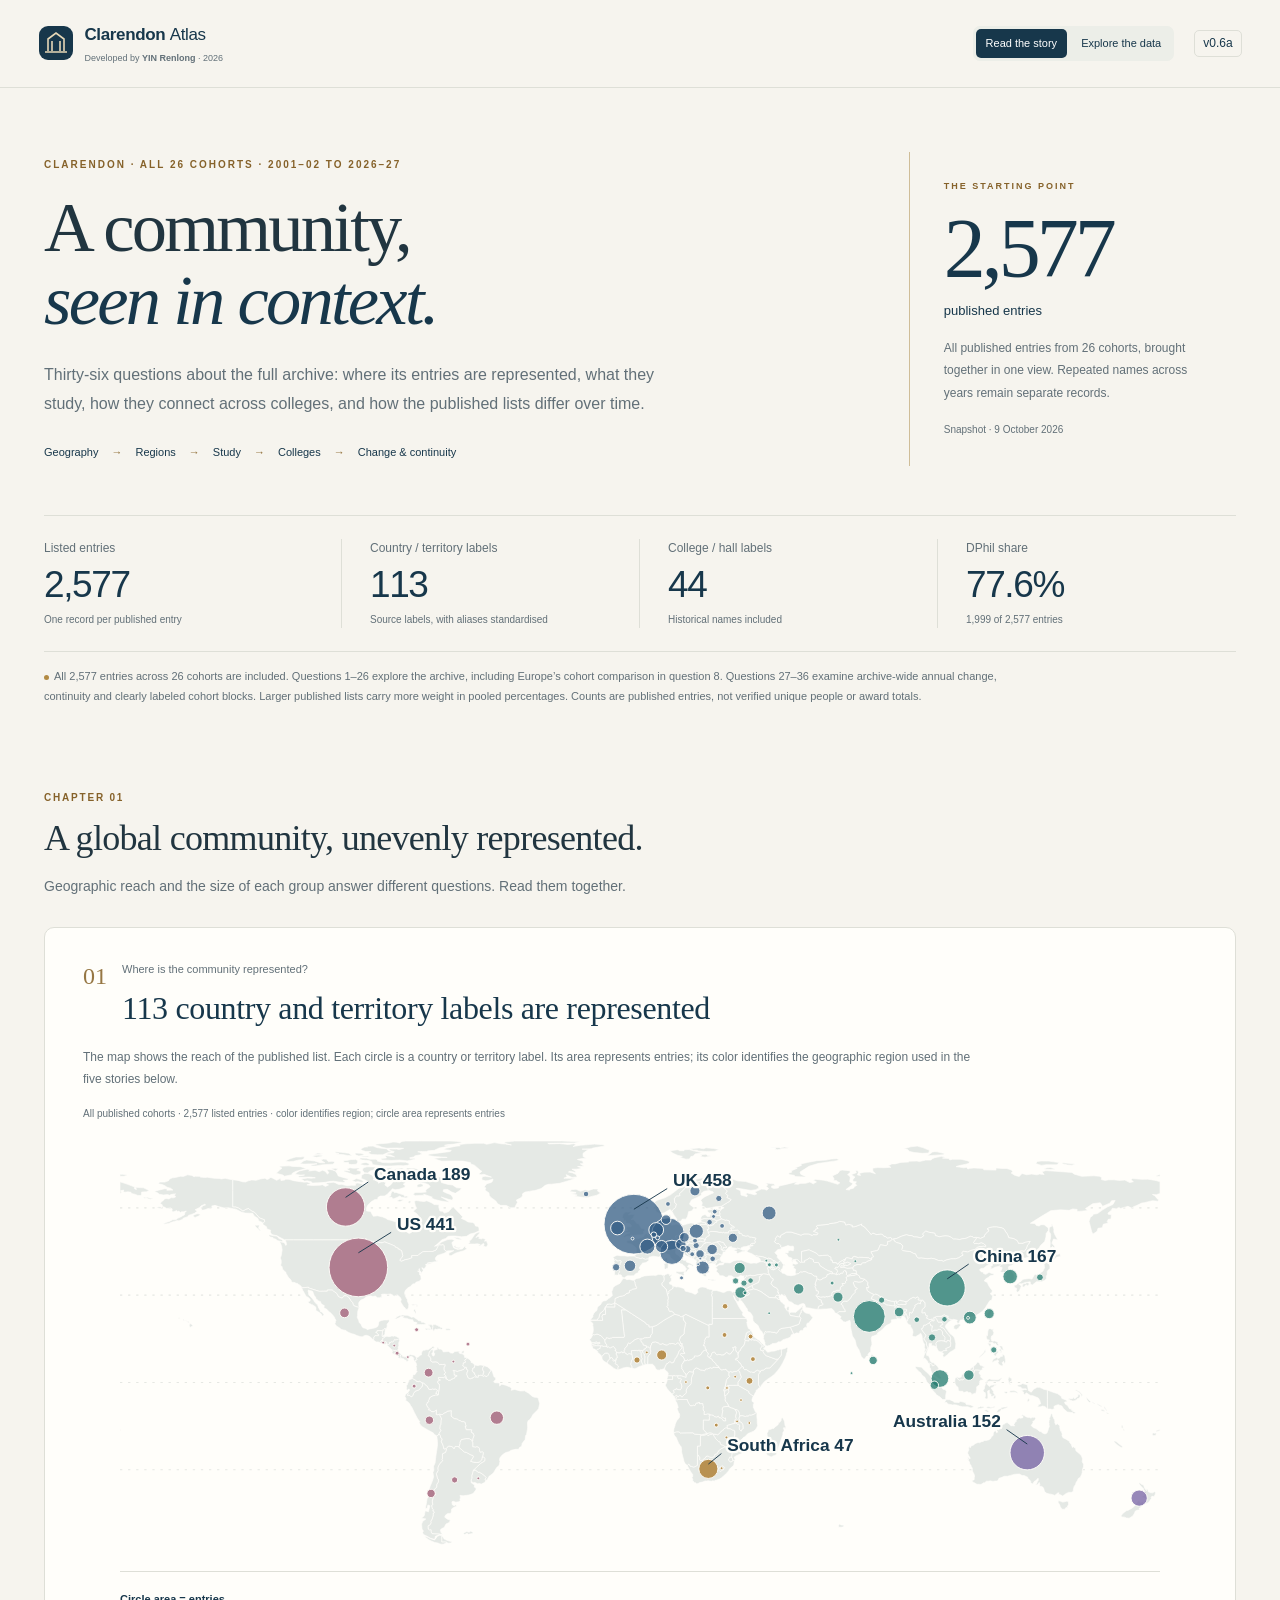
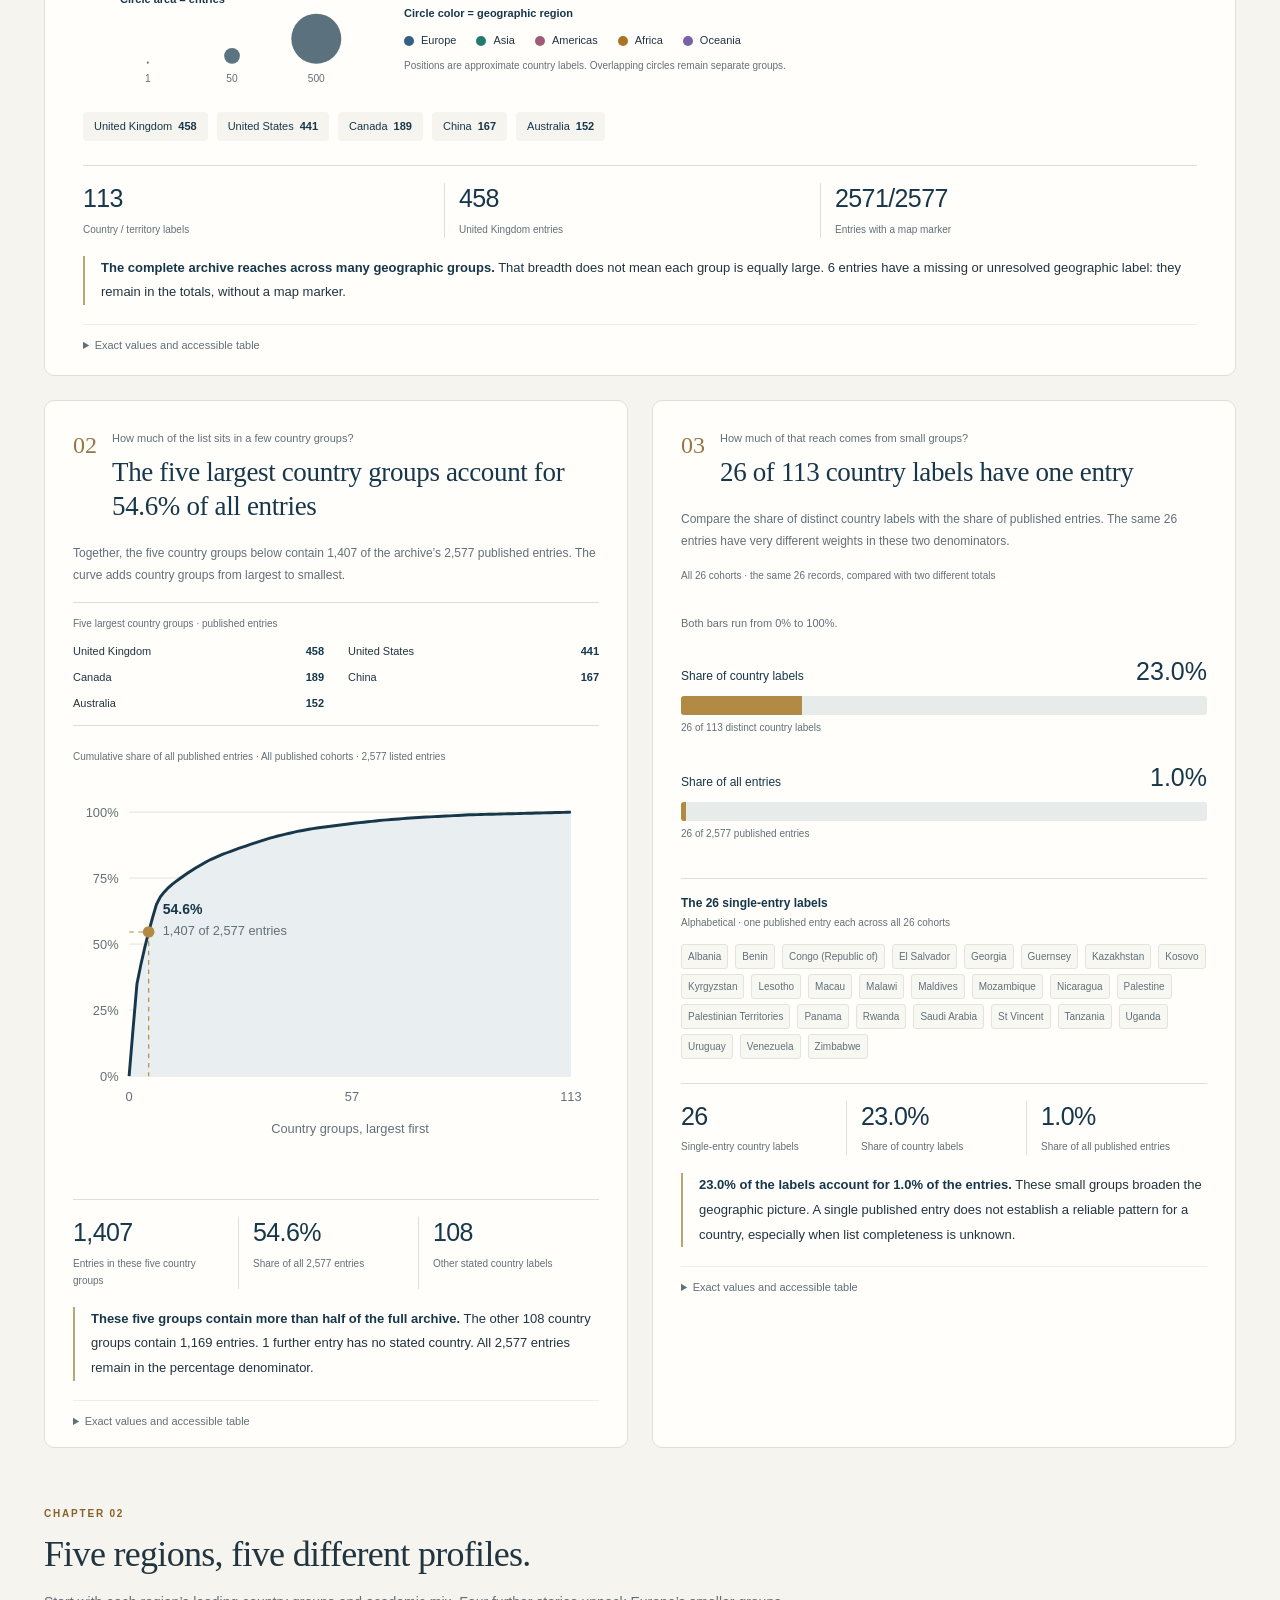
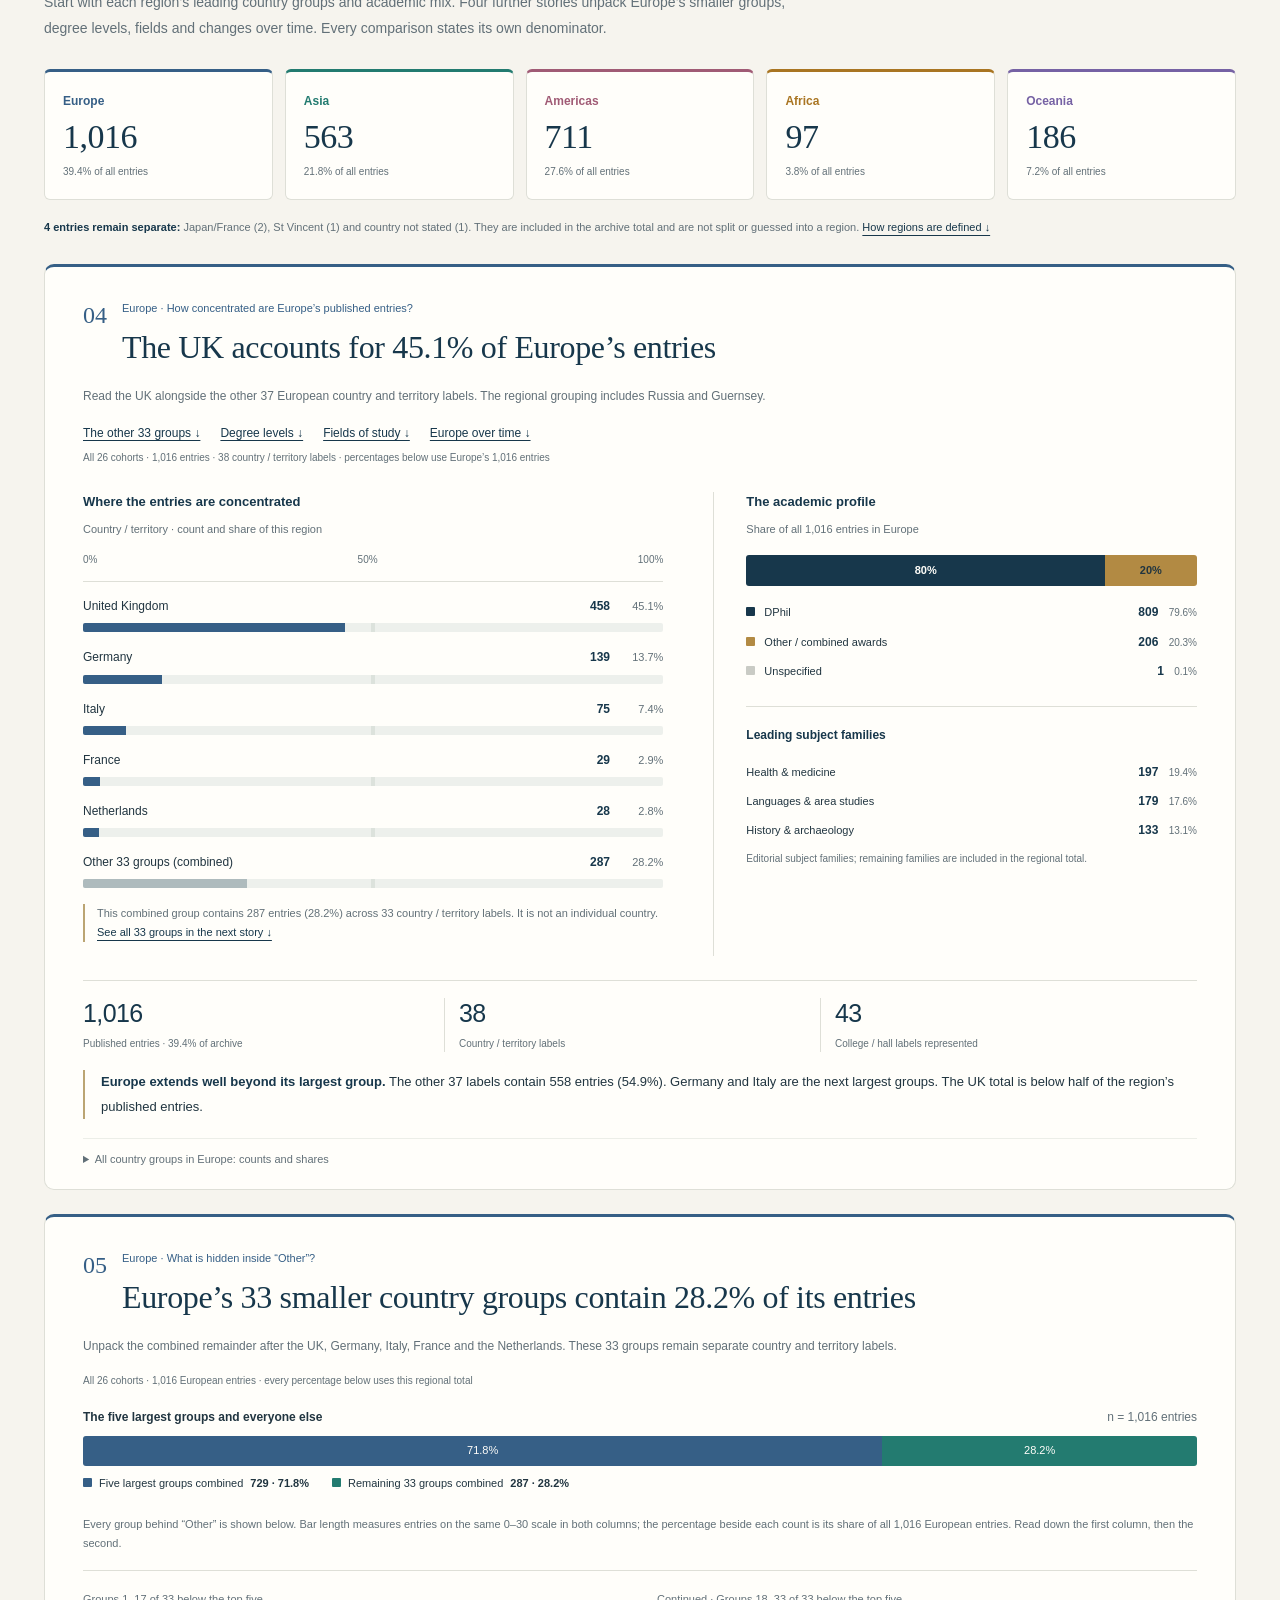
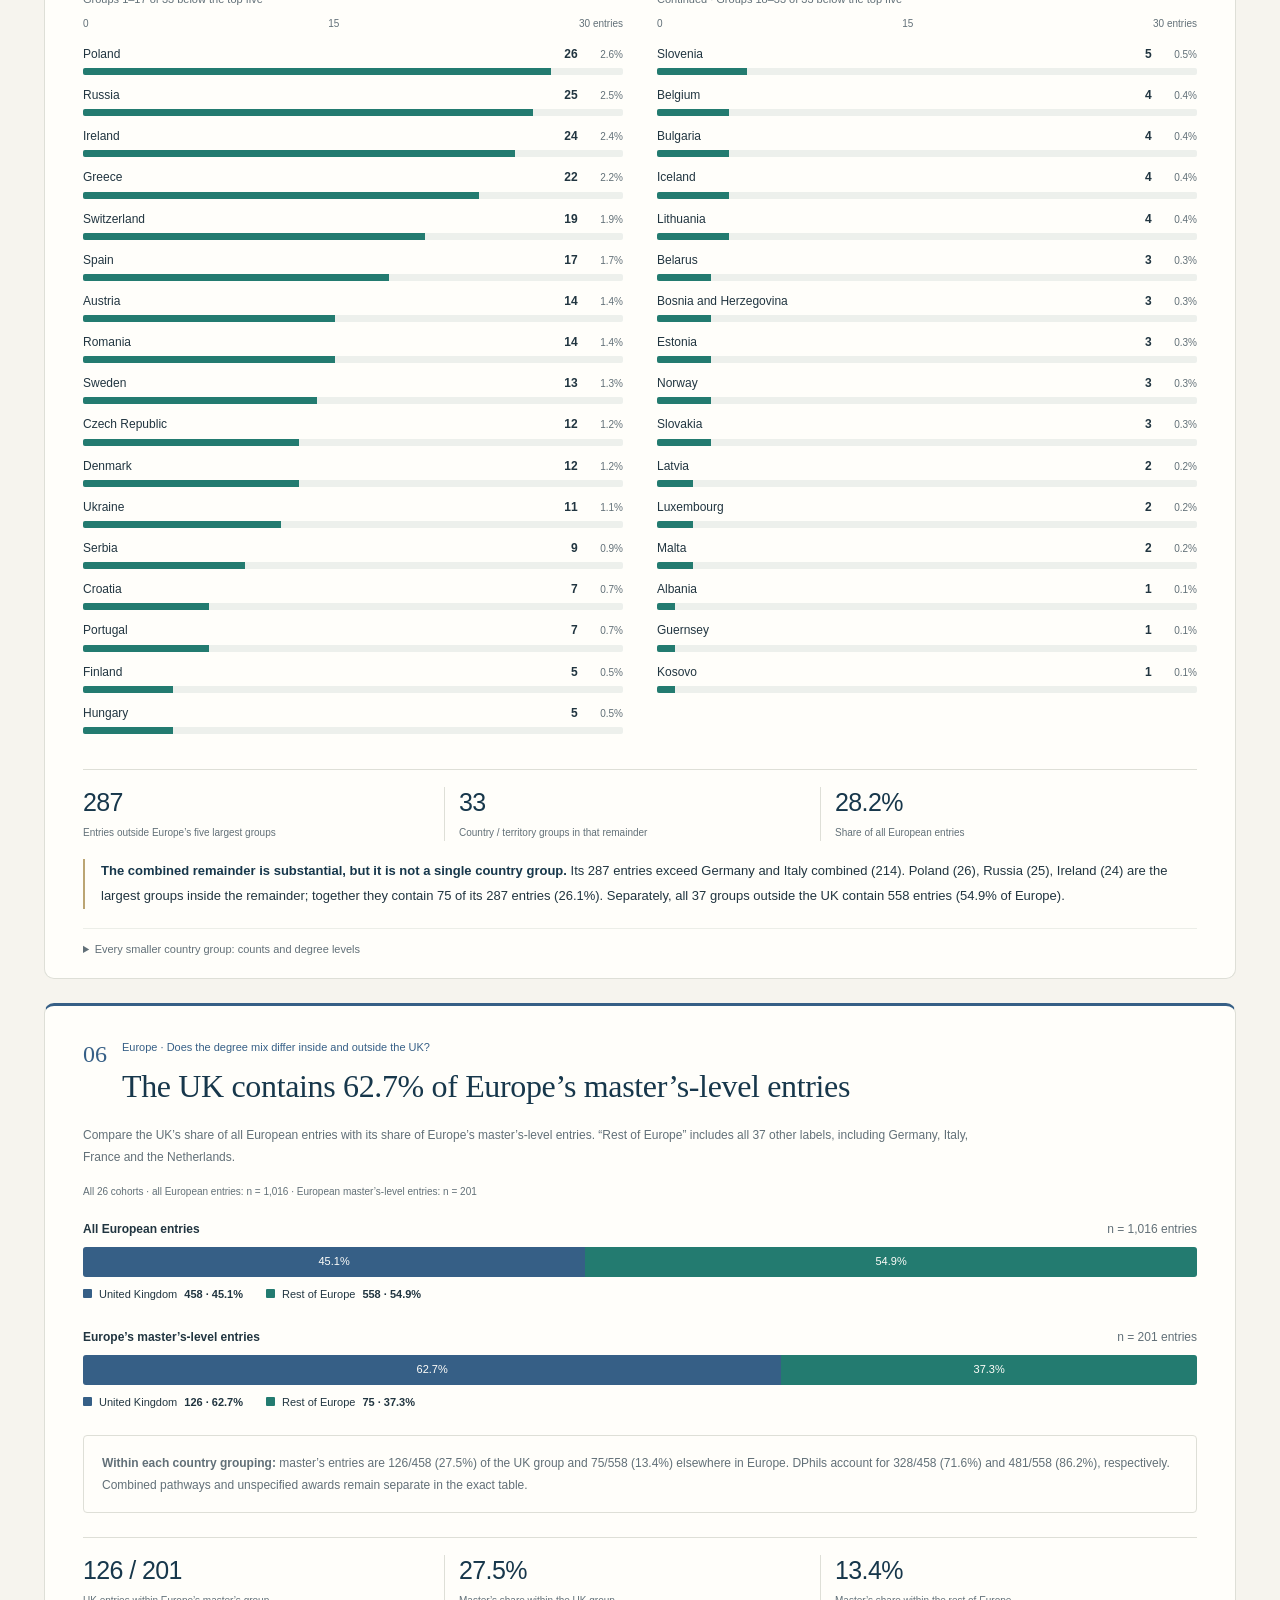
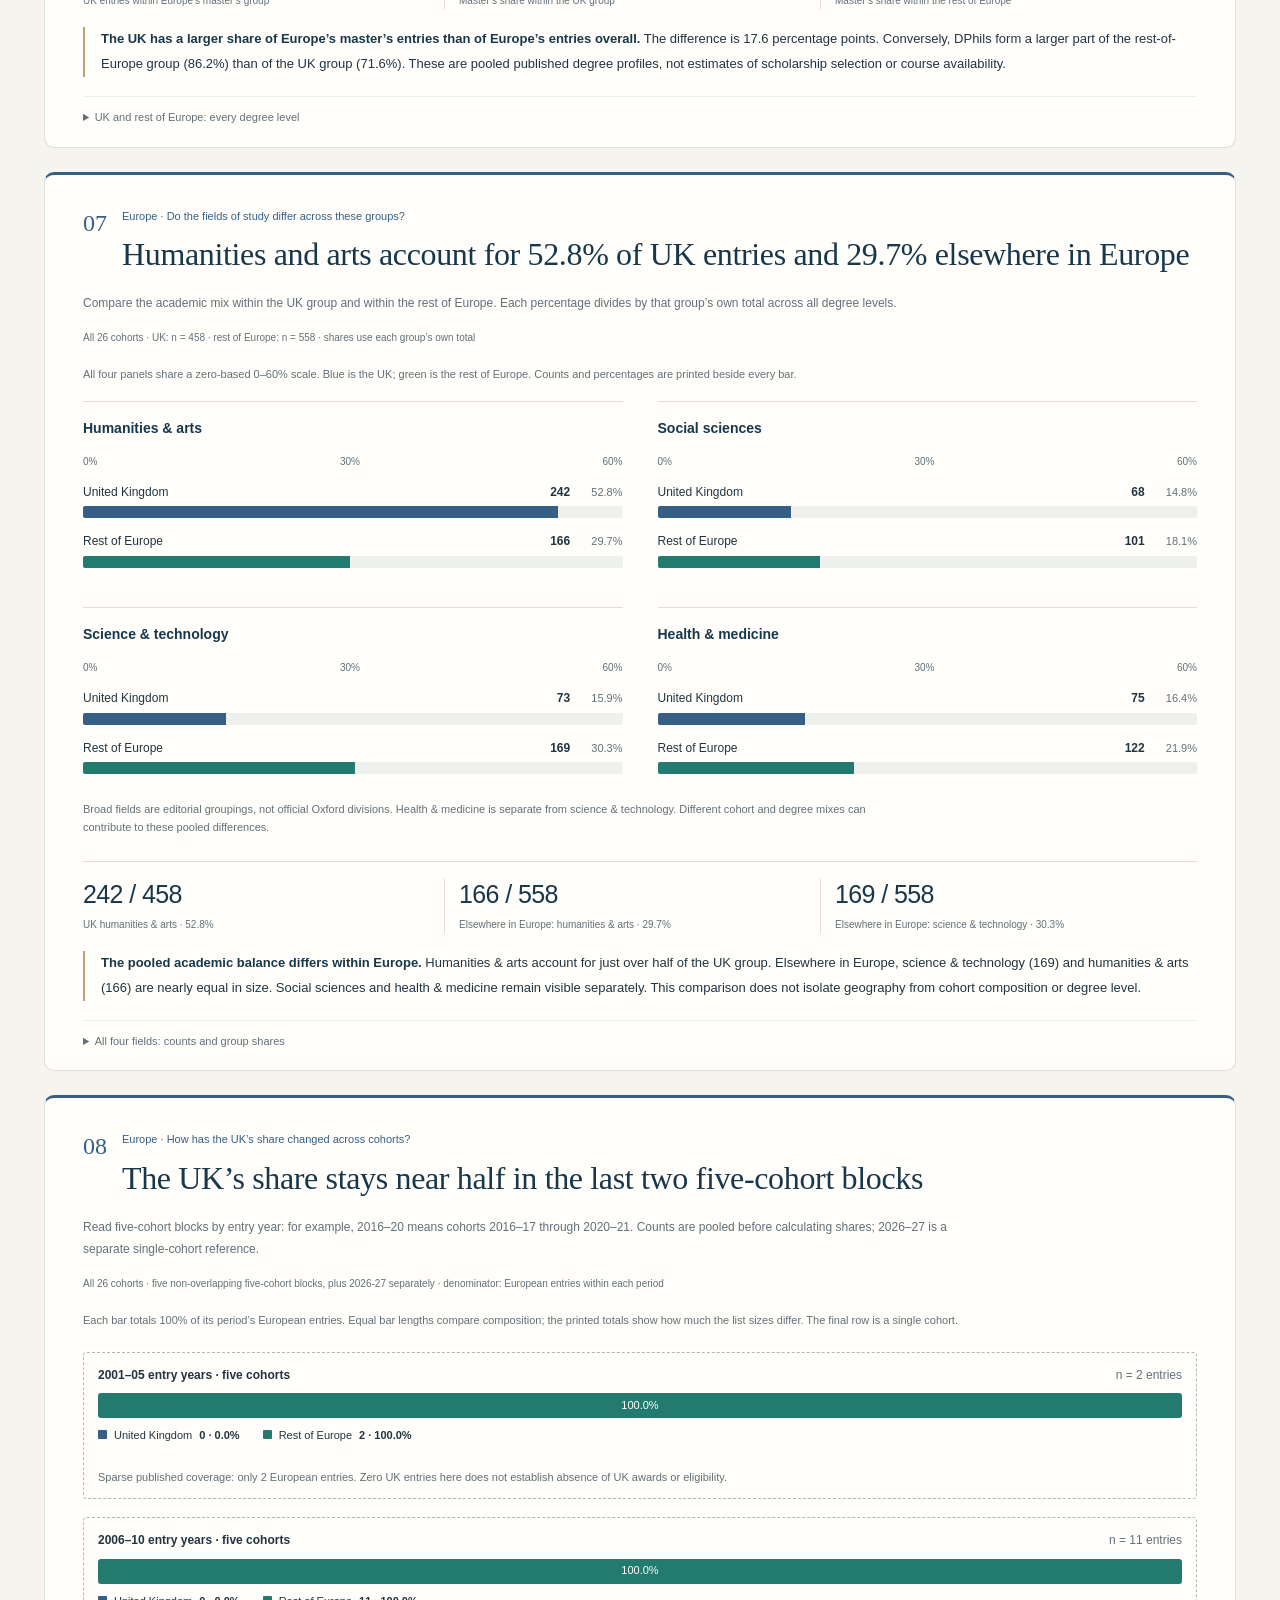
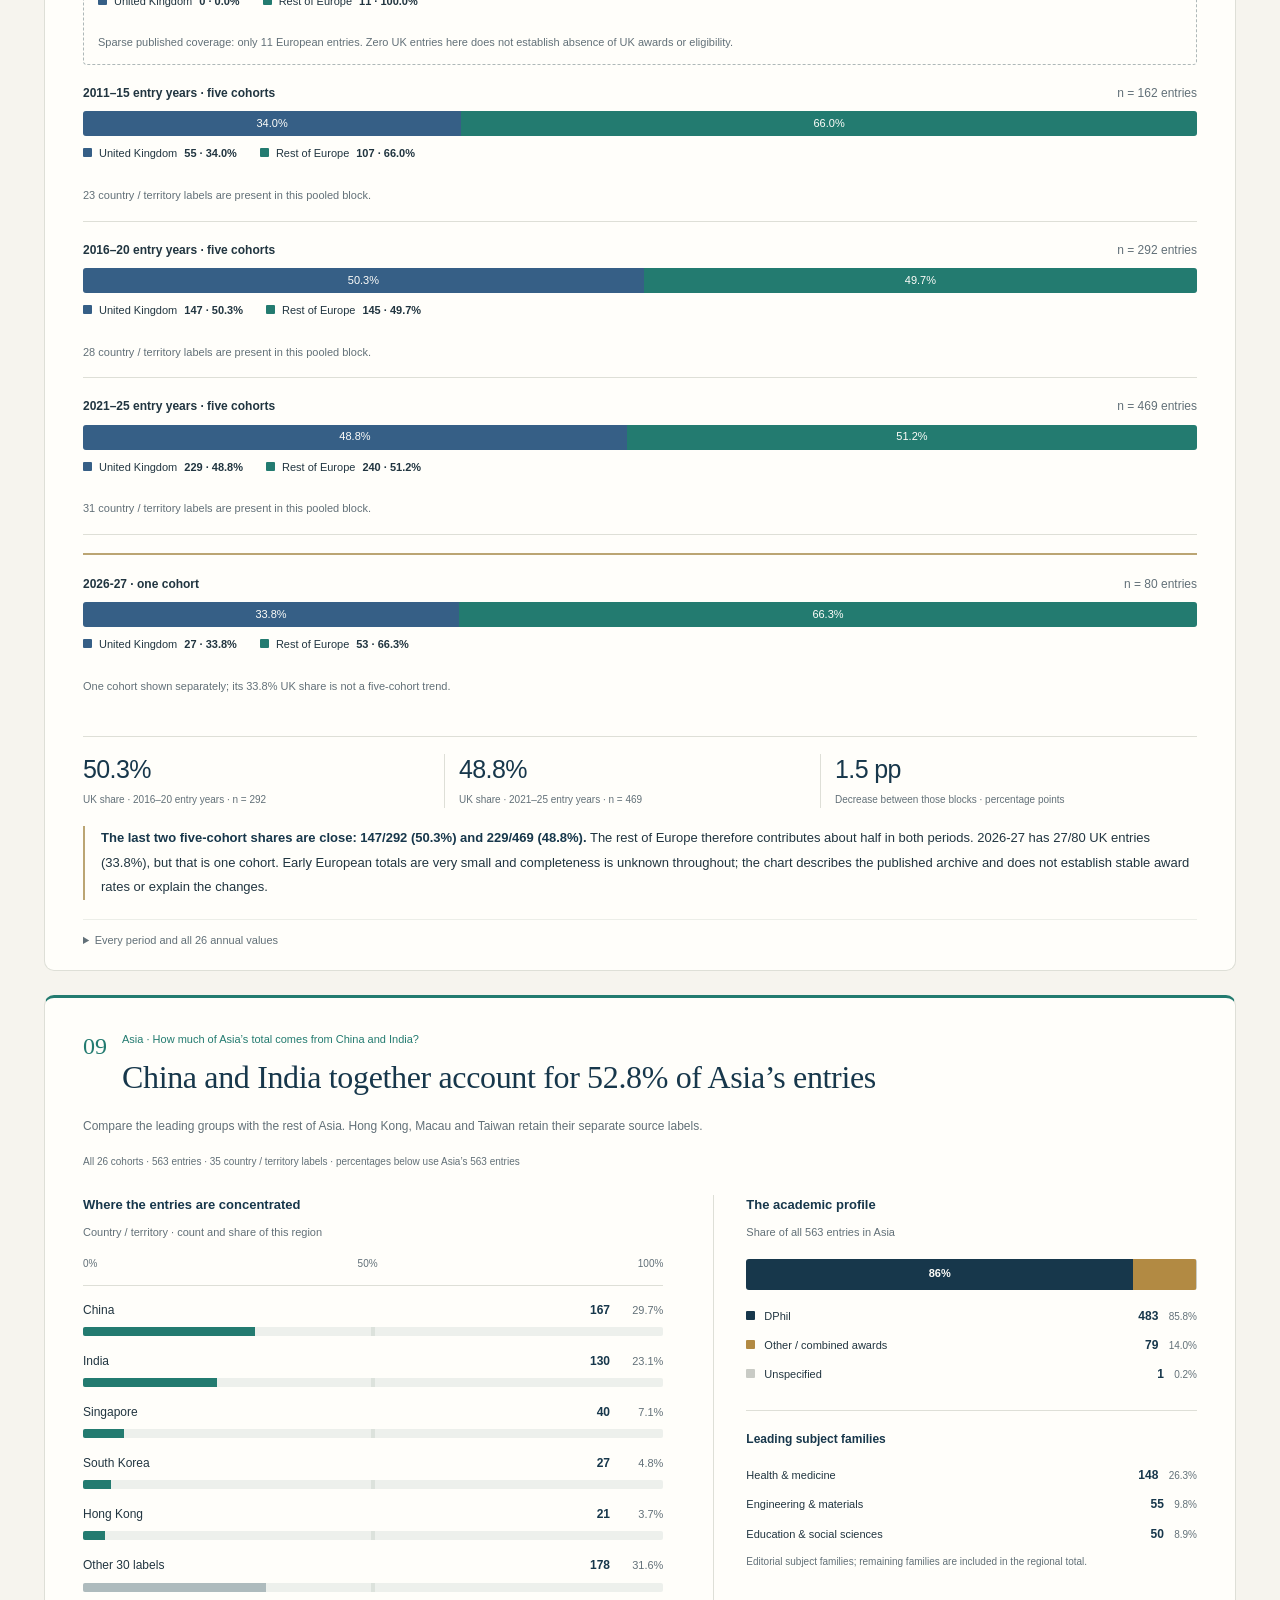
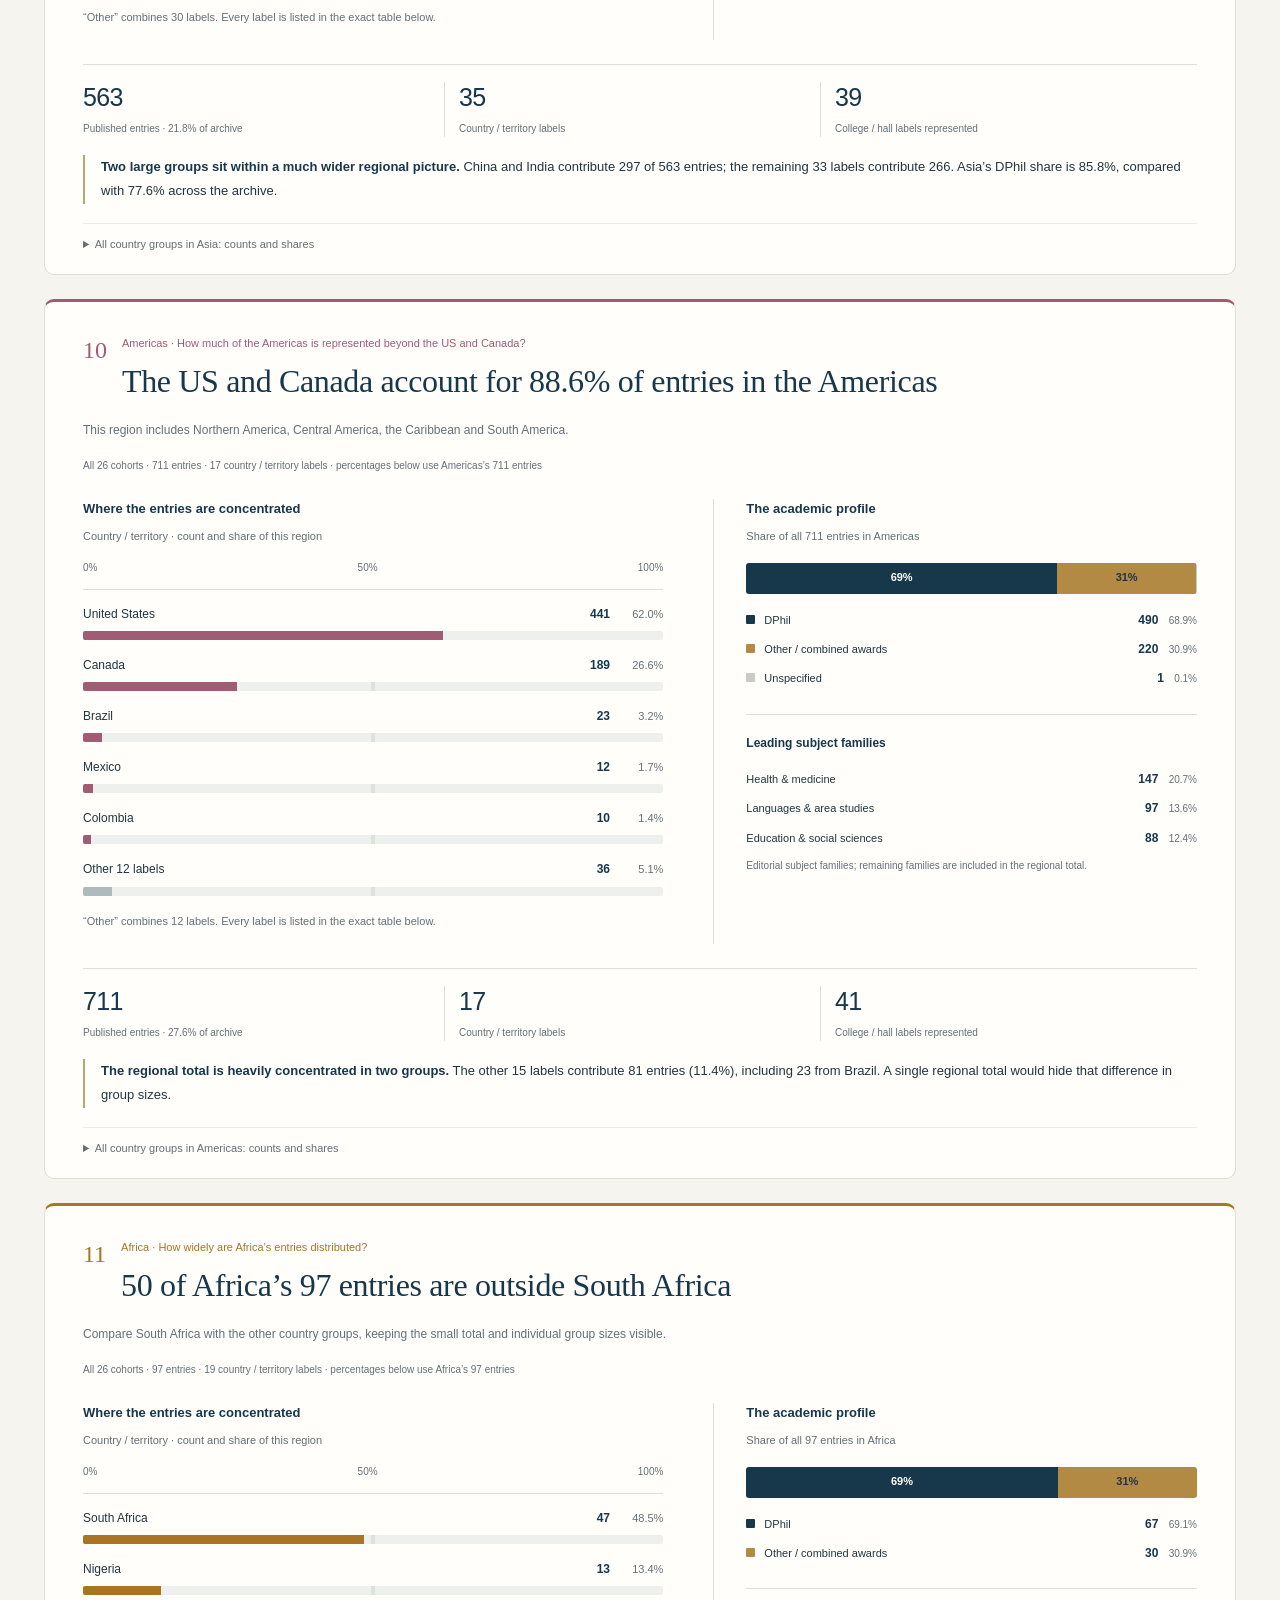
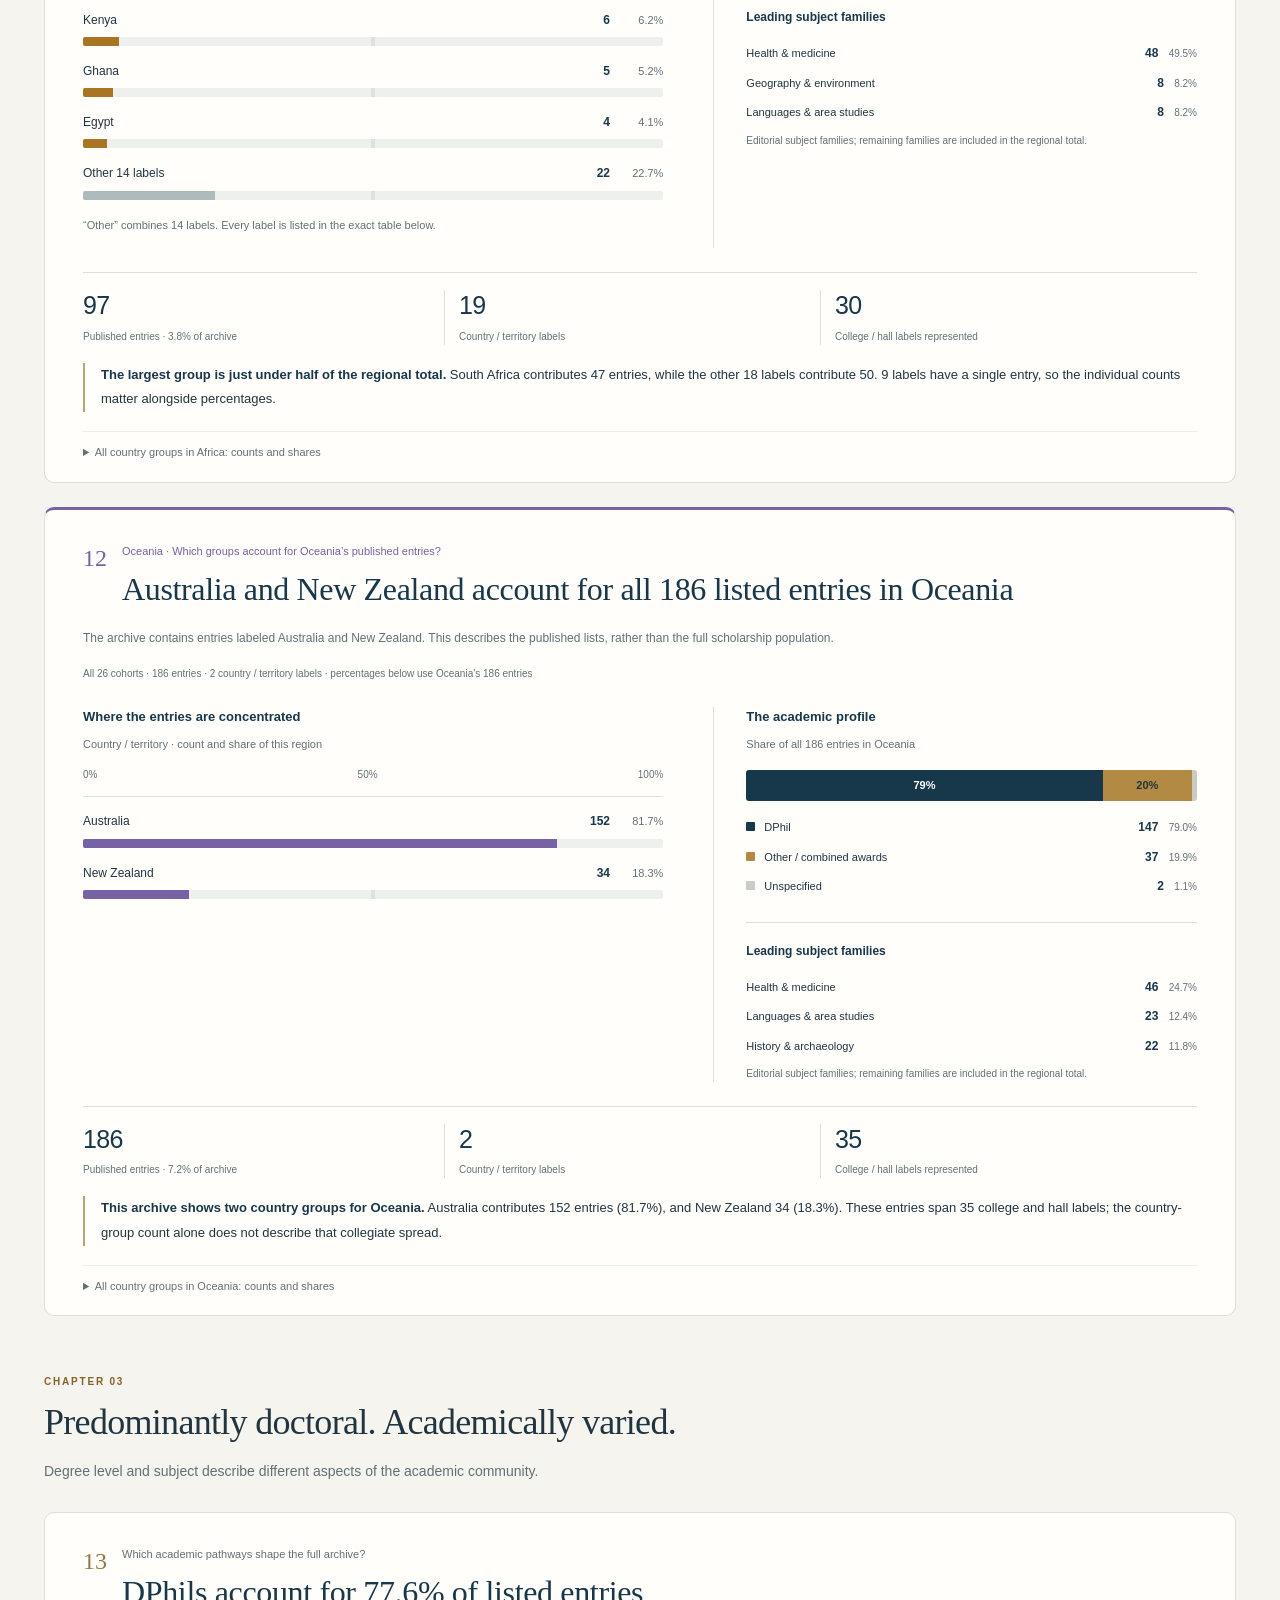
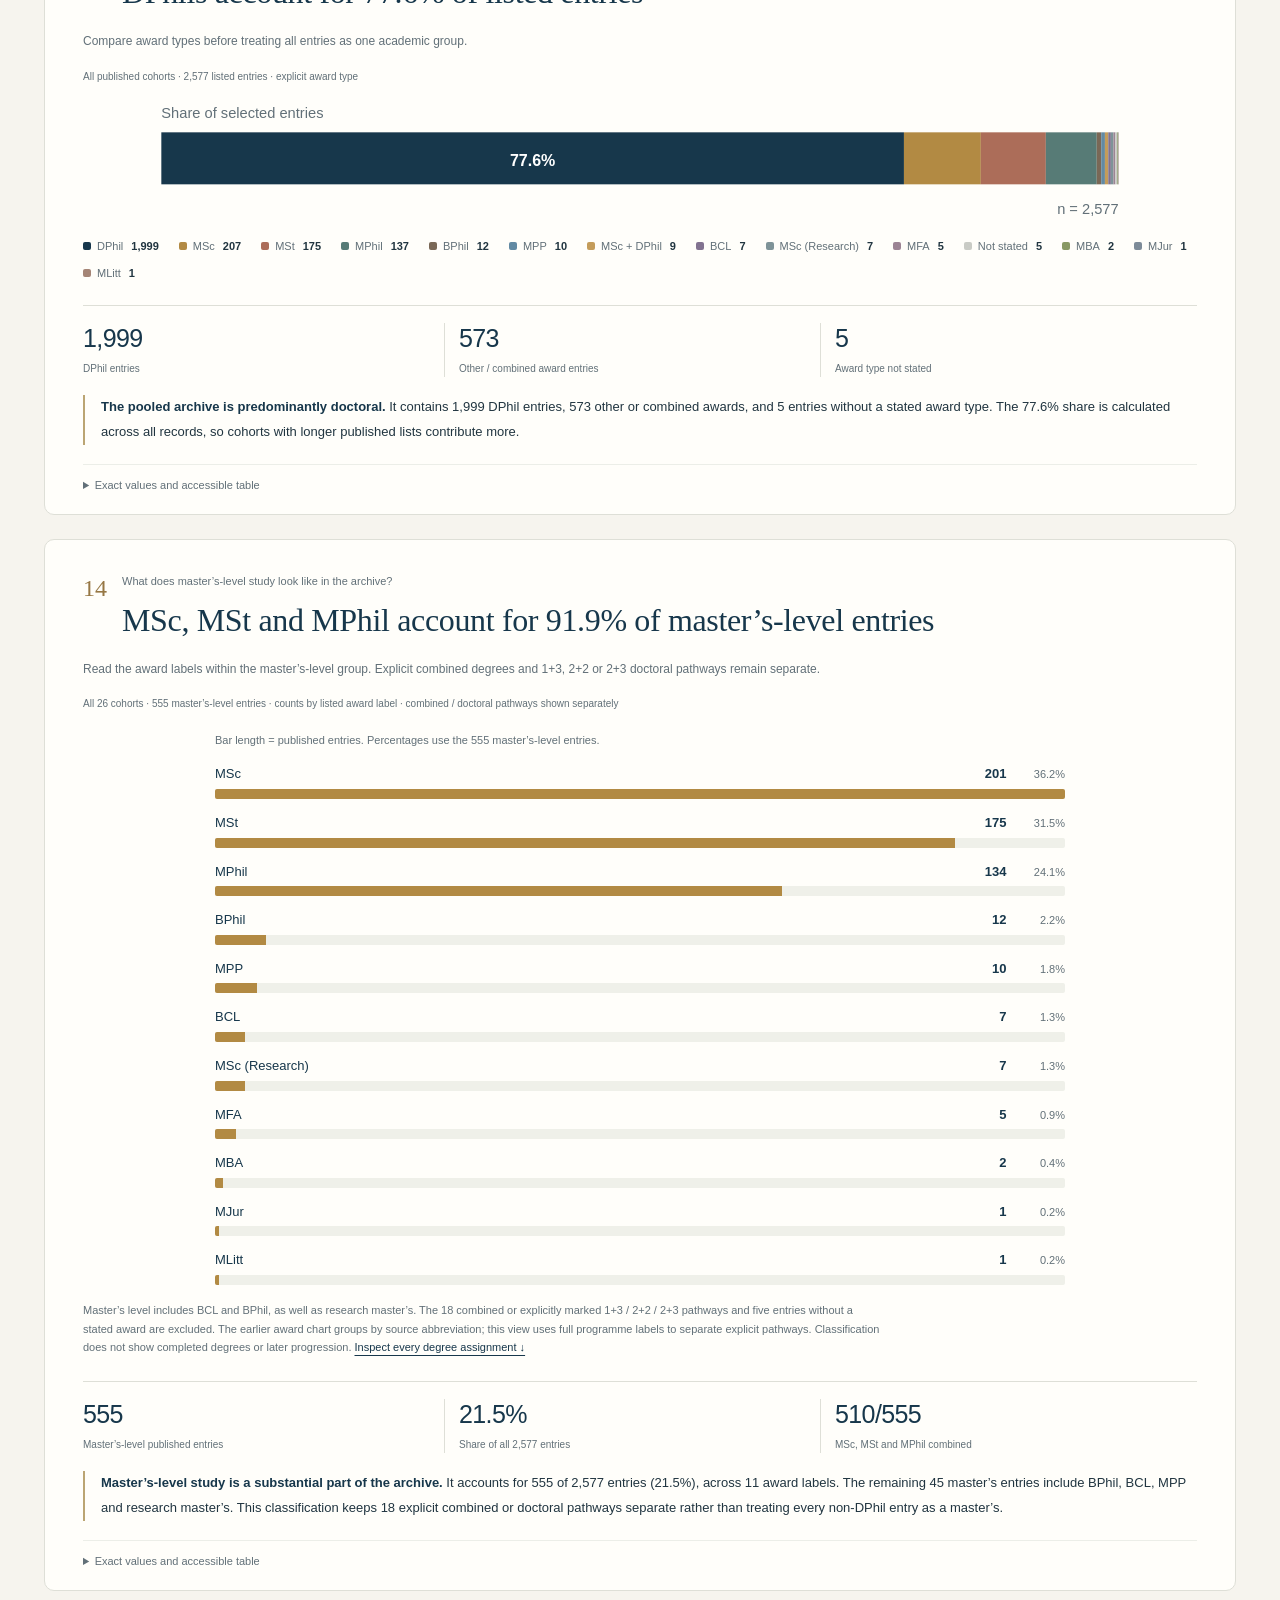
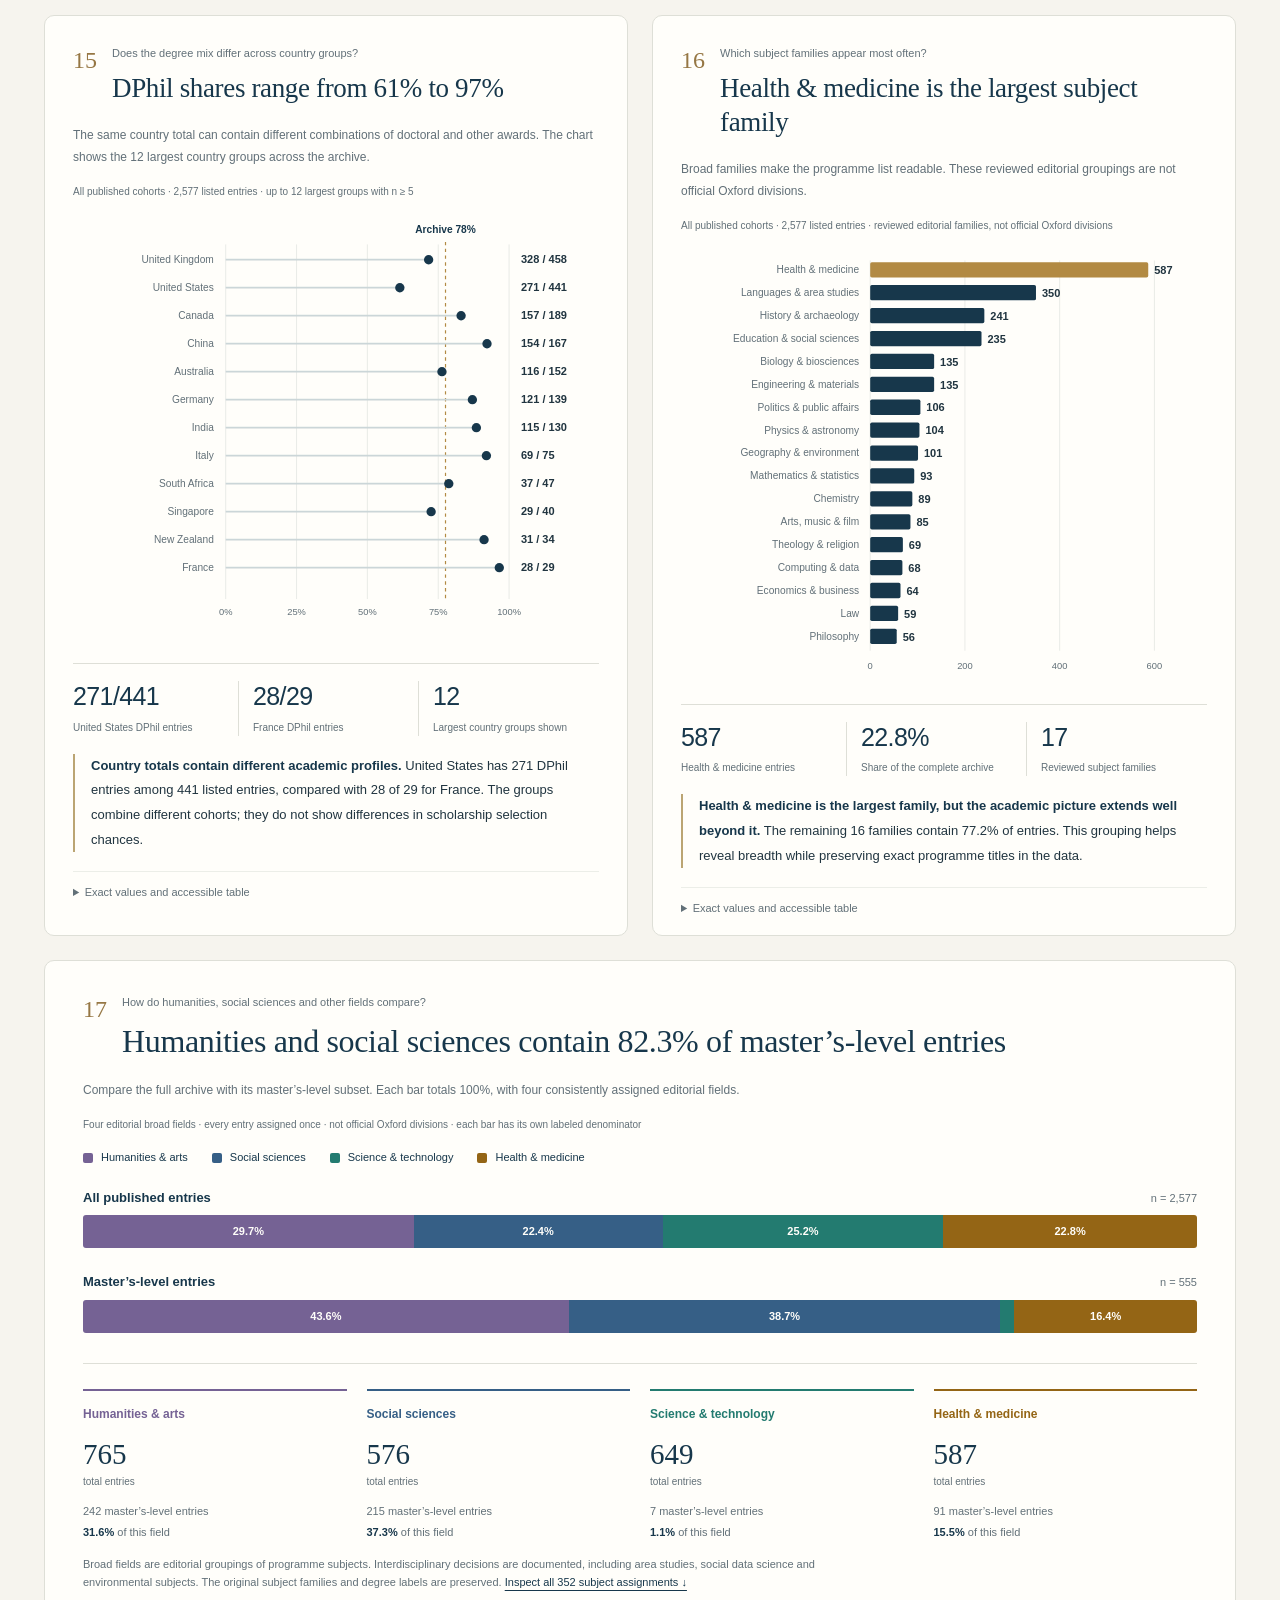
<file: index.html>
<!doctype html>
<html lang="en">
<head>
  <meta charset="utf-8"><meta name="viewport" content="width=device-width, initial-scale=1">
  <meta name="theme-color" content="#17374b">
  <meta name="description" content="Thirty-six questions about the published Clarendon scholar lists. A scrolling visual story of geography, study and college connections, developed by YIN Renlong.">
  <title>Clarendon Atlas · The story in thirty-six questions</title>
  <link rel="icon" href="assets/favicon.svg" type="image/svg+xml">
  <link rel="stylesheet" href="assets/css/styles.css"><link rel="stylesheet" href="assets/css/story.css"><link rel="stylesheet" href="assets/css/story-navigation.css"><link rel="stylesheet" href="assets/css/story-europe.css">
  <script defer src="assets/js/classifications.js"></script><script defer src="assets/js/data.js"></script><script defer src="assets/js/geography.js"></script><script defer src="assets/js/regions.js"></script><script defer src="assets/js/core.js"></script><script defer src="assets/js/main.js"></script><script defer src="assets/js/story.js"></script><script defer src="assets/js/story-regions.js"></script><script defer src="assets/js/story-europe.js"></script><script defer src="assets/js/story-time.js"></script><script defer src="assets/js/story-academics.js"></script><script defer src="assets/js/story-subjects.js"></script><script defer src="assets/js/story-navigation.js"></script><script defer src="assets/js/story-reveal.js"></script>
</head>
<body class="story-page" data-mode="story">
<a href="#main" class="skip-link">Skip to the story</a>
<div class="story-header-slot" id="story-header-slot">
<header class="story-site-header" id="story-header">
  <div class="story-header-inner shell">
    <div class="wordmark"><a class="brand-home" href="index.html" aria-label="Clarendon Atlas home"><svg viewBox="0 0 36 36" width="36" height="36" aria-hidden="true"><rect x="1" y="1" width="34" height="34" rx="9" fill="#17374b"/><path d="M10 26V14l8-6 8 6v12M14 26V16m8 10V16M7 27h22" fill="none" stroke="#e6d8b7" stroke-width="1.6"/></svg></a><span class="brand-copy"><a class="brand-title" href="index.html">Clarendon <strong>Atlas</strong></a><small>Developed by <a class="author-link" href="https://www.yin.roma.it/">YIN Renlong</a> · 2026</small></span></div>
    <div class="masthead-right"><nav class="mode-nav" aria-label="Display mode"><a href="index.html" aria-current="page">Read the story</a><a href="explore.html">Explore the data</a></nav><span class="version">v0.6a</span></div>
    <nav class="chapter-nav" id="story-navigation" aria-label="Story chapters" hidden><div class="chapter-location">Reading <strong id="reading-chapter">Geography</strong></div><div class="chapter-links"><a href="#reach" aria-current="location"><span>01</span>Geography</a><a href="#regions"><span>02</span>Regions</a><a href="#study"><span>03</span>Study</a><a href="#colleges"><span>04</span>Colleges</a><a href="#over-time"><span>05</span>Over time</a><a href="#sources"><span>06</span>Sources</a></div></nav>
  </div>
  <div class="chapter-progress" aria-hidden="true" hidden><span id="reading-progress"></span></div>
</header>
</div>
<main id="main"><div class="shell story-opening">
  <section class="story-hero" aria-labelledby="page-title"><div class="story-hero-copy"><p class="eyebrow">Clarendon · All 26 cohorts · 2001–02 to 2026–27</p><h1 id="page-title">A community,<br><em>seen in context.</em></h1><p class="story-deck">Thirty-six questions about the full archive: where its entries are represented, what they study, how they connect across colleges, and how the published lists differ over time.</p><p class="story-route">Geography <span>→</span> Regions <span>→</span> Study <span>→</span> Colleges <span>→</span> Change &amp; continuity</p></div><aside class="hero-finding"><span class="eyebrow">The starting point</span><strong id="hero-total">2,577</strong><span class="hero-finding-label">published entries</span><p>All published entries from 26 cohorts, brought together in one view. Repeated names across years remain separate records.</p><small>Snapshot · 9 October 2026</small></aside></section>
  <section class="kpis story-kpis" aria-label="The complete archive at a glance"><div class="kpi"><span>Listed entries</span><strong id="story-n">2,577</strong><small>One record per published entry</small></div><div class="kpi"><span>Country / territory labels</span><strong id="story-countries">113</strong><small>Source labels, with aliases standardised</small></div><div class="kpi"><span>College / hall labels</span><strong id="story-colleges">44</strong><small>Historical names included</small></div><div class="kpi"><span>DPhil share</span><strong id="story-dphil">77.6%</strong><small id="story-dphil-note">1,999 of 2,577 entries</small></div></section>
  <p class="story-scope"><span class="note-dot" aria-hidden="true"></span>All 2,577 entries across 26 cohorts are included. Questions 1–26 explore the archive, including Europe’s cohort comparison in question 8. Questions 27–36 examine archive-wide annual change, continuity and clearly labeled cohort blocks. Larger published lists carry more weight in pooled percentages. Counts are published entries, not verified unique people or award totals.</p>
</div><div class="shell story-body">
  <noscript><p class="noscript">JavaScript is needed to display the charts. You can <a href="assets/data/clarendon-scholars-clean.csv">download the complete dataset</a> or use the source notes below.</p></noscript>
<section id="reach" class="story-chapter" aria-labelledby="chapter-reach"><header class="chapter-heading"><p class="eyebrow">Chapter 01</p><h2 id="chapter-reach">A global community, unevenly represented.</h2><p>Geographic reach and the size of each group answer different questions. Read them together.</p></header><div class="story-grid"><article class="story-question wide" id="question-map" aria-labelledby="map-title">
      <div class="question-heading"><span class="question-number">01</span><div><p class="story-prompt">Where is the community represented?</p><h3 id="map-title"></h3></div></div>
      <p class="question-intro">The map shows the reach of the published list. Each circle is a country or territory label. Its area represents entries; its color identifies the geographic region used in the five stories below.</p>
      <figure class="story-figure"><figcaption id="map-meta" class="chart-meta"></figcaption><div id="chart-map" class="chart"></div><div id="map-key" class="map-key"></div></figure>
      <dl class="story-facts" id="facts-map"></dl>
      <p class="takeaway" id="map-takeaway"></p>
      <details class="chart-data"><summary>Exact values and accessible table</summary><div class="table-scroll" id="table-map"></div></details>
    </article><article class="story-question " id="question-concentration" aria-labelledby="concentration-title">
      <div class="question-heading"><span class="question-number">02</span><div><p class="story-prompt">How much of the list sits in a few country groups?</p><h3 id="concentration-title"></h3></div></div>
      <p class="question-intro" id="concentration-intro">The curve adds country groups from largest to smallest and shows their combined share of all published entries.</p>
      <div class="concentration-members"><p>Five largest country groups · published entries</p><ul id="concentration-countries"></ul></div>
      <figure class="story-figure"><figcaption id="concentration-meta" class="chart-meta"></figcaption><div id="chart-concentration" class="chart"></div></figure>
      <dl class="story-facts" id="facts-concentration"></dl>
      <p class="takeaway" id="concentration-takeaway"></p>
      <details class="chart-data"><summary>Exact values and accessible table</summary><div class="table-scroll" id="table-concentration"></div></details>
    </article><article class="story-question " id="question-long-tail" aria-labelledby="long-tail-title">
      <div class="question-heading"><span class="question-number">03</span><div><p class="story-prompt">How much of that reach comes from small groups?</p><h3 id="long-tail-title"></h3></div></div>
      <p class="question-intro">Compare the share of distinct country labels with the share of published entries. The same 26 entries have very different weights in these two denominators.</p>
      <figure class="story-figure"><figcaption id="long-tail-meta" class="chart-meta"></figcaption><div id="chart-long-tail" class="chart"></div></figure>
      <dl class="story-facts" id="facts-long-tail"></dl>
      <p class="takeaway" id="long-tail-takeaway"></p>
      <details class="chart-data"><summary>Exact values and accessible table</summary><div class="table-scroll" id="table-long-tail"></div></details>
    </article></div></section>
<section id="regions" class="story-chapter" aria-labelledby="chapter-regions"><header class="chapter-heading"><p class="eyebrow">Chapter 02</p><h2 id="chapter-regions">Five regions, five different profiles.</h2><p>Start with each region’s leading country groups and academic mix. Four further stories unpack Europe’s smaller groups, degree levels, fields and changes over time. Every comparison states its own denominator.</p></header><div id="region-overview" class="region-overview" aria-label="Regional totals"></div><p id="region-unresolved" class="region-unresolved"></p><div class="story-grid"><article class="story-question wide region-question" id="question-europe" aria-labelledby="europe-title">
<div class="question-heading"><span class="question-number">04</span><div><p class="story-prompt">Europe · How concentrated are Europe’s published entries?</p><h3 id="europe-title"></h3></div></div>
<p class="question-intro">Read the UK alongside the other 37 European country and territory labels. The regional grouping includes Russia and Guernsey.</p><nav class="europe-links" aria-label="Inside Europe"><a href="#question-europe-beyond-five">The other 33 groups ↓</a><a href="#question-europe-degrees">Degree levels ↓</a><a href="#question-europe-fields">Fields of study ↓</a><a href="#question-europe-time">Europe over time ↓</a></nav><figure class="story-figure"><figcaption class="chart-meta" id="europe-meta"></figcaption><div id="chart-europe" class="region-visual"></div></figure>
<dl class="story-facts" id="facts-europe"></dl><p class="takeaway" id="europe-takeaway"></p><details class="chart-data"><summary>All country groups in Europe: counts and shares</summary><div class="table-scroll" id="table-europe"></div></details></article><article class="story-question wide region-question europe-detail" id="question-europe-beyond-five" aria-labelledby="europe-beyond-five-title">
<div class="question-heading"><span class="question-number">05</span><div><p class="story-prompt">Europe · What is hidden inside “Other”?</p><h3 id="europe-beyond-five-title"></h3></div></div>
<p class="question-intro">Unpack the combined remainder after the UK, Germany, Italy, France and the Netherlands. These 33 groups remain separate country and territory labels.</p><figure class="story-figure"><figcaption class="chart-meta" id="europe-beyond-five-meta"></figcaption><div id="chart-europe-beyond-five"></div></figure>
<dl class="story-facts" id="facts-europe-beyond-five"></dl><p class="takeaway" id="europe-beyond-five-takeaway"></p><details class="chart-data"><summary>Every smaller country group: counts and degree levels</summary><div class="table-scroll" id="table-europe-beyond-five"></div></details></article>
<article class="story-question wide region-question europe-detail" id="question-europe-degrees" aria-labelledby="europe-degrees-title">
<div class="question-heading"><span class="question-number">06</span><div><p class="story-prompt">Europe · Does the degree mix differ inside and outside the UK?</p><h3 id="europe-degrees-title"></h3></div></div>
<p class="question-intro">Compare the UK’s share of all European entries with its share of Europe’s master’s-level entries. “Rest of Europe” includes all 37 other labels, including Germany, Italy, France and the Netherlands.</p><figure class="story-figure"><figcaption class="chart-meta" id="europe-degrees-meta"></figcaption><div id="chart-europe-degrees"></div></figure>
<dl class="story-facts" id="facts-europe-degrees"></dl><p class="takeaway" id="europe-degrees-takeaway"></p><details class="chart-data"><summary>UK and rest of Europe: every degree level</summary><div class="table-scroll" id="table-europe-degrees"></div></details></article>
<article class="story-question wide region-question europe-detail" id="question-europe-fields" aria-labelledby="europe-fields-title">
<div class="question-heading"><span class="question-number">07</span><div><p class="story-prompt">Europe · Do the fields of study differ across these groups?</p><h3 id="europe-fields-title"></h3></div></div>
<p class="question-intro">Compare the academic mix within the UK group and within the rest of Europe. Each percentage divides by that group’s own total across all degree levels.</p><figure class="story-figure"><figcaption class="chart-meta" id="europe-fields-meta"></figcaption><div id="chart-europe-fields"></div></figure>
<dl class="story-facts" id="facts-europe-fields"></dl><p class="takeaway" id="europe-fields-takeaway"></p><details class="chart-data"><summary>All four fields: counts and group shares</summary><div class="table-scroll" id="table-europe-fields"></div></details></article>
<article class="story-question wide region-question europe-detail" id="question-europe-time" aria-labelledby="europe-time-title">
<div class="question-heading"><span class="question-number">08</span><div><p class="story-prompt">Europe · How has the UK’s share changed across cohorts?</p><h3 id="europe-time-title"></h3></div></div>
<p class="question-intro">Read five-cohort blocks by entry year: for example, 2016–20 means cohorts 2016–17 through 2020–21. Counts are pooled before calculating shares; 2026–27 is a separate single-cohort reference.</p><figure class="story-figure"><figcaption class="chart-meta" id="europe-time-meta"></figcaption><div id="chart-europe-time"></div></figure>
<dl class="story-facts" id="facts-europe-time"></dl><p class="takeaway" id="europe-time-takeaway"></p><details class="chart-data"><summary>Every period and all 26 annual values</summary><div class="table-scroll" id="table-europe-time"></div></details></article>
<article class="story-question wide region-question" id="question-asia" aria-labelledby="asia-title">
<div class="question-heading"><span class="question-number">09</span><div><p class="story-prompt">Asia · How much of Asia’s total comes from China and India?</p><h3 id="asia-title"></h3></div></div>
<p class="question-intro">Compare the leading groups with the rest of Asia. Hong Kong, Macau and Taiwan retain their separate source labels.</p><figure class="story-figure"><figcaption class="chart-meta" id="asia-meta"></figcaption><div id="chart-asia" class="region-visual"></div></figure>
<dl class="story-facts" id="facts-asia"></dl><p class="takeaway" id="asia-takeaway"></p><details class="chart-data"><summary>All country groups in Asia: counts and shares</summary><div class="table-scroll" id="table-asia"></div></details></article><article class="story-question wide region-question" id="question-americas" aria-labelledby="americas-title">
<div class="question-heading"><span class="question-number">10</span><div><p class="story-prompt">Americas · How much of the Americas is represented beyond the US and Canada?</p><h3 id="americas-title"></h3></div></div>
<p class="question-intro">This region includes Northern America, Central America, the Caribbean and South America.</p><figure class="story-figure"><figcaption class="chart-meta" id="americas-meta"></figcaption><div id="chart-americas" class="region-visual"></div></figure>
<dl class="story-facts" id="facts-americas"></dl><p class="takeaway" id="americas-takeaway"></p><details class="chart-data"><summary>All country groups in Americas: counts and shares</summary><div class="table-scroll" id="table-americas"></div></details></article><article class="story-question wide region-question" id="question-africa" aria-labelledby="africa-title">
<div class="question-heading"><span class="question-number">11</span><div><p class="story-prompt">Africa · How widely are Africa’s entries distributed?</p><h3 id="africa-title"></h3></div></div>
<p class="question-intro">Compare South Africa with the other country groups, keeping the small total and individual group sizes visible.</p><figure class="story-figure"><figcaption class="chart-meta" id="africa-meta"></figcaption><div id="chart-africa" class="region-visual"></div></figure>
<dl class="story-facts" id="facts-africa"></dl><p class="takeaway" id="africa-takeaway"></p><details class="chart-data"><summary>All country groups in Africa: counts and shares</summary><div class="table-scroll" id="table-africa"></div></details></article><article class="story-question wide region-question" id="question-oceania" aria-labelledby="oceania-title">
<div class="question-heading"><span class="question-number">12</span><div><p class="story-prompt">Oceania · Which groups account for Oceania’s published entries?</p><h3 id="oceania-title"></h3></div></div>
<p class="question-intro">The archive contains entries labeled Australia and New Zealand. This describes the published lists, rather than the full scholarship population.</p><figure class="story-figure"><figcaption class="chart-meta" id="oceania-meta"></figcaption><div id="chart-oceania" class="region-visual"></div></figure>
<dl class="story-facts" id="facts-oceania"></dl><p class="takeaway" id="oceania-takeaway"></p><details class="chart-data"><summary>All country groups in Oceania: counts and shares</summary><div class="table-scroll" id="table-oceania"></div></details></article></div></section>
<section id="study" class="story-chapter" aria-labelledby="chapter-study"><header class="chapter-heading"><p class="eyebrow">Chapter 03</p><h2 id="chapter-study">Predominantly doctoral. Academically varied.</h2><p>Degree level and subject describe different aspects of the academic community.</p></header><div class="story-grid"><article class="story-question wide compact-question" id="question-degree" aria-labelledby="degree-title">
      <div class="question-heading"><span class="question-number">13</span><div><p class="story-prompt">Which academic pathways shape the full archive?</p><h3 id="degree-title"></h3></div></div>
      <p class="question-intro">Compare award types before treating all entries as one academic group.</p>
      <figure class="story-figure"><figcaption id="degree-meta" class="chart-meta"></figcaption><div id="chart-degree" class="chart"></div><div class="legend" id="degree-key"></div></figure>
      <dl class="story-facts" id="facts-degree"></dl>
      <p class="takeaway" id="degree-takeaway"></p>
      <details class="chart-data"><summary>Exact values and accessible table</summary><div class="table-scroll" id="table-degree"></div></details>
    </article><article class="story-question wide academic-question" id="question-masters" aria-labelledby="masters-title">
      <div class="question-heading"><span class="question-number">14</span><div><p class="story-prompt">What does master’s-level study look like in the archive?</p><h3 id="masters-title"></h3></div></div>
      <p class="question-intro">Read the award labels within the master’s-level group. Explicit combined degrees and 1+3, 2+2 or 2+3 doctoral pathways remain separate.</p>
      <figure class="story-figure"><figcaption id="masters-meta" class="chart-meta"></figcaption><div id="chart-masters" class="chart"></div></figure>
      <dl class="story-facts" id="facts-masters"></dl>
      <p class="takeaway" id="masters-takeaway"></p>
      <details class="chart-data"><summary>Exact values and accessible table</summary><div class="table-scroll" id="table-masters"></div></details>
    </article><article class="story-question " id="question-country-degree" aria-labelledby="country-degree-title">
      <div class="question-heading"><span class="question-number">15</span><div><p class="story-prompt">Does the degree mix differ across country groups?</p><h3 id="country-degree-title"></h3></div></div>
      <p class="question-intro">The same country total can contain different combinations of doctoral and other awards. The chart shows the 12 largest country groups across the archive.</p>
      <figure class="story-figure"><figcaption id="country-degree-meta" class="chart-meta"></figcaption><div id="chart-country-degree" class="chart"></div></figure>
      <dl class="story-facts" id="facts-country-degree"></dl>
      <p class="takeaway" id="country-degree-takeaway"></p>
      <details class="chart-data"><summary>Exact values and accessible table</summary><div class="table-scroll" id="table-country-degree"></div></details>
    </article><article class="story-question " id="question-subject" aria-labelledby="subject-title">
      <div class="question-heading"><span class="question-number">16</span><div><p class="story-prompt">Which subject families appear most often?</p><h3 id="subject-title"></h3></div></div>
      <p class="question-intro">Broad families make the programme list readable. These reviewed editorial groupings are not official Oxford divisions.</p>
      <figure class="story-figure"><figcaption id="subject-meta" class="chart-meta"></figcaption><div id="chart-subject" class="chart"></div></figure>
      <dl class="story-facts" id="facts-subject"></dl>
      <p class="takeaway" id="subject-takeaway"></p>
      <details class="chart-data"><summary>Exact values and accessible table</summary><div class="table-scroll" id="table-subject"></div></details>
    </article><article class="story-question wide academic-question" id="question-fields" aria-labelledby="fields-title">
      <div class="question-heading"><span class="question-number">17</span><div><p class="story-prompt">How do humanities, social sciences and other fields compare?</p><h3 id="fields-title"></h3></div></div>
      <p class="question-intro">Compare the full archive with its master’s-level subset. Each bar totals 100%, with four consistently assigned editorial fields.</p>
      <figure class="story-figure"><figcaption id="fields-meta" class="chart-meta"></figcaption><div id="chart-fields" class="chart"></div></figure>
      <dl class="story-facts" id="facts-fields"></dl>
      <p class="takeaway" id="fields-takeaway"></p>
      <details class="chart-data"><summary>Exact values and accessible table</summary><div class="table-scroll" id="table-fields"></div></details>
    </article><article class="story-question wide subject-detail-question" id="question-inside-humanities" aria-labelledby="inside-humanities-title">
      <div class="question-heading"><span class="question-number">18</span><div><p class="story-prompt">Humanities &amp; arts · Which subjects sit within the humanities and arts?</p><h3 id="inside-humanities-title"></h3></div></div>
      <p class="question-intro">Compare the full humanities and arts group with its master’s-level subset. Exact subject labels show the variety within this broad field.</p>
      <figure class="story-figure"><figcaption id="inside-humanities-meta" class="chart-meta"></figcaption><div id="chart-inside-humanities" class="chart"></div></figure>
      <dl class="story-facts" id="facts-inside-humanities"></dl>
      <p class="takeaway" id="inside-humanities-takeaway"></p>
      <details class="chart-data"><summary>Every subject label: counts, shares and degree levels</summary><div class="table-scroll" id="table-inside-humanities"></div></details>
    </article><article class="story-question wide subject-detail-question" id="question-inside-social" aria-labelledby="inside-social-title">
      <div class="question-heading"><span class="question-number">19</span><div><p class="story-prompt">Social sciences · What lies inside the social-science group?</p><h3 id="inside-social-title"></h3></div></div>
      <p class="question-intro">Read the subjects within social sciences. The two panels rank all degree levels and master’s-level entries separately.</p>
      <figure class="story-figure"><figcaption id="inside-social-meta" class="chart-meta"></figcaption><div id="chart-inside-social" class="chart"></div></figure>
      <dl class="story-facts" id="facts-inside-social"></dl>
      <p class="takeaway" id="inside-social-takeaway"></p>
      <details class="chart-data"><summary>Every subject label: counts, shares and degree levels</summary><div class="table-scroll" id="table-inside-social"></div></details>
    </article><article class="story-question wide subject-detail-question" id="question-inside-science" aria-labelledby="inside-science-title">
      <div class="question-heading"><span class="question-number">20</span><div><p class="story-prompt">Science &amp; technology · What is the academic profile within science and technology?</p><h3 id="inside-science-title"></h3></div></div>
      <p class="question-intro">Read the science, technology, engineering and mathematics subjects assigned to this editorial field. Health and medicine has its own story below.</p>
      <figure class="story-figure"><figcaption id="inside-science-meta" class="chart-meta"></figcaption><div id="chart-inside-science" class="chart"></div></figure>
      <dl class="story-facts" id="facts-inside-science"></dl>
      <p class="takeaway" id="inside-science-takeaway"></p>
      <details class="chart-data"><summary>Every subject label: counts, shares and degree levels</summary><div class="table-scroll" id="table-inside-science"></div></details>
    </article><article class="story-question wide subject-detail-question" id="question-inside-health" aria-labelledby="inside-health-title">
      <div class="question-heading"><span class="question-number">21</span><div><p class="story-prompt">Health &amp; medicine · Which subjects shape health and medicine at different degree levels?</p><h3 id="inside-health-title"></h3></div></div>
      <p class="question-intro">Look inside health and medicine. Compare the full field with its master’s-level subset to see which subject labels lead each ranking.</p>
      <figure class="story-figure"><figcaption id="inside-health-meta" class="chart-meta"></figcaption><div id="chart-inside-health" class="chart"></div></figure>
      <dl class="story-facts" id="facts-inside-health"></dl>
      <p class="takeaway" id="inside-health-takeaway"></p>
      <details class="chart-data"><summary>Every subject label: counts, shares and degree levels</summary><div class="table-scroll" id="table-inside-health"></div></details>
    </article><article class="story-question wide" id="question-subject-mix" aria-labelledby="subject-mix-title">
      <div class="question-heading"><span class="question-number">22</span><div><p class="story-prompt">Do the largest subject families share the same degree profile?</p><h3 id="subject-mix-title"></h3></div></div>
      <p class="question-intro">Compare the eight largest families on a common percentage scale, with their group sizes shown alongside.</p>
      <figure class="story-figure"><figcaption id="subject-mix-meta" class="chart-meta"></figcaption><div class="legend story-award-legend"><span><i style="--swatch:var(--blue)"></i>DPhil</span><span><i style="--swatch:var(--gold)"></i>Other / combined awards</span><span><i style="--swatch:var(--muted-fill)"></i>Unspecified</span></div><div id="chart-subject-mix" class="chart"></div></figure>
      <dl class="story-facts" id="facts-subject-mix"></dl>
      <p class="takeaway" id="subject-mix-takeaway"></p>
      <details class="chart-data"><summary>Exact values and accessible table</summary><div class="table-scroll" id="table-subject-mix"></div></details>
    </article></div></section>
<section id="colleges" class="story-chapter" aria-labelledby="chapter-colleges"><header class="chapter-heading"><p class="eyebrow">Chapter 04</p><h2 id="chapter-colleges">A network of colleges, with different profiles.</h2><p>The college with more listed entries does not necessarily have more doctoral entries or a broader geographic mix.</p></header><div class="story-grid"><article class="story-question " id="question-college-rank" aria-labelledby="college-rank-title">
      <div class="question-heading"><span class="question-number">23</span><div><p class="story-prompt">Are most entries concentrated in a few colleges?</p><h3 id="college-rank-title"></h3></div></div>
      <p class="question-intro">Compare the largest college groups with the rest of the collegiate network.</p>
      <figure class="story-figure"><figcaption id="college-rank-meta" class="chart-meta"></figcaption><div id="chart-college-rank" class="chart"></div></figure>
      <dl class="story-facts" id="facts-college-rank"></dl>
      <p class="takeaway" id="college-rank-takeaway"></p>
      <details class="chart-data"><summary>Exact values and accessible table</summary><div class="table-scroll" id="table-college-rank"></div></details>
    </article><article class="story-question " id="question-college-degree" aria-labelledby="college-degree-title">
      <div class="question-heading"><span class="question-number">24</span><div><p class="story-prompt">Can similar doctoral counts sit behind different college totals?</p><h3 id="college-degree-title"></h3></div></div>
      <p class="question-intro">Read proportions and denominators together. Similar DPhil counts can represent very different shares of college groups.</p>
      <figure class="story-figure"><figcaption id="college-degree-meta" class="chart-meta"></figcaption><div class="legend story-award-legend"><span><i style="--swatch:var(--blue)"></i>DPhil</span><span><i style="--swatch:var(--gold)"></i>Other / combined awards</span><span><i style="--swatch:var(--muted-fill)"></i>Unspecified</span></div><div id="chart-college-degree" class="chart"></div></figure>
      <dl class="story-facts" id="facts-college-degree"></dl>
      <p class="takeaway" id="college-degree-takeaway"></p>
      <details class="chart-data"><summary>Exact values and accessible table</summary><div class="table-scroll" id="table-college-degree"></div></details>
    </article><article class="story-question wide matrix-question" id="question-connections" aria-labelledby="connections-title">
      <div class="question-heading"><span class="question-number">25</span><div><p class="story-prompt">Do country groups cluster in one college or span many?</p><h3 id="connections-title"></h3></div></div>
      <p class="question-intro">This matrix connects the six largest country groups with the eight largest college groups. The final column includes all other colleges.</p>
      <figure class="story-figure"><figcaption id="connections-meta" class="chart-meta"></figcaption><div id="chart-connections" class="chart"></div></figure>
      <dl class="story-facts" id="facts-connections"></dl>
      <p class="takeaway" id="connections-takeaway"></p>
      <details class="chart-data"><summary>Exact values and accessible table</summary><div class="table-scroll" id="table-connections"></div></details>
    </article><article class="story-question wide scatter-question" id="question-breadth" aria-labelledby="breadth-title">
      <div class="question-heading"><span class="question-number">26</span><div><p class="story-prompt">Does a larger college group always mean much broader representation?</p><h3 id="breadth-title"></h3></div></div>
      <p class="question-intro">Compare St John’s with Balliol, then place them among all 44 historical college and hall labels. The two highlighted points show why record counts and geographic breadth need to be read together.</p>
      <figure class="story-figure"><figcaption id="breadth-meta" class="chart-meta"></figcaption><div id="breadth-comparison" class="breadth-comparison"></div><div id="chart-breadth" class="chart"></div><p class="figure-note">Each point represents a college group. Numbered points contain colleges at the same position; colors identify the two highlighted examples.</p></figure>
      <dl class="story-facts" id="facts-breadth"></dl>
      <p class="takeaway" id="breadth-takeaway"></p>
      <details class="chart-data"><summary>Exact values and accessible table</summary><div class="table-scroll" id="table-breadth"></div></details>
    </article></div></section>
<section id="over-time" class="story-chapter" aria-labelledby="chapter-over-time"><header class="chapter-heading"><span id="archive" class="chapter-alias" aria-hidden="true"></span><p class="eyebrow">Chapter 05</p><h2 id="chapter-over-time">What changes. What stays familiar.</h2><p>Begin with the published-list counts, then follow geography, master’s and doctoral study, broad fields and recurring country labels. Every entry year from 2001 to 2026 is retained.</p></header>
    <div class="story-grid"><article class="story-question wide" id="question-coverage" aria-labelledby="coverage-title">
      <div class="question-heading"><span class="question-number">27</span><div><p class="story-prompt">What does the historical archive actually count?</p><h3 id="coverage-title"></h3></div></div>
      <p class="question-intro">The bars count entries available in each published class list. The counts above the bars provide the denominators for the time-series charts that follow. The source does not establish how complete these lists are.</p>
      <figure class="story-figure"><figcaption id="coverage-meta" class="chart-meta"></figcaption><div id="chart-coverage" class="chart"></div></figure>
      <p class="figure-note">Years refer to cohort start years. Block comparisons pool entry years 2001–05, 2006–10, 2011–15, 2016–20 and 2021–25; 2026 stands alone. <a href="assets/data/cohort-summary.csv" download>Annual metrics ↓</a> · <a href="assets/data/cohort-composition.csv" download>Annual group counts ↓</a></p>
      <dl class="story-facts" id="facts-coverage"></dl>
      <p class="takeaway" id="coverage-takeaway"></p>
      <details class="chart-data"><summary>Exact values and accessible table</summary><div class="table-scroll" id="table-coverage"></div></details>
    </article><article class="story-question wide" id="question-history" aria-labelledby="history-title">
      <div class="question-heading"><span class="question-number">28</span><div><p class="story-prompt">How does the published country mix differ across all 26 cohorts?</p><h3 id="history-title"></h3></div></div>
      <p class="question-intro">The same percentage scale makes the three series comparable. Each year uses its own published-list denominator, shown in the coverage chart above.</p>
      <figure class="story-figure"><figcaption id="history-meta" class="chart-meta"></figcaption><div id="chart-history" class="chart history-charts"></div></figure>
      <dl class="story-facts" id="facts-history"></dl>
      <p class="takeaway" id="history-takeaway"></p>
      <details class="chart-data"><summary>Exact values and accessible table</summary><div class="table-scroll" id="table-history"></div></details>
    </article><article class="story-question wide temporal-question" id="question-region-time" aria-labelledby="region-time-title">
      <div class="question-heading"><span class="question-number">29</span><div><p class="story-prompt">How does regional representation change over time?</p><h3 id="region-time-title"></h3></div></div>
      <p class="question-intro">Read all five regions and the unresolved group on the same scale. The headline compares two complete five-cohort blocks; the chart keeps every annual observation visible.</p>
      <figure class="story-figure"><figcaption id="region-time-meta" class="chart-meta"></figcaption><div id="chart-region-time" class="chart"></div></figure>
      <dl class="story-facts" id="facts-region-time"></dl>
      <p class="takeaway" id="region-time-takeaway"></p>
      <details class="chart-data"><summary>Exact annual values and accessible table</summary><div class="table-scroll" id="table-region-time"></div></details>
    </article><article class="story-question wide temporal-question" id="question-degree-time" aria-labelledby="degree-time-title">
      <div class="question-heading"><span class="question-number">30</span><div><p class="story-prompt">Does the degree mix change, or remain stable?</p><h3 id="degree-time-title"></h3></div></div>
      <p class="question-intro">The annual line tests the impression created by the pooled 77.6% DPhil share. Stable structure need not mean identical percentages in every year.</p>
      <figure class="story-figure"><figcaption id="degree-time-meta" class="chart-meta"></figcaption><div id="chart-degree-time" class="chart"></div></figure>
      <dl class="story-facts" id="facts-degree-time"></dl>
      <p class="takeaway" id="degree-time-takeaway"></p>
      <details class="chart-data"><summary>Exact annual values and accessible table</summary><div class="table-scroll" id="table-degree-time"></div></details>
    </article><article class="story-question wide temporal-question" id="question-masters-time" aria-labelledby="masters-time-title">
      <div class="question-heading"><span class="question-number">31</span><div><p class="story-prompt">How do master’s-level counts and shares change over time?</p><h3 id="masters-time-title"></h3></div></div>
      <p class="question-intro">Counts show the number of listed entries; shares show their place within each published list. Reading the two charts together avoids confusing the measures.</p>
      <figure class="story-figure"><figcaption id="masters-time-meta" class="chart-meta"></figcaption><div id="chart-masters-time" class="chart"></div></figure>
      <dl class="story-facts" id="facts-masters-time"></dl>
      <p class="takeaway" id="masters-time-takeaway"></p>
      <details class="chart-data"><summary>Exact values and accessible table</summary><div class="table-scroll" id="table-masters-time"></div></details>
    </article><article class="story-question wide temporal-question" id="question-concentration-time" aria-labelledby="concentration-time-title">
      <div class="question-heading"><span class="question-number">32</span><div><p class="story-prompt">Do country and college groups become more or less concentrated?</p><h3 id="concentration-time-title"></h3></div></div>
      <p class="question-intro">For each cohort, add the five largest country groups and, separately, the five largest college groups. The same percentage scale makes their concentration comparable.</p>
      <figure class="story-figure"><figcaption id="concentration-time-meta" class="chart-meta"></figcaption><div id="chart-concentration-time" class="chart"></div></figure>
      <dl class="story-facts" id="facts-concentration-time"></dl>
      <p class="takeaway" id="concentration-time-takeaway"></p>
      <details class="chart-data"><summary>Exact annual values and accessible table</summary><div class="table-scroll" id="table-concentration-time"></div></details>
    </article><article class="story-question wide temporal-question" id="question-subject-time" aria-labelledby="subject-time-title">
      <div class="question-heading"><span class="question-number">33</span><div><p class="story-prompt">Which academic patterns persist, and which change?</p><h3 id="subject-time-title"></h3></div></div>
      <p class="question-intro">Start with the annual share of the largest family in the complete archive, then compare every family across consistent five-cohort blocks. Keep 2026 separate from those blocks.</p>
      <figure class="story-figure"><figcaption id="subject-time-meta" class="chart-meta"></figcaption><div id="chart-subject-time" class="chart"></div></figure>
      <dl class="story-facts" id="facts-subject-time"></dl>
      <p class="takeaway" id="subject-time-takeaway"></p>
      <details class="chart-data"><summary>Exact annual values and accessible table</summary><div class="table-scroll" id="table-subject-time"></div></details>
    </article><article class="story-question wide temporal-question" id="question-field-time" aria-labelledby="field-time-title">
      <div class="question-heading"><span class="question-number">34</span><div><p class="story-prompt">Which broad fields gain or lose share over time?</p><h3 id="field-time-title"></h3></div></div>
      <p class="question-intro">Compare humanities &amp; arts, social sciences, science &amp; technology, and health &amp; medicine across every cohort. The same four editorial groups are used throughout.</p>
      <figure class="story-figure"><figcaption id="field-time-meta" class="chart-meta"></figcaption><div id="chart-field-time" class="chart"></div></figure>
      <dl class="story-facts" id="facts-field-time"></dl>
      <p class="takeaway" id="field-time-takeaway"></p>
      <details class="chart-data"><summary>Exact values and accessible table</summary><div class="table-scroll" id="table-field-time"></div></details>
    </article><article class="story-question wide temporal-question" id="question-masters-field-time" aria-labelledby="masters-field-time-title">
      <div class="question-heading"><span class="question-number">35</span><div><p class="story-prompt">How does the field mix within master’s-level study change?</p><h3 id="masters-field-time-title"></h3></div></div>
      <p class="question-intro">Focus on master’s-level entries and compare consistent five-cohort blocks. Each bar is the composition of that block’s master’s group, with 2026 shown separately.</p>
      <figure class="story-figure"><figcaption id="masters-field-time-meta" class="chart-meta"></figcaption><div id="chart-masters-field-time" class="chart"></div></figure>
      <dl class="story-facts" id="facts-masters-field-time"></dl>
      <p class="takeaway" id="masters-field-time-takeaway"></p>
      <details class="chart-data"><summary>Exact values and accessible table</summary><div class="table-scroll" id="table-masters-field-time"></div></details>
    </article><article class="story-question wide temporal-question" id="question-country-continuity" aria-labelledby="country-continuity-title">
      <div class="question-heading"><span class="question-number">36</span><div><p class="story-prompt">Which country labels recur across the archive?</p><h3 id="country-continuity-title"></h3></div></div>
      <p class="question-intro">Presence measures continuity across lists rather than volume. These are the twelve largest country groups across the complete archive; each marker represents one cohort.</p>
      <figure class="story-figure"><figcaption id="country-continuity-meta" class="chart-meta"></figcaption><div id="chart-country-continuity" class="chart"></div></figure>
      <dl class="story-facts" id="facts-country-continuity"></dl>
      <p class="takeaway" id="country-continuity-takeaway"></p>
      <details class="chart-data"><summary>Exact annual values and accessible table</summary><div class="table-scroll" id="table-country-continuity"></div></details>
    </article></div></section>
  <section class="story-ending" aria-labelledby="ending-title"><div><p class="eyebrow">Putting the picture together</p><h2 id="ending-title">Breadth, concentration<br>and differences within the whole.</h2></div><div id="story-conclusions"></div></section>
  <aside class="explore-invitation"><div><h2>Follow your own question.</h2><p>Use Explore mode to focus on an individual cohort, combine filters, find individual entries or export a selection.</p></div><a class="primary-link" href="explore.html">Explore the data <span aria-hidden="true">↗</span></a></aside>
  <section class="story-sources" id="sources" aria-labelledby="sources-title">
    <header class="sources-heading"><div><p class="eyebrow">Chapter 06 · Provenance &amp; interpretation</p><h2 id="sources-title">The data behind the story.</h2><p>One published archive, with its definitions, transformations and exceptions kept visible.</p></div><a class="source-original" href="https://www.ox.ac.uk/admissions/graduate/fees-and-funding/funding/clarendon/scholar-class-lists" target="_blank" rel="noopener noreferrer">Original Oxford class lists ↗</a></header>
    <dl class="source-snapshot"><div><dt>Snapshot date</dt><dd>9 October 2026</dd></div><div><dt>Published entries</dt><dd>2,577</dd></div><div><dt>Entry cohorts</dt><dd>26 · 2001–02 to 2026–27</dd></div><div><dt>Unit of analysis</dt><dd>One published list entry</dd></div></dl>
    <div class="provenance-grid">
      <section class="source-card" aria-labelledby="source-scope"><span class="source-card-number">01</span><h3 id="source-scope">What is being counted?</h3><p>This is a pasted snapshot of Oxford’s Clarendon class lists. A record is one listed entry; names repeated across years remain separate records.</p><p>The source invites omitted scholars to request inclusion, so completeness is unknown for each cohort. These counts cannot establish unique people, annual award totals, selection rates, funding amounts or college quality.</p><p>Historical college and hall names are retained. The 44 labels do not represent 44 current institutions.</p></section>
      <section class="source-card" aria-labelledby="source-denominators"><span class="source-card-number">02</span><h3 id="source-denominators">Which denominator applies?</h3><div class="table-scroll"><table class="denominator-table"><thead><tr><th scope="col">View</th><th scope="col">Percentage denominator</th></tr></thead><tbody><tr><th scope="row">Whole archive</th><td>All 2,577 entries</td></tr><tr><th scope="row">Regional overview / smaller groups</th><td>All entries assigned to that region</td></tr><tr><th scope="row">Europe degree comparison</th><td>All 1,016 European entries, or Europe’s 201 master’s entries</td></tr><tr><th scope="row">Europe field comparison</th><td>The UK group (458) or the rest of Europe (558)</td></tr><tr><th scope="row">Europe over time</th><td>European entries in that cohort or pooled block</td></tr><tr><th scope="row">Degree mix</th><td>The relevant country, college or subject group</td></tr><tr><th scope="row">Historical series</th><td>That cohort’s published list</td></tr><tr><th scope="row">Five-cohort block</th><td>All entries in those five cohorts, pooled</td></tr><tr><th scope="row">Inside a broad field</th><td>All entries in that field, or only its master’s entries; each panel is labelled</td></tr><tr><th scope="row">Master’s field mix</th><td>Only master’s-level entries in that cohort or block</td></tr><tr><th scope="row">Country recurrence</th><td>26 cohorts; each counts once if the label is present</td></tr><tr><th scope="row">Explore</th><td>The current selection, except the explicitly labeled heatmap and cohort views</td></tr></tbody></table></div><p>Longer published lists contribute more to pooled shares. Questions 1–26 explore the archive, including Europe’s cohort comparison in question 8. Questions 27–36 develop the archive-wide annual series, recurrence and labeled cohort blocks; each graphic states its denominator.</p></section>
      <section class="source-card" aria-labelledby="source-geography"><span class="source-card-number">03</span><h3 id="source-geography">Country labels &amp; regional groups</h3><p>Countries come from the source, never from names. England and Scotland aggregate to the United Kingdom. Hong Kong, Macau and Taiwan remain separate categories; “Japan/France” remains a joint label counted once per entry.</p><p>The five regions use Natural Earth’s UN-style geographic grouping with documented assignments for smaller territories. Russia is grouped with Europe; Turkey, Cyprus, Armenia, Azerbaijan, Georgia and Kazakhstan with Asia. These are statistical groupings, not statements about political status.</p><p><a href="https://unstats.un.org/unsd/methodology/m49/" target="_blank" rel="noopener noreferrer">UN M49 geographic framework ↗</a> · <a href="assets/data/country-regions.csv" download>Inspect every regional assignment ↓</a></p></section>
      <section class="source-card" aria-labelledby="source-quality"><span class="source-card-number">04</span><h3 id="source-quality">Cleaning &amp; unresolved records</h3><ul class="source-quality-list"><li><strong>2 split records</strong> rejoined, with original cells preserved.</li><li><strong>1 placeholder name</strong> retained as a record; displayed as “Name not available”.</li><li><strong>1 missing country</strong> retained in totals and shown separately.</li><li><strong>5 unspecified awards</strong> retained as a separate degree category.</li><li><strong>2 same-name entries in 2011–12</strong> have different degrees and colleges; both remain flagged.</li></ul><p>Country and college aliases were standardised. “Source note” marks unresolved information or a mapping decision; it does not necessarily indicate an incorrect record.</p></section>
      <section class="source-card" aria-labelledby="source-map"><span class="source-card-number">05</span><h3 id="source-map">What appears on the map?</h3><p>Circle area represents entries; color identifies region. Positions are approximate country label locations, not individuals’ locations. Overlapping markers remain separate groups.</p><div class="table-scroll" id="geographic-exceptions"></div><p>Regional classification and map placement are separate decisions. All entries in this table remain in archive totals. “Palestine” and “Palestinian Territories” are grouped with Asia but have no map markers; their original labels are preserved.</p><p>Base map: <a href="https://www.naturalearthdata.com/about/terms-of-use/" target="_blank" rel="noopener noreferrer">Natural Earth, public domain ↗</a>.</p></section>
      <section class="source-card" aria-labelledby="source-subjects"><span class="source-card-number">06</span><h3 id="source-subjects">Subjects, broad fields &amp; degree levels</h3><p>The 352 source subject labels have reviewed editorial family assignments. These are interpretive groups, not official Oxford divisions. Full programme titles and the assignment file remain available.</p><p>Four broad fields are a separate editorial classification, not Oxford’s official divisions. Subject-level choices for area studies, social data science and environmental subjects are documented in the mapping download.</p><p>The four within-field stories count exact subject labels. Historical wording and narrower subject subdivisions remain separate. Each panel shows the five largest labels including ties at fifth place, with the remainder stated separately. All panels share the same zero-based percentage scale; the adjacent table and CSV contain every subject.</p><p>Master’s-level entries include BCL/BPhil and research master’s. Explicit combined or 1+3, 2+2 and 2+3 pathway labels stay separate. The original degree_type values are unchanged. See Oxford’s <a href="https://www.ox.ac.uk/admissions/graduate/courses/taught-courses" target="_blank" rel="noopener noreferrer">master’s-level course descriptions</a> and <a href="https://www.ox.ac.uk/admissions/graduate/courses/research-courses" target="_blank" rel="noopener noreferrer">research and combined routes</a>.</p><p>In Explore, clicking a country again clears it. Active filter chips remove one filter at a time. The heatmap’s percentage mode uses every entry in that country group, including colleges outside the displayed columns.</p><p>In the Cohorts view, the cohort filter highlights a year and the country filter selects a comparison. Degree, college and subject filters define each year’s denominator.</p></section>
      <section class="source-card" aria-labelledby="source-time"><span class="source-card-number">07</span><h3 id="source-time">Time, stability &amp; change</h3><p>The archive-wide annual series retain all 26 cohorts and divide group counts by the full list for each cohort, including unresolved or unspecified entries. Europe’s time comparison instead uses European entries in each period; its table retains all 26 annual values. A cohort with no European entries has an undefined share, shown as a dash or blank CSV value. The top-five concentration groups are ranked afresh within each cohort; they are not a fixed set of countries or colleges.</p><p>The five-cohort subject blocks pool counts before dividing. They are non-overlapping; 2026 is a separate single cohort. Country recurrence counts how many lists contain at least one entry with that label. Zero means no published entry in this snapshot, not no awards or eligibility.</p><p>Europe’s smaller-group story fixes its five largest groups using the full archive; “Other” is a sum of 33 groups, not an additional country. The Europe degree and field stories compare the UK with all other European labels. The European time bars pool entries within each five-cohort block; blocks containing fewer than 50 European entries are marked as sparse. That threshold is a reading aid, not a guarantee of completeness.</p><p>Hollow markers flag fewer than 50 entries as a reading aid, not a sampling or completeness guarantee. Lines join observations; no regression, forecast, significance test or causal interpretation is implied. The downloadable annual files are generated from the same canonical CSV, with new degree-level and broad-field assignments documented separately. Master’s field shares use master’s entries as the denominator; a year with none has an undefined percentage, shown as a dash or blank CSV value.</p></section>
    </div>
    <div class="source-downloads"><h3>Inspect or reuse the data</h3><div class="download-grid">
      <a href="assets/data/clarendon-scholars-clean.csv" download><strong>Complete dataset <span aria-hidden="true">↓</span></strong><span>2,577 entries, with original source cells preserved</span><small>CSV · archive records</small></a>
      <a href="assets/data/clarendon-cleaning-log.csv" download><strong>Cleaning log <span aria-hidden="true">↓</span></strong><span>Documented repairs, aliases and unresolved issues</span><small>CSV · audit trail</small></a>
      <a href="assets/data/clarendon-data-dictionary.csv" download><strong>Data dictionary <span aria-hidden="true">↓</span></strong><span>Field definitions for interpreting the complete CSV</span><small>CSV · column reference</small></a>
      <a href="assets/data/subject-families.csv" download><strong>Subject families <span aria-hidden="true">↓</span></strong><span>All 352 programme subject assignments</span><small>CSV · editorial mapping</small></a>
      <a href="assets/data/country-regions.csv" download><strong>Geographic regions <span aria-hidden="true">↓</span></strong><span>Every label, its region and the assignment rationale</span><small>CSV · geographic mapping</small></a>
      <a href="assets/data/degree-levels.csv" download><strong>Degree levels <span aria-hidden="true">↓</span></strong><span>Every award label, its level and treatment of combined pathways</span><small>CSV · 485 degree labels</small></a>
      <a href="assets/data/subject-fields.csv" download><strong>Broad fields <span aria-hidden="true">↓</span></strong><span>All 352 subject assignments and editorial boundary decisions</span><small>CSV · broad-field mapping</small></a>
      <a href="assets/data/subjects-by-field.csv" download><strong>Subjects within fields <span aria-hidden="true">↓</span></strong><span>Every exact subject label, with all-level and master’s counts</span><small>CSV · 352 subjects with field denominators</small></a>
      <a href="assets/data/europe-countries.csv" download><strong>Europe’s country groups <span aria-hidden="true">↓</span></strong><span>All 38 groups, with regional shares and degree-level counts</span><small>CSV · includes all 33 groups behind “Other”</small></a>
      <a href="assets/data/europe-profiles.csv" download><strong>Europe’s academic profiles <span aria-hidden="true">↓</span></strong><span>UK and rest of Europe: degree levels and broad fields</span><small>CSV · 16 group–category rows with denominators</small></a>
      <a href="assets/data/europe-periods.csv" download><strong>Europe over time <span aria-hidden="true">↓</span></strong><span>All 26 annual totals, five pooled blocks and 2026–27 separately</span><small>CSV · 32 rows, with explicit period types</small></a>
      <a href="assets/data/masters-by-field.csv" download><strong>Master’s by field <span aria-hidden="true">↓</span></strong><span>Every annual field count within master’s-level entries</span><small>CSV · 104 cohort–field rows</small></a>
      <a href="assets/data/cohort-summary.csv" download><strong>Annual metrics <span aria-hidden="true">↓</span></strong><span>26 cohorts: denominators, DPhil shares, concentration and regional counts</span><small>CSV · one row per cohort</small></a>
      <a href="assets/data/cohort-composition.csv" download><strong>Annual group counts <span aria-hidden="true">↓</span></strong><span>Every region, subject family, country and college, including zero counts</span><small>CSV · one row per cohort and group</small></a>
    </div></div><p class="method-end">The site is static, has no analytics and sends no search or filter selections to a server.</p>
  </section>
</div></main>
<footer class="footer shell"><div><strong>Clarendon Atlas</strong><p>Developed by <a class="author-link" href="https://www.yin.roma.it/">YIN Renlong</a> · 2026 · v0.6a<br>An independent exploration. Not an official Oxford University or Clarendon Fund website.</p></div><div class="footer-links"><a href="assets/data/clarendon-scholars-clean.csv" download>Complete CSV ↓</a><a href="explore.html">Explore the data ↗</a><a href="#page-title">Back to top ↑</a></div></footer>
<div id="tooltip" class="tooltip" role="tooltip" hidden></div>
</body></html>
</file>
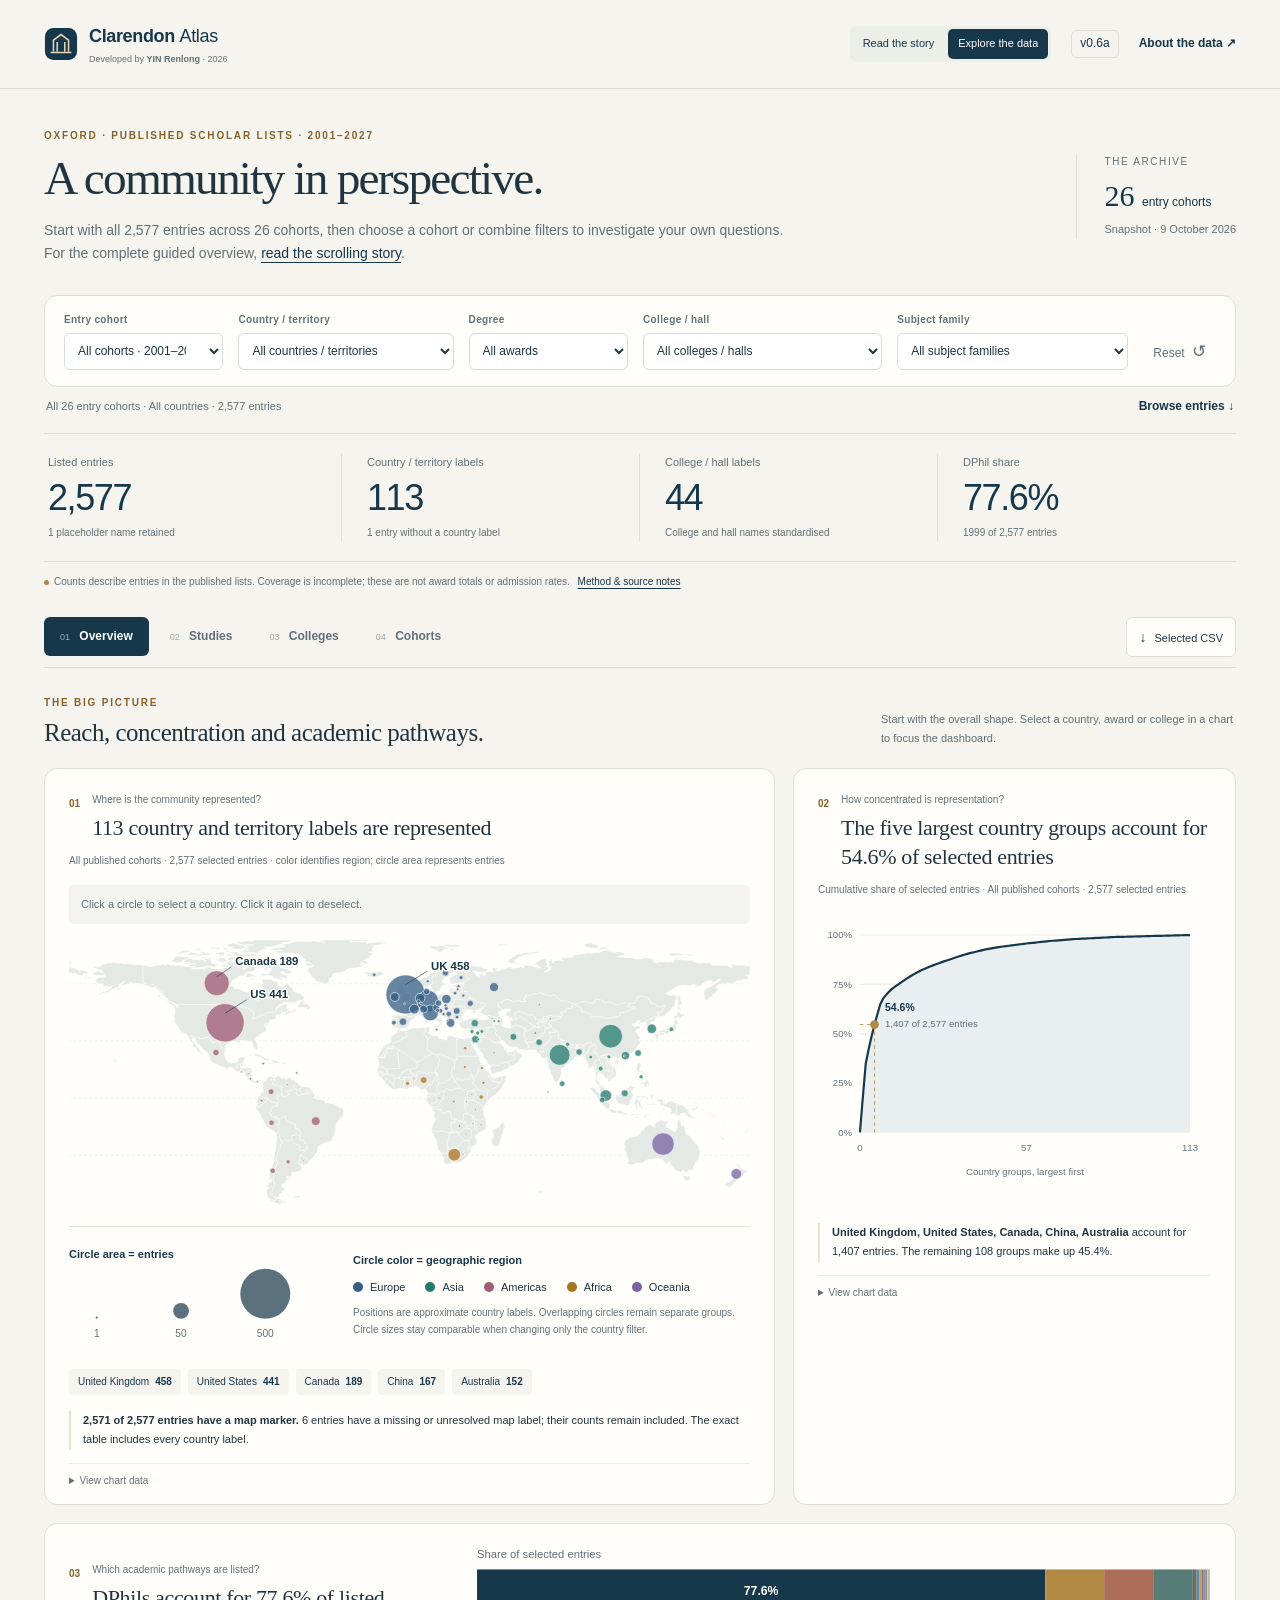
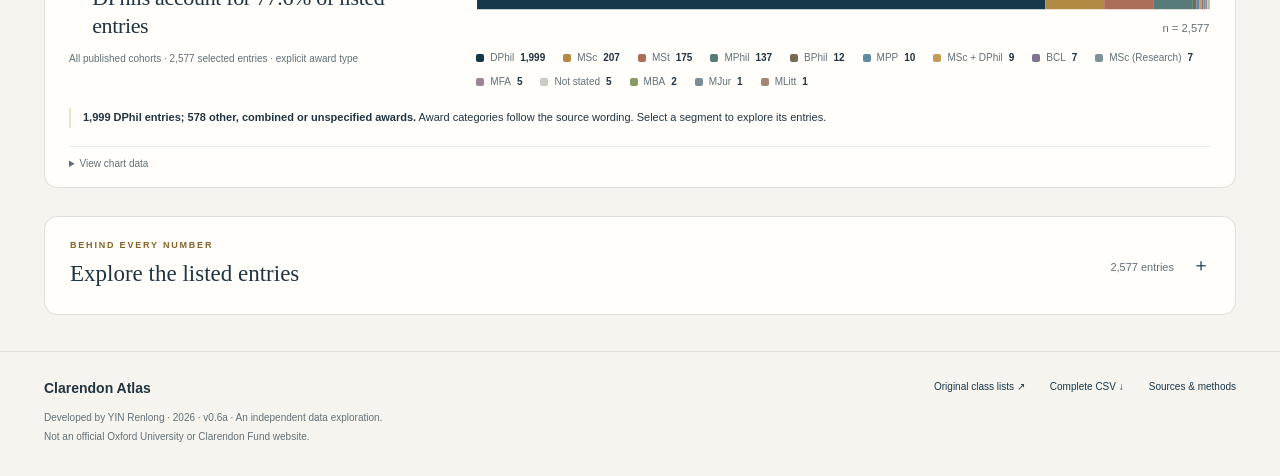
<file: explore.html>
<!doctype html>
<html lang="en">
<head>
  <meta charset="utf-8">
  <meta name="viewport" content="width=device-width, initial-scale=1">
  <meta name="theme-color" content="#17374b">
  <meta name="description" content="An independent, interactive portrait of Oxford's published Clarendon scholar lists: geography, subjects, colleges and cohorts.">
  <title>Explore the data · Clarendon Atlas</title>
  <link rel="icon" href="assets/favicon.svg" type="image/svg+xml">
  <link rel="stylesheet" href="assets/css/styles.css">
  <script defer src="assets/js/data.js"></script>
  <script defer src="assets/js/geography.js"></script>
  <script defer src="assets/js/regions.js"></script>
  <script defer src="assets/js/core.js"></script>
  <script defer src="assets/js/main.js"></script>
</head>
<body>
  <a class="skip-link" href="#main">Skip to the dashboard</a>
  <header class="masthead shell">
    <div class="wordmark">
      <a class="brand-home" href="index.html" aria-label="Clarendon Atlas home"><svg viewBox="0 0 36 36" width="34" height="34" aria-hidden="true"><rect x="1" y="1" width="34" height="34" rx="9" fill="#17374b"/><path d="M10 26V14l8-6 8 6v12M14 26V16m8 10V16M7 27h22" fill="none" stroke="#e6d8b7" stroke-width="1.6"/></svg></a>
      <span class="brand-copy"><a class="brand-title" href="index.html">Clarendon <strong>Atlas</strong></a><small>Developed by <a class="author-link" href="https://www.yin.roma.it/">YIN Renlong</a> · 2026</small></span>
    </div>
    <div class="masthead-right"><nav class="mode-nav" aria-label="Display mode"><a href="index.html">Read the story</a><a href="explore.html" aria-current="page">Explore the data</a></nav><span class="version">v0.6a</span><button class="text-button" data-open-methods>About the data <span aria-hidden="true">↗</span></button></div>
  </header>
  <main id="main" class="shell">
    <section class="hero" aria-labelledby="page-title">
      <div>
        <p class="eyebrow">Oxford · Published scholar lists · 2001–2027</p>
        <h1 id="page-title">A community in perspective.</h1>
        <p class="hero-copy">Start with all 2,577 entries across 26 cohorts, then choose a cohort or combine filters to investigate your own questions. For the complete guided overview, <a href="index.html">read the scrolling story</a>.</p>
      </div>
      <div class="hero-aside"><span class="snapshot-label">The archive</span><strong>26 <span>entry cohorts</span></strong><span>Snapshot · 9 October 2026</span></div>
    </section>

    <form class="filters" id="filters" aria-label="Filter the dashboard">
      <label><span>Entry cohort</span><select id="filter-cohort" name="cohort"></select></label>
      <label><span>Country / territory</span><select id="filter-country" name="country"></select></label>
      <label><span>Degree</span><select id="filter-degree" name="degree"></select></label>
      <label><span>College / hall</span><select id="filter-college" name="college"></select></label>
      <label><span>Subject family</span><select id="filter-family" name="family"></select></label>
      <button type="button" id="reset" class="reset-button" title="Reset filters to all 26 cohorts">Reset <span aria-hidden="true">↺</span></button>
    </form>
    <div class="selection-line"><p id="selection" role="status" aria-live="polite"></p><button class="text-button" id="browse-button">Browse entries <span aria-hidden="true">↓</span></button></div>
    <div id="active-filters" class="active-filters" aria-label="Remove an individual active filter" hidden></div>
    <section class="kpis" aria-label="Summary of selected entries">
      <div class="kpi"><span>Listed entries</span><strong id="kpi-records">—</strong><small id="kpi-records-note"></small></div>
      <div class="kpi"><span>Country / territory labels</span><strong id="kpi-countries">—</strong><small id="kpi-countries-note"></small></div>
      <div class="kpi"><span>College / hall labels</span><strong id="kpi-colleges">—</strong><small id="kpi-colleges-note"></small></div>
      <div class="kpi"><span>DPhil share</span><strong id="kpi-dphil">—</strong><small id="kpi-dphil-note"></small></div>
    </section>
    <p class="scope-note"><span class="note-dot" aria-hidden="true"></span>Counts describe entries in the published lists. Coverage is incomplete; these are not award totals or admission rates. <button class="inline-button" data-open-methods>Method &amp; source notes</button></p>

    <div class="view-navigation">
      <div class="tabs" role="tablist" aria-label="Dashboard views">
        <button type="button" id="tab-overview" role="tab" aria-controls="panel-overview" aria-selected="true" tabindex="0" data-tab="overview"><span>01</span> Overview</button>
        <button type="button" id="tab-studies" role="tab" aria-controls="panel-studies" aria-selected="false" tabindex="-1" data-tab="studies"><span>02</span> Studies</button>
        <button type="button" id="tab-colleges" role="tab" aria-controls="panel-colleges" aria-selected="false" tabindex="-1" data-tab="colleges"><span>03</span> Colleges</button>
        <button type="button" id="tab-cohorts" role="tab" aria-controls="panel-cohorts" aria-selected="false" tabindex="-1" data-tab="cohorts"><span>04</span> Cohorts</button>
      </div>
      <button class="download-button" id="download-filtered" type="button"><span aria-hidden="true">↓</span> Selected CSV</button>
    </div>

    <section id="panel-overview" role="tabpanel" aria-labelledby="tab-overview" class="view-panel">
      <div class="section-intro"><div><p class="eyebrow">The big picture</p><h2>Reach, concentration and academic pathways.</h2></div><p>Start with the overall shape. Select a country, award or college in a chart to focus the dashboard.</p></div>
      <div class="overview-grid">
        <article class="chart-card map-card" id="card-map">
          <div class="card-heading"><span class="chart-number">01</span><div><p class="chart-question">Where is the community represented?</p><h3 id="map-title"></h3></div></div>
          <p class="chart-meta" id="map-meta"></p><div class="chart" id="chart-map"></div><div id="map-key" class="map-key"></div><p class="takeaway" id="map-takeaway"></p>
          <details class="chart-data"><summary>View chart data</summary><div id="table-map" class="table-scroll"></div></details>
        </article>
        <article class="chart-card" id="card-concentration">
          <div class="card-heading"><span class="chart-number">02</span><div><p class="chart-question">How concentrated is representation?</p><h3 id="concentration-title"></h3></div></div>
          <p class="chart-meta" id="concentration-meta"></p><div class="chart" id="chart-concentration"></div><p class="takeaway" id="concentration-takeaway"></p>
          <details class="chart-data"><summary>View chart data</summary><div id="table-concentration" class="table-scroll"></div></details>
        </article>
        <article class="chart-card degree-card" id="card-degree">
          <div class="degree-intro"><div class="card-heading"><span class="chart-number">03</span><div><p class="chart-question">Which academic pathways are listed?</p><h3 id="degree-title"></h3></div></div><p class="chart-meta" id="degree-meta"></p></div>
          <div class="degree-visual"><div class="chart" id="chart-degree"></div><div class="legend" id="degree-key"></div></div>
          <p class="takeaway" id="degree-takeaway"></p><details class="chart-data"><summary>View chart data</summary><div id="table-degree" class="table-scroll"></div></details>
        </article>
      </div>
    </section>

    <section id="panel-studies" role="tabpanel" aria-labelledby="tab-studies" class="view-panel" hidden>
      <div class="section-intro"><div><p class="eyebrow">The academic picture</p><h2>Different origins. Different combinations of study.</h2></div><p>Compare proportions alongside group sizes, then explore the programme titles within each subject family.</p></div>
      <div class="two-column">
        <article class="chart-card" id="card-country-degree"><div class="card-heading"><span class="chart-number">04</span><div><p class="chart-question">Does degree mix differ across country groups?</p><h3 id="country-degree-title"></h3></div></div><p class="chart-meta" id="country-degree-meta"></p><label class="small-switch"><input id="small-groups" type="checkbox"> Include groups with fewer than 5 entries</label><div class="chart scroll-chart" id="chart-country-degree"></div><p class="takeaway" id="country-degree-takeaway"></p><details class="chart-data"><summary>View chart data</summary><div id="table-country-degree" class="table-scroll"></div></details></article>
        <article class="chart-card" id="card-subject"><div class="card-heading"><span class="chart-number">05</span><div><p class="chart-question">Which subjects appear in the list?</p><h3 id="subject-title"></h3></div></div><p class="chart-meta" id="subject-meta"></p><div class="chart scroll-chart" id="chart-subject"></div><p class="takeaway" id="subject-takeaway"></p><details class="chart-data"><summary>View families and programme titles</summary><div id="table-subject" class="table-scroll"></div></details></article>
      </div>
    </section>

    <section id="panel-colleges" role="tabpanel" aria-labelledby="tab-colleges" class="view-panel" hidden>
      <div class="section-intro"><div><p class="eyebrow">Across Oxford</p><h2>College groups have distinct profiles.</h2></div><p>Read size, degree mix and geographic breadth together. These are descriptions of listed groups, not rankings of colleges.</p></div>
      <div class="two-column">
        <article class="chart-card" id="card-college-rank"><div class="card-heading"><span class="chart-number">06</span><div><p class="chart-question">Where are entries concentrated?</p><h3 id="college-rank-title"></h3></div></div><p class="chart-meta" id="college-rank-meta"></p><div class="chart scroll-chart" id="chart-college-rank"></div><p class="takeaway" id="college-rank-takeaway"></p><details class="chart-data"><summary>View every college</summary><div id="table-college-rank" class="table-scroll"></div></details></article>
        <article class="chart-card" id="card-college-degree"><div class="card-heading"><span class="chart-number">07</span><div><p class="chart-question">How does degree mix differ between colleges?</p><h3 id="college-degree-title"></h3></div></div><p class="chart-meta" id="college-degree-meta"></p><div class="legend compact"><span><i style="--swatch:var(--blue)"></i>DPhil</span><span><i style="--swatch:var(--gold)"></i>Other stated awards</span><span><i style="--swatch:var(--muted-fill)"></i>Unspecified</span></div><div class="chart scroll-chart" id="chart-college-degree"></div><p class="takeaway" id="college-degree-takeaway"></p><details class="chart-data"><summary>View chart data</summary><div id="table-college-degree" class="table-scroll"></div></details></article>
        <article class="chart-card" id="card-connections"><div class="card-heading"><span class="chart-number">08</span><div><p class="chart-question">How do country groups connect with colleges?</p><h3 id="connections-title"></h3></div></div><p class="chart-meta" id="connections-meta"></p><div class="segmented" role="group" aria-label="Heatmap measurement"><button type="button" data-heat="count" aria-pressed="true">Entry counts</button><button type="button" data-heat="share" aria-pressed="false">Within-country %</button></div><div class="chart scroll-chart" id="chart-connections"></div><p class="takeaway" id="connections-takeaway"></p><details class="chart-data"><summary>View all connections</summary><div id="table-connections" class="table-scroll"></div></details></article>
        <article class="chart-card" id="card-breadth"><div class="card-heading"><span class="chart-number">09</span><div><p class="chart-question">How does geographic breadth relate to group size?</p><h3 id="breadth-title"></h3></div></div><p class="chart-meta" id="breadth-meta"></p><div class="chart" id="chart-breadth"></div><p class="takeaway" id="breadth-takeaway"></p><details class="chart-data"><summary>View chart data</summary><div id="table-breadth" class="table-scroll"></div></details></article>
      </div>
    </section>

    <section id="panel-cohorts" role="tabpanel" aria-labelledby="tab-cohorts" class="view-panel" hidden>
      <div class="section-intro"><div><p class="eyebrow">Reading the archive</p><h2>Compare the lists with their limits in view.</h2></div><p>The archive records published entries. Differences between cohorts may reflect who is listed as well as who received an award.</p></div>
      <article class="chart-card" id="card-history"><div class="card-heading"><span class="chart-number">10</span><div><p class="chart-question">How does the published country mix differ over time?</p><h3 id="history-title"></h3></div></div><p class="chart-meta" id="history-meta"></p><div class="history-controls"><div class="segmented" role="group" aria-label="Cohorts shown"><button type="button" data-history="recent" aria-pressed="false">2020–21 onward</button><button type="button" data-history="all" aria-pressed="true">Full archive</button></div><span>The cohort filter highlights a year; the country filter selects a comparison.</span></div><div class="chart history-charts" id="chart-history"></div><div class="cohort-denominators" id="history-denominators"></div><p class="takeaway" id="history-takeaway"></p><details class="chart-data"><summary>View all cohort values</summary><div id="table-history" class="table-scroll"></div></details></article>
    </section>

    <details class="directory" id="directory">
      <summary><span><span class="eyebrow">Behind every number</span><strong>Explore the listed entries</strong></span><span class="directory-summary-count" id="directory-summary"></span></summary>
      <div class="directory-body"><div class="directory-tools"><label class="search-label"><span>Search the selected entries</span><input id="search" type="search" placeholder="Name, programme, country or college…" autocomplete="off"></label><label><span>Sort by</span><select id="sort"><option value="name">Name</option><option value="college">College</option><option value="country">Country</option><option value="cohort">Cohort, newest first</option></select></label></div><div id="directory-table" class="table-scroll"></div><div class="pagination"><p id="directory-count" role="status"></p><div><button id="previous-page" class="secondary-button" type="button">← Previous</button><button id="next-page" class="secondary-button" type="button">Next →</button></div></div></div>
    </details>
    <noscript><p class="noscript">JavaScript is needed for the charts. You can still <a href="assets/data/clarendon-scholars-clean.csv">download the complete CSV</a> and read the data dictionary below.</p></noscript>
  </main>
  <footer class="footer shell"><div><strong>Clarendon Atlas</strong><p>Developed by <a class="author-link" href="https://www.yin.roma.it/">YIN Renlong</a> · 2026 · v0.6a · An independent data exploration.<br>Not an official Oxford University or Clarendon Fund website.</p></div><div class="footer-links"><a href="https://www.ox.ac.uk/admissions/graduate/fees-and-funding/funding/clarendon/scholar-class-lists" target="_blank" rel="noopener noreferrer">Original class lists ↗</a><a href="assets/data/clarendon-scholars-clean.csv" download>Complete CSV ↓</a><button class="text-button" data-open-methods>Sources &amp; methods</button></div></footer>

  <dialog id="methods" aria-labelledby="methods-title"><div class="dialog-top"><p class="eyebrow">Sources &amp; interpretation</p><button id="close-methods" class="close-button" aria-label="Close sources and methods">×</button></div><h2 id="methods-title">Read the data on its own terms.</h2><p>This dashboard uses a pasted snapshot of Oxford’s Clarendon scholar class lists, dated <strong>9 October 2026</strong>. It contains <strong>2,577 entries across 26 cohorts</strong>.</p>
    <h3>What a count means</h3><p>Each record is one published list entry, not a verified unique person. The source invites omitted scholars to request inclusion, so completeness is unknown for every cohort. Counts and shares do not establish annual award totals, selection rates, funding amounts or college quality.</p>
    <h3>Cleaning and unresolved records</h3><p>Two split records were rejoined. Country and college aliases were standardised while original cells were preserved. One placeholder name is blank in the cleaned data, one country is missing, and five programme titles do not state an award type. Two entries with the same name in 2011–12 have different degrees and colleges; both remain flagged. Names repeated across years have not been merged.</p><p>All retained records, including the placeholder row, contribute to counts. Missing names display as “Name not available”. “Source note” in the directory identifies a record with unresolved information or a geographic mapping decision; it does not necessarily mean that the record is incorrect.</p>
    <h3>Countries, maps and denominators</h3><p>Country labels come from the source; they are not inferred from names. England and Scotland aggregate to the United Kingdom. Hong Kong, Macau and Taiwan remain separate categories. “Japan/France” remains a joint label and is counted once. Missing countries are shown separately in tables and excluded from the distinct-label total.</p><p>Unresolved geographic labels retain their records and counts but have no map marker. The map states how many entries are shown. Symbols indicate approximate country label positions, not personal locations. Circle area is proportional to the number of mapped entries. Base map: <a href="https://www.naturalearthdata.com/about/terms-of-use/" target="_blank" rel="noopener noreferrer">Natural Earth, public domain</a>.</p><p>Ordinary percentage charts use the number of selected entries as their denominator. The heatmap’s percentage mode uses all entries within each country group, including colleges outside the displayed columns. In the Cohorts view, the cohort filter highlights a year and the country filter selects a comparison; degree, college and subject filters define the records used for each year.</p>
    <h3>Subject families are interpretive</h3><p>The 352 source subject labels have been reviewed and grouped into broad families for exploration. These are editorial groups, not official Oxford divisions or departments. Interdisciplinary assignments are open to revision. The mapping CSV makes every assignment visible. Full programme titles remain available in the directory.</p>
    <h3>Downloads</h3><ul class="method-downloads"><li><a href="assets/data/clarendon-scholars-clean.csv" download>Complete cleaned CSV</a></li><li><a href="assets/data/clarendon-cleaning-log.csv" download>Cleaning log</a></li><li><a href="assets/data/clarendon-data-dictionary.csv" download>Data dictionary</a></li><li><a href="assets/data/subject-families.csv" download>Subject-family mapping</a></li></ul><p class="method-end">The site is static, has no analytics and sends no search or filter selections to a server.</p>
  </dialog>
  <div id="tooltip" class="tooltip" role="tooltip" hidden></div>
</body>
</html>
</file>
<file: assets/css/styles.css>
:root{--paper:#f6f4ee;--surface:#fffefa;--ink:#213540;--blue:#17374b;--blue-soft:#e9eef0;--gold:#b28a43;--gold-light:#ece1c9;--muted:#627078;--line:#dedfd7;--muted-fill:#c9cbc5;--rose:#ac6d59;--teal:#577b76;--serif:Georgia,"Palatino Linotype",Palatino,serif;--sans:-apple-system,BlinkMacSystemFont,"Segoe UI",sans-serif;--radius:13px}
*{box-sizing:border-box}html{scroll-behavior:smooth}body{margin:0;background:var(--paper);color:var(--ink);font-family:var(--sans);font-size:15px;line-height:1.6}button,input,select{font:inherit}button,a,input,select,summary{-webkit-tap-highlight-color:transparent}button{cursor:pointer}a{color:var(--blue);text-underline-offset:4px}button{color:inherit}button:disabled{opacity:.45;cursor:not-allowed}:focus-visible{outline:3px solid var(--gold);outline-offset:4px}button:focus:not(:focus-visible){outline:none}[hidden]{display:none!important}.shell{max-width:1360px;margin:0 auto;padding-left:44px;padding-right:44px}.skip-link{position:absolute;top:-100px;left:20px;z-index:100;background:var(--blue);color:white;padding:10px 18px}.skip-link:focus{top:12px}.masthead{height:89px;display:flex;align-items:center;justify-content:space-between;border-bottom:1px solid var(--line)}.wordmark{display:flex;align-items:center;gap:11px;color:var(--blue);text-decoration:none;font-size:18px;letter-spacing:-.35px}.wordmark strong{font-weight:450}.wordmark span{font-weight:700}.masthead-right{display:flex;align-items:center;gap:20px;font-size:12px;color:var(--muted)}.version{padding:3px 8px;border:1px solid var(--line);border-radius:5px;color:var(--blue)}.text-button,.inline-button{padding:0;border:0;background:none;color:var(--blue)}.text-button{font-size:12px;font-weight:600}.text-button:hover,.inline-button:hover{text-decoration:underline;text-underline-offset:4px}.hero{display:flex;align-items:center;justify-content:space-between;gap:40px;padding:39px 0 30px}.eyebrow{margin:0 0 9px;font-size:10px;line-height:1.5;font-weight:700;letter-spacing:1.8px;text-transform:uppercase;color:var(--gold)}h1,h2,h3,p{margin-top:0}h1{font-family:var(--serif);font-size:clamp(32px,3.7vw,49px);font-weight:400;letter-spacing:-1.8px;line-height:1.13;margin-bottom:13px}.hero-copy{max-width:740px;color:var(--muted);line-height:1.65;margin:0;font-size:14px}.hero-aside{flex:none;display:flex;flex-direction:column;gap:6px;padding-left:28px;border-left:1px solid var(--line);font-size:11px;color:var(--muted)}.hero-aside strong{font-family:var(--serif);font-size:30px;line-height:1.3;color:var(--blue);font-weight:400}.hero-aside strong span{font-family:var(--sans);font-size:12px}.snapshot-label{font-size:10px;text-transform:uppercase;letter-spacing:1.6px}
.filters{display:grid;grid-template-columns:1fr 1.35fr 1fr 1.5fr 1.45fr auto;gap:15px;background:var(--surface);border:1px solid var(--line);padding:16px 19px;border-radius:var(--radius)}label{display:flex;flex-direction:column;gap:5px;min-width:0}label>span{font-size:10px;font-weight:650;color:var(--muted);letter-spacing:.35px}select,input[type=search]{width:100%;height:37px;border:1px solid #d6dcd8;border-radius:6px;background:white;color:var(--ink);padding:7px 9px;font-size:12px;min-width:0}select{padding-right:20px}.reset-button{align-self:end;height:37px;padding:0 10px;border:0;background:none;color:var(--muted);font-size:12px;white-space:nowrap}.reset-button span{font-size:17px;margin-left:4px}.reset-button:hover{color:var(--blue)}.selection-line{display:flex;align-items:center;justify-content:space-between;gap:16px;margin:10px 2px 17px}.selection-line p{margin:0;font-size:11px;color:var(--muted)}.selection-line .text-button{white-space:nowrap}.kpis{display:grid;grid-template-columns:repeat(4,1fr);border-top:1px solid var(--line);border-bottom:1px solid var(--line);padding:20px 0}.kpi{display:flex;flex-direction:column;gap:5px;padding:0 25px;border-right:1px solid var(--line)}.kpi:first-child{padding-left:4px}.kpi:last-child{border:0}.kpi>span{font-size:11px;color:var(--muted)}.kpi>strong{font-size:36px;line-height:1.2;font-weight:500;font-variant-numeric:tabular-nums;letter-spacing:-1.4px;color:var(--blue)}.kpi small{color:var(--muted);font-size:10px;min-height:16px}.scope-note{margin:11px 0 27px;font-size:10px;line-height:1.7;color:var(--muted)}.note-dot{display:inline-block;width:5px;height:5px;background:var(--gold);border-radius:50%;margin-right:5px;vertical-align:middle}.scope-note button{font-size:inherit;margin-left:5px;text-decoration:underline;text-underline-offset:3px}.view-navigation{display:flex;align-items:center;justify-content:space-between;gap:15px;border-bottom:1px solid var(--line);padding-bottom:10px}.tabs{display:flex;gap:5px}.tabs button{background:none;border:0;border-radius:6px;padding:10px 16px;font-size:12px;font-weight:550;color:var(--muted);white-space:nowrap}.tabs button span{font-size:9px;opacity:.6;margin-right:6px;font-weight:400}.tabs button[aria-selected=true]{background:var(--blue);color:white}.tabs button:hover:not([aria-selected=true]){background:var(--blue-soft);color:var(--blue)}.download-button{background:var(--surface);border:1px solid var(--line);border-radius:6px;padding:8px 12px;font-size:11px;white-space:nowrap}.download-button span{font-size:14px;margin-right:5px}.section-intro{display:flex;justify-content:space-between;align-items:end;gap:35px;margin:27px 0 20px}.section-intro .eyebrow{margin-bottom:7px}.section-intro h2{font-family:var(--serif);font-size:25px;letter-spacing:-.5px;font-weight:400;line-height:1.25;margin:0}.section-intro>p{max-width:355px;margin:0;font-size:11px;line-height:1.75;color:var(--muted)}
.overview-grid{display:grid;grid-template-columns:minmax(0,1.65fr) minmax(0,1fr);gap:18px}.two-column{display:grid;grid-template-columns:repeat(2,minmax(0,1fr));gap:18px}.chart-card{min-width:0;overflow:hidden;background:var(--surface);border:1px solid var(--line);border-radius:var(--radius);padding:23px 24px 15px}.card-heading{display:flex;gap:12px;align-items:start}.chart-number{font-size:10px;color:var(--gold);padding-top:4px;flex:none;font-weight:650}.chart-question{font-size:10px;color:var(--muted);margin:0 0 7px;line-height:1.5}.card-heading h3{font-family:var(--serif);font-size:22px;font-weight:400;letter-spacing:-.35px;line-height:1.3;margin:0}.chart-meta{font-size:10px;color:var(--muted);margin:10px 0 16px;line-height:1.65}.chart{position:relative;min-width:0;line-height:1.2}.chart svg{display:block;width:100%;height:auto;overflow:visible;font-family:var(--sans)}.chart svg text{font-family:var(--sans);fill:var(--muted);font-size:12px}.chart svg .axis-text{font-size:11px;fill:var(--muted)}.chart svg .data-label{font-size:13px;fill:var(--ink);font-weight:600}.chart svg .annotation{font-size:12px;fill:var(--blue);font-weight:600}.chart svg .gridline{stroke:#e6e8e3;stroke-width:1}.chart svg .axis-line{stroke:#bdc7c9;stroke-width:1}.chart svg [data-action]{cursor:pointer;transition:opacity .15s ease}.chart svg [data-action]:hover{opacity:.76}.chart svg [data-action]:focus-visible{outline:2px solid var(--gold);outline-offset:3px}.chart svg .light-label{fill:white;font-weight:600}.chart svg .dark-label{fill:#182f3b;font-weight:600}.eyebrow,.chart-number{color:#86622a}.chart svg .tick{stroke:#b4c0c3;stroke-width:1}.chart svg .series-line{fill:none;stroke-width:2.5;stroke-linecap:round;stroke-linejoin:round}.chart svg .land{fill:#e5e9e5;stroke:var(--surface);stroke-width:.55}.chart svg .marker{fill:var(--blue);fill-opacity:.7;stroke:var(--surface);stroke-width:1.4}.chart svg .highlight-marker{fill:var(--gold);fill-opacity:.9}.chart svg .map-label{font-size:15px;fill:var(--blue);font-weight:600;paint-order:stroke;stroke:var(--surface);stroke-width:4px;stroke-linejoin:round}.takeaway{font-size:11px;color:var(--ink);line-height:1.8;border-left:2px solid var(--gold-light);padding:0 0 0 12px;margin:16px 0 13px;min-height:20px}.takeaway strong{font-weight:650}.chart-data{border-top:1px solid #eceee8;padding-top:9px;margin-top:5px;font-size:10px}.chart-data summary{cursor:pointer;color:var(--muted);width:fit-content}.chart-data[open] summary{margin-bottom:10px}.chart-data .table-scroll{max-height:320px;overflow:auto}.chart-data table{font-size:11px}.chart-data th,.chart-data td{padding:7px 9px}.map-key{display:flex;gap:7px;flex-wrap:wrap;margin-top:12px}.country-pill{background:var(--paper);border:1px solid transparent;border-radius:4px;font-size:10px;padding:4px 8px;color:var(--blue)}.country-pill strong{margin-left:6px;font-variant-numeric:tabular-nums}.country-pill:hover{border-color:var(--gold)}.degree-card{grid-column:1/-1;display:grid;grid-template-columns:minmax(240px,.85fr) minmax(0,1.7fr);gap:0 40px}.degree-card .takeaway{grid-column:1/-1;margin-top:10px}.degree-card .chart-data{grid-column:1/-1}.degree-intro{align-self:center}.degree-visual{align-self:center;min-width:0}.legend{display:flex;gap:9px 18px;flex-wrap:wrap;font-size:10px;color:var(--muted);margin:11px 0 9px;line-height:1.5}.legend button{display:flex;align-items:center;gap:6px;background:none;border:0;font-size:inherit;padding:0;color:inherit}.legend span{display:inline-flex;align-items:center;gap:6px}.legend i{display:inline-block;flex:none;width:8px;height:8px;border-radius:2px;background:var(--swatch)}.legend button:hover{color:var(--ink);text-decoration:underline}.legend b{color:var(--ink);font-weight:550}.legend.compact{margin:0 0 15px}.small-switch{display:flex;flex-direction:row;align-items:center;font-size:10px;color:var(--muted);margin:-3px 0 16px;gap:7px}.small-switch input{accent-color:var(--blue)}.scroll-chart{overflow-x:auto;padding-bottom:5px}.scroll-chart svg{min-width:480px}.segmented{display:flex;width:fit-content;border:1px solid var(--line);border-radius:6px;padding:3px;gap:3px;margin:0 0 17px;background:var(--paper)}.segmented button{padding:5px 9px;font-size:10px;border:0;border-radius:4px;background:none;color:var(--muted)}.segmented button[aria-pressed=true]{color:var(--blue);background:white;box-shadow:0 1px 4px #17374b10}.history-controls{display:flex;justify-content:space-between;align-items:center;gap:20px}.history-controls>span{font-size:10px;color:var(--muted);max-width:430px}.history-charts{display:grid;grid-template-columns:repeat(3,minmax(0,1fr));gap:30px;margin-top:12px}.history-mini h4{font-family:var(--serif);font-size:20px;font-weight:400;margin:0 0 7px;color:var(--blue)}.history-mini p{font-size:10px;color:var(--muted);margin:0 0 10px}.cohort-denominators{display:flex;flex-wrap:wrap;gap:6px;margin:18px 0 5px}.cohort-denominators span{padding:4px 8px;font-size:10px;background:var(--paper);border-radius:4px;color:var(--muted)}.cohort-denominators b{color:var(--ink);font-weight:600}.cohort-denominators .selected-year{background:var(--blue-soft);border:1px solid #ced9dc}.empty-state{display:flex;flex-direction:column;justify-content:center;min-height:180px;padding:25px;text-align:center;color:var(--muted);font-size:13px;line-height:1.7}.empty-state strong{font-family:var(--serif);font-size:22px;color:var(--blue);font-weight:400;display:block;margin-bottom:10px}.unmapped-note{color:var(--muted);font-size:10px;margin:9px 0 0}
.directory{background:var(--surface);border:1px solid var(--line);border-radius:var(--radius);margin:28px 0 36px}.directory>summary{padding:22px 25px;display:flex;justify-content:space-between;gap:20px;align-items:center;cursor:pointer;list-style:none}.directory>summary::-webkit-details-marker{display:none}.directory>summary>span:first-child{display:flex;flex-direction:column;gap:3px}.directory>summary .eyebrow{margin:0;font-size:9px}.directory>summary strong{font-family:var(--serif);font-size:23px;font-weight:400}.directory-summary-count{font-size:11px;color:var(--muted)}.directory-summary-count::after{content:"＋";margin-left:18px;color:var(--blue);font-size:18px}.directory[open] .directory-summary-count::after{content:"−"}.directory-body{padding:0 25px 15px}.directory-tools{display:grid;grid-template-columns:1fr 210px;gap:20px;padding:10px 0 20px}.directory-tools input,.directory-tools select{height:40px;font-size:12px}.table-scroll{overflow-x:auto}table{width:100%;border-collapse:collapse;text-align:left;font-size:12px}th{font-size:10px;color:var(--muted);font-weight:650;padding:11px 12px;border-top:1px solid var(--line);border-bottom:1px solid var(--line);white-space:nowrap}td{padding:12px;border-bottom:1px solid #eceee8;vertical-align:top;line-height:1.6}td:first-child{font-weight:550;color:var(--blue)}td.num{text-align:right;font-variant-numeric:tabular-nums}.directory table{min-width:750px}.directory td:nth-child(4){min-width:260px}.source-note{display:block;margin-top:4px;font-size:9px;color:#86652f;font-weight:400}.pagination{display:flex;justify-content:space-between;align-items:center;gap:15px;margin-top:17px}.pagination p{font-size:11px;color:var(--muted);margin:0}.pagination>div{display:flex;gap:7px}.secondary-button{font-size:11px;border:1px solid var(--line);background:white;padding:6px 10px;border-radius:5px}.footer{padding-top:24px;padding-bottom:30px;display:flex;justify-content:space-between;gap:30px;border-top:1px solid var(--line)}.footer strong{font-size:14px;font-weight:600}.footer p{font-size:10px;line-height:1.9;color:var(--muted);margin:8px 0 0}.footer-links{display:flex;gap:25px;align-items:start;padding-top:3px}.footer-links a,.footer-links button{font-size:10px;font-weight:500;text-decoration:none}.footer-links a:hover{text-decoration:underline}.tooltip{position:fixed;z-index:1000;max-width:270px;pointer-events:none;background:var(--blue);color:white;border-radius:7px;padding:10px 13px;box-shadow:0 5px 25px #17374b25;font-size:12px;line-height:1.5;white-space:pre-line}
dialog{border:1px solid var(--line);border-radius:14px;background:var(--surface);color:var(--ink);width:min(740px,calc(100vw - 35px));max-height:86vh;padding:30px 36px;box-shadow:0 25px 100px #17374b35}dialog::backdrop{background:#17374b60;backdrop-filter:blur(3px)}.dialog-top{display:flex;align-items:center;justify-content:space-between;gap:20px;margin-bottom:10px}.dialog-top .eyebrow{margin:0}.close-button{background:none;border:0;font-size:27px;color:var(--muted);line-height:1;padding:3px 5px}dialog h2{font-family:var(--serif);font-size:32px;font-weight:400;letter-spacing:-.6px;line-height:1.2;margin-bottom:20px}dialog h3{font-size:13px;margin:23px 0 7px}dialog p{font-size:12px;line-height:1.85;color:var(--muted);margin-bottom:12px}.method-downloads{font-size:12px;line-height:2.2;padding-left:18px}.method-end{border-top:1px solid var(--line);padding-top:17px}.noscript{padding:20px;border:1px solid var(--gold);background:var(--surface)}
@media(min-width:1500px){.shell{max-width:1450px}}
@media(max-width:1080px){.shell{padding-left:28px;padding-right:28px}.independent{display:none}.hero-aside{display:none}.filters{grid-template-columns:repeat(3,minmax(0,1fr))}.reset-button{justify-self:start}.overview-grid{grid-template-columns:minmax(0,1.35fr) minmax(0,1fr)}.chart-card{padding:19px 18px 14px}.card-heading h3{font-size:20px}.section-intro>p{max-width:300px}.degree-card{gap:0 25px}.history-charts{gap:18px}}
@media(max-width:760px){.shell{padding-left:18px;padding-right:18px}.masthead{height:70px}.masthead-right{gap:10px}.masthead-right .text-button{font-size:10px}.wordmark{font-size:15px;gap:8px}.wordmark svg{width:28px}.version{font-size:9px}.hero{padding:27px 0 23px}.hero .eyebrow{font-size:9px;letter-spacing:1.1px}h1{letter-spacing:-1.1px}.hero-copy{font-size:12px}.filters{gap:11px;padding:14px;grid-template-columns:repeat(2,minmax(0,1fr))}.filters label>span{font-size:9px}.reset-button{justify-self:end}.kpis{grid-template-columns:repeat(2,1fr);gap:20px 0;padding:19px 0}.kpi{padding-left:19px}.kpi:nth-child(2){border:0}.kpi:nth-child(3){padding-left:4px}.kpi strong{font-size:31px}.kpi>span{font-size:10px}.kpi small{font-size:9px}.scope-note{font-size:9px;margin-bottom:20px}.view-navigation{align-items:start;flex-direction:column;gap:9px}.tabs{width:100%;justify-content:space-between;gap:3px}.tabs button{font-size:11px;padding:9px 10px;flex:1}.tabs button span{display:none}.download-button{align-self:flex-end;padding:5px 9px;font-size:10px}.section-intro{flex-direction:column;align-items:start;gap:11px;margin-top:23px}.section-intro h2{font-size:23px}.section-intro>p{max-width:none;font-size:11px}.overview-grid,.two-column{grid-template-columns:1fr;gap:14px}.degree-card{grid-column:auto;display:block}.degree-visual{margin-top:18px}.chart-card{padding:19px 16px 12px}.card-heading h3{font-size:22px}.chart-meta{font-size:10px}.chart .map-label{font-size:18px}.chart-data{font-size:11px}.takeaway{font-size:11px}.history-charts{grid-template-columns:1fr;gap:25px}.history-mini{max-width:100%}.history-controls{align-items:start;flex-direction:column;gap:0}.history-controls>span{margin:0 0 14px}.directory>summary{padding:18px}.directory>summary strong{font-size:20px}.directory-summary-count{font-size:10px}.directory-body{padding:0 17px 15px}.directory-tools{grid-template-columns:1fr;gap:10px}.directory-tools>label:last-child{max-width:180px}.pagination{align-items:start;flex-direction:column;gap:11px}.footer{flex-direction:column;gap:20px}.footer-links{gap:17px;flex-wrap:wrap}dialog{padding:23px}dialog h2{font-size:27px}.selection-line .text-button{font-size:10px}}
@media(prefers-reduced-motion:reduce){html{scroll-behavior:auto}*{transition:none!important}}
@media print{body{background:white}.shell{max-width:none;padding:0}.masthead{height:60px}.filters,.scope-note button,.view-navigation,.directory,.footer-links,.chart-data,.download-button,.tooltip,dialog,.hero-aside{display:none!important}.hero{padding:15px 0}.view-panel{break-before:auto}.view-panel:first-of-type{break-before:auto}.chart-card{break-inside:avoid;box-shadow:none}.section-intro{margin:15px 0}.history-charts{grid-template-columns:repeat(3,1fr)}.footer{font-size:9px}}

.brand-copy{display:flex;flex-direction:column;gap:3px}.brand-copy small{font-size:9px;line-height:1.3;letter-spacing:0;color:var(--muted);font-weight:400}.brand-copy small .author-link{font-weight:600}.mode-nav{display:flex;align-items:center;gap:4px;padding:3px;background:#eceee8;border-radius:7px}.mode-nav a{font-size:11px;font-weight:500;padding:6px 10px;border-radius:5px;text-decoration:none;white-space:nowrap}.mode-nav a[aria-current=page]{background:var(--blue);color:white}.mode-nav a:not([aria-current]):hover{background:white}@media(max-width:650px){.masthead{height:auto;min-height:96px;padding-top:13px;padding-bottom:13px;gap:12px;flex-wrap:wrap}.masthead-right{width:100%;justify-content:space-between}.mode-nav a{font-size:11px;padding:6px 12px}.brand-copy small{font-size:9px}}

/* Keep the home links and author website independently accessible. */
.brand-home,.brand-title,.author-link{color:inherit;text-decoration:none}
.brand-home{display:flex;flex:none}
.brand-title{font-weight:700}
.brand-title:hover,.author-link:hover,.brand-title:focus-visible,.author-link:focus-visible{text-decoration:underline}

/* Geographic keys and reversible chart selections. */
.map-legend{display:grid;grid-template-columns:260px minmax(0,1fr);gap:24px;align-items:center;padding:17px 0 13px;border-top:1px solid var(--line);margin-top:14px}
.map-legend strong{font-size:11px;font-weight:600;color:var(--blue)}
.chart .map-size-key svg{display:block;width:250px;max-width:100%;margin:3px 0 0}
.map-region-key ul{list-style:none;padding:0;margin:13px 0 10px;display:flex;flex-wrap:wrap;gap:11px 20px}
.map-region-key li{display:flex;align-items:center;gap:7px;font-size:11px;color:var(--ink)}
.map-region-key i{height:10px;width:10px;flex:none;border-radius:50%;background:var(--region-color)}
.map-region-key p{font-size:10px;line-height:1.7;color:var(--muted);max-width:500px;margin:0}
.map-country:hover .region-marker,.map-country:focus .region-marker{fill-opacity:1;stroke:var(--blue);stroke-width:1.5}
.map-controls{display:flex;align-items:center;justify-content:space-between;gap:12px;margin:0 0 16px;padding:10px 12px;background:#f3f4ef;border-radius:5px}
.map-controls p{font-size:11px;color:var(--muted);line-height:1.65;margin:0}
.clear-country{font:inherit;font-size:11px;line-height:1.5;border:1px solid #8c9ea8;border-radius:5px;background:var(--surface);color:var(--blue);padding:7px 10px;cursor:pointer;flex:none}
.clear-country span{margin-left:9px;font-size:15px}
.clear-country:hover,.filter-chip:hover{border-color:var(--blue);background:#eaf0f2}
.country-pill[aria-pressed="true"]{background:var(--blue);color:white;border-color:var(--blue)}
.active-filters{display:flex;gap:9px;flex-wrap:wrap;margin:0 0 18px}
.active-filters[hidden]{display:none}
.filter-chip{display:inline-flex;align-items:center;gap:13px;font:inherit;font-size:11px;color:var(--blue);border:1px solid #c0cbd0;background:#f0f4f4;border-radius:20px;padding:7px 12px;cursor:pointer;text-align:left}
.filter-chip strong{font-weight:600}
.filter-chip>span:last-child{font-size:17px;line-height:1}
@media(max-width:760px){.map-legend{grid-template-columns:1fr;gap:17px;padding-top:13px}.chart .map-size-key svg{width:230px}.map-region-key ul{gap:12px 18px}.map-controls{align-items:flex-start;flex-direction:column}.map-controls p{font-size:12px}.clear-country{font-size:12px}.map-region-key p{font-size:11px}.active-filters{gap:8px}.filter-chip{font-size:12px}.map-region-key li{font-size:12px}}
</file>
<file: assets/css/story.css>
.story-page{--radius:10px}.story-page .shell{max-width:1280px}.story-page .masthead{height:100px}.story-page .brand-copy small{font-size:10px}.story-hero{display:grid;grid-template-columns:minmax(0,1.7fr) minmax(230px,.7fr);align-items:center;gap:70px;padding:64px 0 49px}.story-hero .eyebrow{font-size:10px;letter-spacing:2px;margin-bottom:19px}.story-hero h1{font-size:clamp(45px,5.5vw,73px);line-height:1.04;letter-spacing:-2.7px;margin-bottom:24px}.story-hero h1 em{font-weight:400;color:var(--blue)}.story-deck{font-size:16px;line-height:1.8;color:var(--muted);max-width:640px;margin:0}.story-route{display:flex;flex-wrap:wrap;gap:13px;font-size:11px;color:var(--blue);margin:25px 0 0}.story-route span{color:#92713a}.hero-finding{padding:28px 0 28px 34px;border-left:1px solid #cfbd98;display:flex;flex-direction:column;align-items:start}.hero-finding .eyebrow{font-size:9px;margin-bottom:13px}.hero-finding>strong{font-family:var(--serif);font-size:84px;line-height:1;font-weight:400;color:var(--blue);letter-spacing:-4px}.hero-finding-label{font-size:13px;color:var(--blue);margin:10px 0 16px}.hero-finding p{font-size:12px;line-height:1.85;color:var(--muted);margin:0 0 18px;max-width:245px}.hero-finding small{font-size:10px;color:var(--muted)}.story-kpis{padding:23px 0}.story-kpis .kpi{padding-left:28px}.story-kpis .kpi:first-child{padding-left:0}.story-kpis .kpi>span{font-size:12px}.story-kpis .kpi>strong{font-size:37px}.story-kpis .kpi small{font-size:10px}.story-scope{font-size:11px;line-height:1.8;color:var(--muted);margin:15px 0 25px;max-width:1000px}.chapter-nav{display:flex;align-items:center;flex-wrap:wrap;gap:28px;padding:18px 0;border-bottom:1px solid var(--line);border-top:1px solid var(--line)}.chapter-nav a{font-size:12px;text-decoration:none;white-space:nowrap}.chapter-nav a:hover{text-decoration:underline}.chapter-nav span{font-size:10px;color:#86622a;margin-right:7px}.chapter-nav a:last-child{margin-left:auto;color:var(--muted);font-size:11px}.story-chapter{padding-top:58px;scroll-margin-top:22px}.chapter-heading{max-width:840px;margin-bottom:28px}.chapter-heading .eyebrow{margin-bottom:12px}.chapter-heading h2{font-family:var(--serif);font-size:36px;font-weight:400;line-height:1.2;letter-spacing:-.7px;margin:0 0 14px}.chapter-heading>p:last-child{font-size:14px;color:var(--muted);line-height:1.8;margin:0;max-width:780px}.story-grid{display:grid;grid-template-columns:repeat(2,minmax(0,1fr));gap:24px}.story-question{background:var(--surface);border:1px solid var(--line);border-radius:var(--radius);padding:28px 28px 17px;min-width:0;scroll-margin-top:20px}.story-question.wide{grid-column:1/-1;padding:32px 38px 20px}.question-heading{display:flex;align-items:start;gap:15px}.question-number{flex:none;font-family:var(--serif);font-size:24px;line-height:1.1;color:#967744;margin-top:3px}.story-prompt{font-size:11px;line-height:1.7;color:var(--muted);margin:0 0 9px}.question-heading h3{font-family:var(--serif);font-weight:400;letter-spacing:-.35px;font-size:27px;line-height:1.25;color:var(--blue);margin:0}.wide .question-heading h3{font-size:32px}.question-intro{font-size:12px;line-height:1.85;color:var(--muted);margin:18px 0 15px;max-width:900px}.story-figure{margin:0}.story-question .chart-meta{font-size:10px;line-height:1.75;margin:0 0 18px}.story-question .chart{max-width:100%;margin:0 auto}.story-question .chart svg{max-width:100%;min-width:0}.story-question.wide #chart-map{max-width:1040px}.story-question.wide #chart-degree{max-width:960px}.story-question.wide #chart-subject-mix{max-width:960px}.matrix-question #chart-connections{max-width:800px}.scatter-question #chart-breadth{max-width:830px}.story-question .chart svg [data-tip]{cursor:help}.story-question .map-key{gap:9px;margin-top:10px}.story-question .country-pill{font-size:11px;padding:5px 10px}.story-question .map-key .country-pill{display:inline-block}.story-question .legend{font-size:11px;margin:15px 0 4px;gap:10px 20px}.story-question .legend b{margin-left:2px}.story-question .story-award-legend{margin:5px 0 18px}.story-facts{display:grid;grid-template-columns:repeat(3,minmax(0,1fr));gap:14px;margin:24px 0 16px;border-top:1px solid var(--line);padding-top:17px}.story-facts>div{min-width:0;border-right:1px solid var(--line);padding-right:12px}.story-facts>div:last-child{border:0}.story-facts dt{font-size:10px;color:var(--muted);line-height:1.7;font-weight:400;margin:6px 0 0}.story-facts dd{font-size:25px;line-height:1.25;letter-spacing:-.6px;color:var(--blue);margin:0;font-weight:450;font-variant-numeric:tabular-nums}.story-facts .fact-label{display:block;font-size:10px;letter-spacing:0;color:var(--muted);margin-top:5px}.story-question .takeaway{font-size:13px;line-height:1.9;margin:18px 0 19px;border-left:2px solid #bba573;padding-left:16px}.story-question .takeaway strong{color:var(--blue);font-weight:600}.story-question .chart-data{font-size:11px;padding-top:11px;margin:0}.story-question .chart-data summary{line-height:1.7}.story-question .history-mini h4{font-size:24px}.story-question .history-mini p{font-size:11px}.story-question .cohort-denominators{gap:8px;margin-top:20px}.story-question .cohort-denominators span{font-size:11px;padding:6px 9px}.story-question .history-charts{gap:32px;margin-top:22px}.long-tail-key{display:flex;gap:25px;flex-wrap:wrap;align-items:center;justify-content:center;font-size:12px;margin:8px 0 0;color:var(--muted)}.long-tail-key span{display:flex;gap:7px;align-items:center}.long-tail-key i{display:inline-block;width:11px;height:11px;border-radius:2px}.story-ending{display:grid;grid-template-columns:1fr 1.15fr;gap:65px;padding:43px 0;margin-top:55px;border-top:1px solid #c6b99b;border-bottom:1px solid #c6b99b}.story-ending h2{font-family:var(--serif);font-size:34px;font-weight:400;line-height:1.25;letter-spacing:-.6px;margin:0}.story-ending p{font-size:13px;line-height:1.9;color:var(--muted);margin:0 0 15px}.story-ending p:last-child{margin:0}.story-ending p strong{color:var(--blue);font-weight:600}.explore-invitation{margin:28px 0 45px;padding:28px 32px;border-radius:10px;background:var(--blue);color:white;display:flex;justify-content:space-between;gap:35px;align-items:center}.explore-invitation h2{font-family:var(--serif);font-size:26px;font-weight:400;line-height:1.3;margin:0 0 8px}.explore-invitation p{font-size:12px;line-height:1.8;margin:0;color:#d4dfe4;max-width:650px}.primary-link{display:inline-block;text-decoration:none;font-size:12px;font-weight:600;color:var(--blue);background:var(--surface);padding:11px 16px;border-radius:5px;white-space:nowrap}.primary-link:hover{background:#e8dcc2}.primary-link span{margin-left:10px}.story-sources{max-width:880px;padding-bottom:42px;scroll-margin-top:25px}.story-sources h2{font-family:var(--serif);font-size:31px;font-weight:400;margin-bottom:15px}.story-sources h3{font-size:13px;margin:25px 0 9px}.story-sources p{font-size:12px;line-height:1.9;color:var(--muted);margin:0 0 13px}.story-sources .method-downloads{font-size:12px}.story-page .footer{padding-top:26px}.story-page .footer p{font-size:11px}.story-page .footer-links a{font-size:11px}
@media(max-width:1050px){.story-hero{gap:35px;padding-top:43px}.story-hero h1{font-size:59px}.hero-finding{padding-left:25px}.story-grid{gap:18px}.story-question{padding:23px 20px 16px}.story-question.wide{padding:28px}.question-heading h3{font-size:24px}.wide .question-heading h3{font-size:29px}.story-facts{gap:10px}.story-facts dd{font-size:23px}.story-ending{gap:30px}.chapter-nav{gap:22px}}
@media(max-width:760px){.story-page .masthead{height:auto;min-height:100px}.story-hero{grid-template-columns:1fr;gap:25px;padding:36px 0 30px}.story-hero h1{font-size:53px;letter-spacing:-2px}.story-deck{font-size:15px;line-height:1.8}.hero-finding{border-left:0;border-top:1px solid #cfbd98;padding:23px 0 0;display:grid;grid-template-columns:100px 1fr;gap:7px 20px}.hero-finding .eyebrow{grid-column:1/-1;margin:0}.hero-finding>strong{font-size:65px;letter-spacing:-3px;grid-column:1;grid-row:2/4}.hero-finding-label{grid-column:2;margin:0;align-self:end}.hero-finding p{grid-column:2;max-width:none;margin:0;font-size:11px}.hero-finding small{grid-column:1/-1;margin-top:4px}.story-kpis{gap:21px 0;padding:20px 0}.story-kpis .kpi{padding-left:19px}.story-kpis .kpi:nth-child(3){padding-left:0}.story-kpis .kpi>span{font-size:11px}.story-kpis .kpi>strong{font-size:32px}.story-kpis .kpi small{font-size:10px}.story-scope{font-size:11px;margin:14px 0 20px}.chapter-nav{gap:13px 20px;padding:15px 0}.chapter-nav a{font-size:11px}.chapter-nav a:last-child{margin-left:0}.story-chapter{padding-top:39px}.chapter-heading{margin-bottom:20px}.chapter-heading h2{font-size:31px;letter-spacing:-.5px}.chapter-heading>p:last-child{font-size:13px}.story-grid{grid-template-columns:1fr;gap:18px}.story-question,.story-question.wide{grid-column:auto;padding:22px 17px 16px}.question-heading{gap:11px}.question-number{font-size:22px}.question-heading h3,.wide .question-heading h3{font-size:26px}.story-prompt{font-size:11px}.question-intro{font-size:12px;line-height:1.85}.story-question .chart-meta{font-size:10px}.story-facts{gap:10px;margin-top:20px;padding-top:14px}.story-facts dt{font-size:10px}.story-facts dd{font-size:23px}.story-question .takeaway{font-size:13px;line-height:1.85;padding-left:12px}.story-question .legend{font-size:11px;gap:10px 15px}.story-question .history-charts{grid-template-columns:1fr;gap:25px}.story-question .history-mini{max-width:100%}.story-question .history-mini h4{font-size:23px}.story-question .country-pill{font-size:10px}.story-question .cohort-denominators span{font-size:10px}.story-ending{grid-template-columns:1fr;gap:23px;margin-top:36px;padding:30px 0}.story-ending h2{font-size:30px}.explore-invitation{flex-direction:column;align-items:start;gap:22px;padding:25px 23px;margin-bottom:36px}.story-sources h2{font-size:28px}.story-page .footer p{font-size:10px}}
@media print{.story-page{background:white}.story-page .shell{padding:0;max-width:none}.mode-nav,.chapter-nav,.explore-invitation,.chart-data,.story-route,.tooltip{display:none!important}.story-page .masthead{height:70px;min-height:0}.story-hero{padding:25px 0;gap:30px}.story-hero h1{font-size:45px}.hero-finding>strong{font-size:60px}.story-chapter{padding-top:25px}.story-question,.story-question.wide{break-inside:avoid;padding:18px}.story-grid{gap:15px}.chapter-heading{break-after:avoid}.story-question .history-charts{grid-template-columns:repeat(3,1fr)}.story-question .takeaway{font-size:11px}.story-ending{break-inside:avoid}.story-sources{break-before:page}}

.small-screen-chart{display:none}.small-chart-unit{font-size:11px;color:var(--muted);margin:0 0 16px;line-height:1.7}.small-bar-row{margin:0 0 16px}.small-bar-row>div:first-child{display:flex;justify-content:space-between;align-items:baseline;gap:12px;font-size:12px;line-height:1.65;margin-bottom:6px}.small-bar-row span{min-width:0}.small-bar-row strong{font-size:12px;white-space:nowrap;font-weight:600;color:var(--blue)}.small-bar-track{height:9px;background:#edf0eb;border-radius:2px;overflow:hidden}.small-bar-track.rate-track{background:var(--gold)}.small-bar-track i{display:block;height:100%;background:var(--blue)}.small-matrix table{table-layout:fixed;width:100%;font-size:12px}.small-matrix th,.small-matrix td{padding:9px 3px;border:2px solid var(--surface);font-size:11px;text-align:center;vertical-align:middle}.small-matrix th{white-space:normal;overflow-wrap:anywhere}.small-matrix th:first-child{width:24%;text-align:left}.small-matrix th abbr{text-decoration:none;font-size:10px}.small-matrix tbody th{font-size:11px;font-weight:500}.small-matrix td{color:var(--blue);font-variant-numeric:tabular-nums}@media screen and (max-width:760px){.has-small-chart>svg{display:none!important}.small-screen-chart{display:block}.story-question .story-award-legend{margin-bottom:16px}}

.small-bar-track{position:relative}.small-bar-track .unspecified-part{position:absolute;right:0;top:0;background:var(--muted-fill)}@media(max-width:760px){.hero-finding{grid-template-columns:150px minmax(0,1fr);column-gap:14px}.hero-finding>strong{font-size:57px;letter-spacing:-3px}}

/* Persistent chapter navigation; the horizontal strip stays compact on phones. */
.story-page{--chapter-nav-height:68px}
.chapter-nav{position:sticky;top:0;z-index:30;display:grid;grid-template-columns:130px minmax(0,1fr);gap:24px;align-items:center;padding:14px 0;background:rgba(247,245,239,.98);backdrop-filter:blur(14px);box-shadow:0 4px 12px #17374b08}
.chapter-location{font-size:9px;line-height:1.6;text-transform:uppercase;letter-spacing:1.2px;color:var(--muted);display:flex;flex-direction:column}
.chapter-location strong{font-size:13px;font-weight:600;letter-spacing:0;text-transform:none;color:var(--blue)}
.chapter-links{display:flex;align-items:center;gap:9px;overflow-x:auto;scrollbar-width:thin;padding:4px 2px}
.chapter-nav .chapter-links a{padding:9px 11px;border-radius:5px;font-size:11px;text-decoration:none;color:var(--muted);margin:0;flex:none}
.chapter-nav .chapter-links a:hover{background:#eaece5;color:var(--blue)}
.chapter-nav .chapter-links a[aria-current="location"]{background:var(--blue);color:#fffefa}
.chapter-nav .chapter-links a[aria-current="location"] span{color:#e6d8b7}
.chapter-progress{position:absolute;left:0;bottom:-1px;height:2px;width:100%;background:transparent;overflow:hidden}
.chapter-progress span{display:block;width:0;height:100%;background:var(--gold)}
.story-chapter,.story-question,.story-sources,.source-card{scroll-margin-top:calc(var(--chapter-nav-height) + 22px)}
.story-facts>div{display:flex;flex-direction:column}.story-facts dd{order:-1}
.mini-chart-note,.figure-note{font-size:11px;color:var(--muted);line-height:1.7;margin:7px 0 17px}
.figure-note{margin:12px 0 0;max-width:800px}

/* Paired denominators make the long tail legible without inspecting a tooltip. */
.tail-comparison{padding:4px 0 10px}
.tail-bar-row{margin:23px 0 28px}
.tail-bar-row>div:first-child{display:flex;justify-content:space-between;gap:12px;align-items:baseline;font-size:12px;color:var(--blue);margin-bottom:10px}
.tail-bar-row strong{font-size:25px;font-weight:500;font-variant-numeric:tabular-nums}
.tail-track{height:19px;background:#e7eceb;border-radius:3px;overflow:hidden}
.tail-track span{display:block;height:100%;background:var(--gold)}
.tail-bar-row p{font-size:10px;color:var(--muted);margin:7px 0 0}
.single-label-directory{border-top:1px solid var(--line);padding-top:17px}
.single-label-directory h4{font-size:12px;font-weight:600;margin:0 0 4px;color:var(--blue)}
.single-label-directory .mini-chart-note{font-size:10px;margin:0 0 13px}
.single-label-directory ul{display:flex;flex-wrap:wrap;list-style:none;gap:5px 7px;margin:0;padding:0}
.single-label-directory li{font-size:10px;color:var(--muted);border:1px solid #e3e5dd;background:#f8f8f3;border-radius:3px;padding:4px 6px;line-height:1.5}

/* Regional stories use identical percentage scales and show academic context. */
.region-overview{display:grid;grid-template-columns:repeat(5,minmax(0,1fr));gap:12px;margin-bottom:17px}
.region-overview a{display:flex;flex-direction:column;gap:6px;padding:20px 18px;background:var(--surface);border:1px solid var(--line);border-top:3px solid var(--region-color);border-radius:6px;text-decoration:none;color:var(--blue)}
.region-overview a:hover{box-shadow:0 3px 10px #17374b0b}
.region-overview a>span{font-size:12px;font-weight:600;color:var(--region-color)}
.region-overview strong{font-family:var(--serif);font-size:34px;font-weight:400;letter-spacing:-.5px;line-height:1.2}
.region-overview small{font-size:10px;line-height:1.5;color:var(--muted)}
.region-unresolved{font-size:11px;line-height:1.85;color:var(--muted);margin:0 0 27px;max-width:960px}
.region-unresolved strong{font-weight:600;color:var(--blue)}
.region-question{border-top:3px solid var(--region-color)}
.region-question .question-number{color:var(--region-color)}
.region-question .story-prompt{color:var(--region-color)}
.region-visual{display:grid;grid-template-columns:minmax(0,1.2fr) minmax(0,1fr);gap:50px;margin-top:25px}
.region-visual h4{font-size:13px;font-weight:600;color:var(--blue);margin:0 0 6px}
.region-country-chart>.mini-chart-note{margin-bottom:14px}
.region-axis{display:flex;justify-content:space-between;font-size:10px;color:var(--muted);padding-bottom:13px;border-bottom:1px solid var(--line);margin-bottom:15px}
.region-bar-row{margin:0 0 16px}
.region-bar-label{display:flex;justify-content:space-between;align-items:baseline;gap:14px;margin-bottom:7px;font-size:12px;line-height:1.6}
.region-bar-label>span{overflow-wrap:anywhere}
.region-bar-label strong{white-space:nowrap;font-variant-numeric:tabular-nums;color:var(--blue);font-size:12px;font-weight:600}
.region-bar-label small{display:inline-block;text-align:right;min-width:50px;font-size:11px;font-weight:400;color:var(--muted)}
.region-bar-track{position:relative;height:9px;border-radius:2px;overflow:hidden;background:linear-gradient(to right,#edf0ec 49.7%,#dce2dc 49.7%,#dce2dc 50.3%,#edf0ec 50.3%)}
.region-bar-track span{display:block;height:100%;background:var(--region-color)}
.region-bar-row.is-remainder .region-bar-track span{background:#aebbbd}
.region-academics{border-left:1px solid var(--line);padding-left:32px}
.region-degree-bar{height:31px;display:flex;overflow:hidden;border-radius:3px}
.region-degree-bar>span{display:flex;align-items:center;justify-content:center;font-size:11px;color:#fffefa;font-weight:600}
.region-degree-key,.region-subjects{list-style:none;padding:0;margin:16px 0 0}
.region-degree-key li,.region-subjects li{display:flex;align-items:baseline;gap:9px;font-size:11px;line-height:1.7;margin:0 0 9px}
.region-degree-key i{width:9px;height:9px;background:var(--swatch);display:inline-block;flex:none;border-radius:1px}
.region-degree-key strong,.region-subjects strong{margin-left:auto;white-space:nowrap;font-variant-numeric:tabular-nums;color:var(--blue);font-size:12px;font-weight:600}
.region-degree-key small,.region-subjects small{font-size:10px;font-weight:400;color:var(--muted);margin-left:7px}
.region-visual .region-subject-heading{margin-top:25px;padding-top:19px;border-top:1px solid var(--line);font-size:12px}
.region-subjects+ .mini-chart-note{margin-bottom:0;font-size:10px}

/* Show the two colleges in plain numbers before placing them in the scatter. */
.breadth-comparison{display:grid;grid-template-columns:repeat(2,minmax(0,1fr));gap:18px;max-width:830px;margin:0 auto 28px}
.breadth-comparison>div{border-left:3px solid var(--comparison-color);padding:14px 19px;background:#f5f6f0}
.breadth-comparison strong{font-family:var(--serif);font-size:24px;font-weight:400;color:var(--comparison-color)}
.breadth-comparison p{font-size:12px;line-height:1.7;margin:8px 0 0;color:var(--muted)}
.breadth-comparison b{font-size:18px;color:var(--blue);font-weight:500}
.breadth-comparison p span{margin:0 6px}

/* Provenance has a readable hierarchy and distinct downloadable assets. */
.story-sources{max-width:none;padding-top:8px}
.sources-heading{display:flex;justify-content:space-between;align-items:center;gap:25px;margin-bottom:23px}
.sources-heading h2{font-size:36px;margin:0 0 11px}
.story-sources .sources-heading p{max-width:600px;margin:0}
.story-sources .sources-heading .eyebrow{margin-bottom:12px;font-size:10px}
.source-original{font-size:11px;flex:none;white-space:nowrap}
.source-snapshot{display:grid;grid-template-columns:repeat(4,minmax(0,1fr));margin:0 0 25px;padding:21px 0;border-top:1px solid #ccbd9e;border-bottom:1px solid #ccbd9e;gap:22px}
.source-snapshot dt{font-size:10px;color:var(--muted);margin:0 0 8px}
.source-snapshot dd{font-size:13px;font-weight:600;color:var(--blue);margin:0;line-height:1.6}
.provenance-grid{display:grid;grid-template-columns:repeat(2,minmax(0,1fr));gap:20px}
.source-card{background:var(--surface);border:1px solid var(--line);border-radius:8px;padding:24px 25px;min-width:0}
.source-card-number{font-family:var(--serif);color:#98783f;font-size:20px;float:right;margin-left:12px}
.story-sources .source-card h3{font-size:16px;font-weight:600;line-height:1.5;color:var(--blue);margin:0 0 18px}
.story-sources .source-card p{font-size:12px;line-height:1.9;margin-bottom:13px}
.source-card p:last-child{margin-bottom:0}
.source-quality-list{font-size:12px;line-height:1.85;color:var(--muted);padding-left:17px;margin:0 0 17px}
.source-quality-list li{padding-left:3px;margin-bottom:9px}.source-quality-list strong{font-weight:600;color:var(--blue)}
.source-card .table-scroll{margin-bottom:17px}
.source-card table{font-size:11px;width:100%;border-collapse:collapse;min-width:0}
.source-card th,.source-card td{padding:10px 7px;text-align:left;font-size:11px;line-height:1.7;white-space:normal;vertical-align:top}
.source-card tbody th{font-weight:500;color:var(--blue)}
.source-card thead th{font-size:10px;color:var(--muted);font-weight:600}
.source-card .denominator-table th:first-child{width:34%}
.source-downloads{margin-top:33px}
.story-sources .source-downloads h3{font-family:var(--serif);font-size:26px;font-weight:400;letter-spacing:-.3px;margin:0 0 18px}
.download-grid{display:grid;grid-template-columns:repeat(3,minmax(0,1fr));gap:13px}
.download-grid a{display:flex;flex-direction:column;gap:9px;padding:20px;border:1px solid #cdd5d4;border-radius:6px;text-decoration:none;background:#f4f6f0;min-width:0}
.download-grid a:hover{border-color:#547780;background:#eef2ec}
.download-grid strong{font-size:13px;font-weight:600;line-height:1.5;color:var(--blue);display:flex;justify-content:space-between;gap:8px}
.download-grid a>span{font-size:11px;line-height:1.8;color:var(--muted)}
.download-grid small{font-size:10px;color:var(--muted);margin-top:auto;padding-top:5px}
.story-sources .method-end{font-size:10px;color:var(--muted);margin:22px 0 0}

@media(max-width:1050px){.chapter-nav{grid-template-columns:100px minmax(0,1fr);gap:14px}.chapter-links{gap:4px}.chapter-nav .chapter-links a{padding:9px}.region-visual{gap:30px}.region-academics{padding-left:23px}.source-card{padding:22px}.region-overview{gap:9px}.region-overview a{padding:17px 13px}}
@media(max-width:760px){.chapter-nav{grid-template-columns:1fr;padding:8px 0;gap:2px}.chapter-location{flex-direction:row;gap:7px;align-items:baseline;font-size:8px;line-height:1.3}.chapter-location strong{font-size:10px}.chapter-links{gap:5px;padding:5px 0 2px}.chapter-nav .chapter-links a{font-size:11px;padding:8px}.chapter-nav .chapter-links a span{font-size:9px;margin-right:5px}.region-overview{grid-template-columns:repeat(2,minmax(0,1fr));gap:10px}.region-overview a{padding:16px}.region-overview strong{font-size:31px}.region-overview small{font-size:11px}.region-unresolved{font-size:12px}.region-visual{grid-template-columns:1fr;gap:27px;margin-top:19px}.region-academics{padding:23px 0 0;border-left:0;border-top:1px solid var(--line)}.region-degree-key li,.region-subjects li{font-size:12px}.region-bar-label{font-size:12px}.region-visual h4{font-size:14px}.tail-bar-row>div:first-child{font-size:12px}.single-label-directory li{font-size:11px}.breadth-comparison{gap:10px;margin-bottom:21px}.breadth-comparison>div{padding:12px 10px}.breadth-comparison strong{font-size:21px}.breadth-comparison p{font-size:11px}.breadth-comparison b{font-size:16px}.breadth-comparison p span{margin:0 3px}.sources-heading{flex-direction:column;align-items:start;gap:17px}.sources-heading h2{font-size:30px}.source-original{font-size:12px}.source-snapshot{grid-template-columns:repeat(2,minmax(0,1fr));gap:22px 15px}.source-snapshot dd{font-size:12px}.provenance-grid{grid-template-columns:1fr;gap:15px}.source-card{padding:23px 20px}.download-grid{grid-template-columns:1fr}.download-grid a{padding:19px}.download-grid a>span{font-size:12px}.source-card th,.source-card td{padding:9px 5px}.mini-chart-note,.figure-note{font-size:11px}}
@media(prefers-reduced-motion:no-preference){html:has(.story-page){scroll-behavior:smooth}}
@media print{.chapter-nav{display:none!important}.region-overview a{padding:12px}.region-overview strong{font-size:25px}.region-visual{gap:22px}.region-visual h4{font-size:11px}.region-bar-row{margin-bottom:10px}.region-bar-label,.region-degree-key li,.region-subjects li{font-size:10px}.source-card{break-inside:avoid}.source-snapshot{break-inside:avoid}.story-question .map-legend{grid-template-columns:210px 1fr}.download-grid a{padding:12px}.story-sources{break-before:page}.provenance-grid{gap:13px}}

.story-sources h3[id]{scroll-margin-top:calc(var(--chapter-nav-height) + 38px)}

/* Annual stories: every year visible, with readable small-screen graphics. */










.temporal-key{display:flex;flex-wrap:wrap;list-style:none;gap:14px 35px;padding:0;margin:4px 0 17px}
.temporal-key li{display:grid;grid-template-columns:23px auto;gap:5px 9px;align-items:center;font-size:12px;color:var(--blue)}
.temporal-key i{display:block;border-top:3px solid var(--swatch);width:23px}
.temporal-key i.is-dashed{border-top-style:dashed}
.temporal-key strong{grid-column:2;font-weight:500;font-size:12px;font-variant-numeric:tabular-nums}
.temporal-key small{font-size:10px;font-weight:400;color:var(--muted);padding-left:6px}
.temporal-mobile{display:none!important}
.temporal-note{font-size:11px;line-height:1.8;color:var(--muted);margin:9px 0 16px}
.hollow-marker,.solid-marker,.empty-marker{width:9px;height:9px;display:inline-block;vertical-align:baseline;border:1.5px solid var(--blue);border-radius:50%;margin-right:5px;background:var(--surface)}
.solid-marker{background:var(--blue)}.empty-marker{border-color:#b5bebc}
.temporal-region-grid{display:grid;grid-template-columns:repeat(3,minmax(0,1fr));gap:27px 25px}
.temporal-region-panel{min-width:0;border-top:2px solid var(--region-color);padding-top:14px}
.temporal-region-panel h4{color:var(--region-color);font-size:14px;font-weight:600;margin:0 0 12px}
.temporal-region-panel .temporal-mobile{display:block!important}
.temporal-region-panel p{font-size:10px;line-height:1.7;color:var(--muted);margin:8px 0 4px}
.temporal-region-panel p strong{font-weight:600;color:var(--region-color);margin-left:8px}
.subject-periods{border-top:1px solid var(--line);margin-top:27px;padding-top:23px}
.subject-periods h4{font-size:15px;color:var(--blue);font-weight:600;margin:0 0 10px}
.heat-scale{display:flex;align-items:center;gap:9px;font-size:10px;color:var(--muted);margin:17px 0}
.heat-scale i{display:block;width:100px;height:10px;background:linear-gradient(to right,#eef2ed,#17374b);border-radius:2px}
.heat-scale small{font-size:10px;margin-left:7px}
.period-matrix{width:100%;border-collapse:separate;border-spacing:3px;table-layout:fixed}
.period-matrix caption{text-align:left;font-size:10px;color:var(--muted);line-height:1.8;margin-bottom:10px}
.period-matrix th,.period-matrix td{padding:10px 5px;font-size:11px;text-align:center;border:0;white-space:normal;font-variant-numeric:tabular-nums}
.period-matrix th:first-child{width:27%;text-align:left;font-weight:500;color:var(--blue)}
.period-matrix thead th{font-weight:600;font-size:11px;color:var(--blue)}
.period-matrix thead small{display:block;font-weight:400;font-size:10px;color:var(--muted);margin-top:7px}
.period-matrix .latest-period{box-shadow:inset 2px 0 #b28a43}
.presence-key .empty-marker{margin-left:17px}
.presence-row{display:grid;grid-template-columns:178px minmax(0,1fr);gap:16px;align-items:center;border-top:1px solid var(--line);padding:15px 0}
.presence-row:last-child{border-bottom:1px solid var(--line)}
.presence-row h4{font-size:12px;font-weight:600;color:var(--blue);margin:0}
.presence-row h4 small{display:block;color:var(--muted);font-size:10px;font-weight:400;line-height:1.65;margin-top:4px}
.presence-years{display:grid;grid-template-columns:repeat(26,minmax(0,1fr));gap:2px}
.presence-cell{text-align:center;display:flex;flex-direction:column;align-items:center;gap:6px}
.presence-cell i{display:block;height:10px;width:10px;border-radius:50%;border:1px solid #b5bebc;background:var(--surface)}
.presence-cell.is-present i{background:var(--blue);border-color:var(--blue)}
.presence-cell small{font-size:9px;color:var(--muted);font-variant-numeric:tabular-nums}
@media screen and (max-width:1050px){.temporal-region-grid{grid-template-columns:repeat(2,minmax(0,1fr))}.presence-row{grid-template-columns:145px minmax(0,1fr)}.presence-years{gap:1px}.presence-cell small{font-size:8px}}
@media screen and (max-width:760px){.temporal-desktop{display:none!important}.temporal-mobile{display:block!important}.temporal-region-grid{grid-template-columns:1fr;gap:26px}.temporal-region-panel p{font-size:12px}.temporal-key{gap:16px}.temporal-key li{font-size:12px}.temporal-note{font-size:11px}.period-matrix,.period-matrix tbody{display:block}.period-matrix caption{display:block}.period-matrix thead{display:none}.period-matrix tbody tr{display:grid;grid-template-columns:repeat(3,minmax(0,1fr));gap:4px;margin-bottom:18px}.period-matrix th:first-child{grid-column:1/-1;width:auto;font-size:12px;padding:5px 0}.period-matrix td{font-size:13px;padding:9px 4px}.period-matrix td::before{content:attr(data-period);display:block;font-size:10px;margin-bottom:6px}.period-matrix .latest-period{box-shadow:inset 0 2px #b28a43}.heat-scale{flex-wrap:wrap}.presence-row{grid-template-columns:1fr;gap:14px;padding:18px 0}.presence-row h4{font-size:13px}.presence-row h4 small{font-size:11px}.presence-years{grid-template-columns:repeat(13,minmax(0,1fr));gap:12px 5px}.presence-cell small{font-size:10px}.presence-cell i{width:12px;height:12px}.presence-key .empty-marker{margin-left:7px}}
@media print{.temporal-mobile{display:none!important}.temporal-desktop{display:block!important}.temporal-region-panel .temporal-mobile{display:block!important}.temporal-region-grid{grid-template-columns:repeat(3,minmax(0,1fr))}.story-question.temporal-question{break-inside:auto}.temporal-region-panel,.subject-periods,.presence-row{break-inside:avoid}}


/* The chapter bar spans the viewport; reading content retains its measure. */
.story-page .chapter-nav{display:block;width:100%;padding:0;gap:0;background:#f6f4eefc;border-top:1px solid var(--line);border-bottom:1px solid var(--line);box-shadow:0 4px 15px #17374b0b}
.chapter-nav-inner{display:grid;grid-template-columns:230px 90px minmax(0,1fr);align-items:center;gap:24px;width:100%;padding:14px clamp(18px,3vw,48px)}
.chapter-nav .chapter-brand{gap:10px;align-items:center;font-size:17px;letter-spacing:-.35px}
.chapter-nav .chapter-brand svg{display:block;width:36px;height:36px;flex:none}
.chapter-nav .chapter-brand a{padding:0;margin:0;border-radius:0;white-space:normal;text-decoration:none;color:var(--blue);font-size:inherit}
.chapter-nav .chapter-brand a:hover{text-decoration:underline}
.chapter-nav .chapter-brand span{font-size:inherit;color:var(--blue);margin:0}
.chapter-nav .chapter-brand .brand-copy{font-weight:700}
.chapter-nav .chapter-brand small{display:block;font-size:9px;line-height:1.7;color:var(--muted);font-weight:400;letter-spacing:0;margin-top:3px;white-space:nowrap}
.chapter-nav .chapter-brand .author-link{font-size:9px;color:var(--muted);font-weight:600}
.chapter-nav .chapter-location{min-width:0}
.chapter-nav .chapter-links{justify-content:flex-end;gap:8px;min-width:0}
.chapter-nav .chapter-links a{padding:9px 11px;margin:0;font-size:12px}
.chapter-nav .chapter-progress{margin:0;height:2px}
.chapter-nav .chapter-progress span{margin:0}
.chapter-alias{display:block;scroll-margin-top:calc(var(--chapter-nav-height) + 22px)}

/* Award counts and broad-field profiles have readable labels at every width. */
.academic-bars{max-width:850px;margin:0 auto}
.academic-bar-row{margin:0 0 16px}
.academic-bar-row>div:first-child{display:flex;justify-content:space-between;align-items:baseline;gap:18px;font-size:13px;color:var(--blue);margin-bottom:7px}
.academic-bar-row strong{font-size:13px;font-weight:600;font-variant-numeric:tabular-nums}
.academic-bar-row small{display:inline-block;min-width:55px;text-align:right;font-size:11px;font-weight:400;color:var(--muted)}
.academic-bar-track{height:10px;border-radius:2px;background:#eff0e9;overflow:hidden}
.academic-bar-track i{display:block;height:100%;background:var(--gold)}
.field-key{display:flex;list-style:none;padding:0;margin:0 0 25px;gap:10px 24px;flex-wrap:wrap}
.field-key li{display:flex;align-items:center;gap:8px;font-size:11px;color:var(--blue)}
.field-key i{height:10px;width:10px;background:var(--field-color);border-radius:2px;flex:none}
.composition-label{display:flex;justify-content:space-between;align-items:baseline;gap:15px;margin-bottom:10px}
.composition-label h4{font-size:13px;color:var(--blue);margin:0;font-weight:600}
.composition-label>span{font-size:11px;color:var(--muted);font-variant-numeric:tabular-nums}
.field-composition-row{margin-bottom:26px}
.field-stack{display:flex;overflow:hidden;min-height:33px;border-radius:3px}
.field-stack>span{display:flex;align-items:center;justify-content:center;flex:none;min-width:0;font-size:11px;font-weight:600;font-variant-numeric:tabular-nums;color:#fffefa}
.field-profile-grid{display:grid;grid-template-columns:repeat(4,minmax(0,1fr));gap:20px;margin-top:30px;padding-top:25px;border-top:1px solid var(--line)}
.field-profile-grid section{border-top:2px solid var(--field-color);padding:16px 0 0;min-width:0}
.field-profile-grid h4{font-size:12px;font-weight:600;color:var(--field-color);margin:0 0 13px}
.field-profile-grid strong{font-family:var(--serif);font-size:29px;font-weight:400;line-height:1.4;color:var(--blue);display:block}
.field-profile-grid strong small{font-family:var(--sans);font-size:10px;display:block;color:var(--muted)}
.field-profile-grid p{font-size:11px;line-height:1.9;color:var(--muted);margin:12px 0 0}
.field-profile-grid b{color:var(--blue);font-weight:600}
.master-trend-grid,.broad-field-trends{display:grid;grid-template-columns:repeat(2,minmax(0,1fr));gap:30px}
.master-trend-grid>section{min-width:0}
.master-trend-grid h4{font-size:13px;font-weight:600;color:var(--blue);margin:5px 0 18px}
.master-trend-grid p{font-size:11px;color:var(--muted);margin:12px 0}
.master-trend-grid .temporal-mobile{display:block!important}
.master-block-row{margin:0 0 22px}
.master-block-row.latest-block{border-top:1px solid #cdb98d;padding-top:22px}
.master-block-row h4 small{font-size:10px;font-weight:400;color:var(--muted);margin-left:4px}
.concentration-explainer{background:#f4f6f0;border:1px solid var(--line);border-radius:5px;padding:21px 23px;margin:0 0 28px}
.concentration-explainer h4{font-size:14px;color:var(--blue);font-weight:600;margin:0 0 17px}
.split-counts{display:grid;grid-template-columns:repeat(2,minmax(0,1fr));gap:25px;font-size:12px;line-height:1.8;color:var(--blue);margin-bottom:15px}
.split-counts b{font-family:var(--serif);font-size:27px;font-weight:400;margin-right:4px}
.split-counts strong{display:block;font-size:12px;font-weight:500;color:var(--muted)}
.concentration-split{display:flex;height:15px;overflow:hidden;border-radius:3px}
.concentration-split>span:first-child{background:var(--blue)}
.concentration-split>span:last-child{background:#aabfbd}
.concentration-explainer p{font-size:11px;line-height:1.8;color:var(--muted);margin:13px 0 0}
@media screen and (max-width:1100px){.chapter-nav-inner{grid-template-columns:220px minmax(0,1fr);gap:17px}.chapter-nav .chapter-location{display:none}.chapter-nav .chapter-links{justify-content:flex-start}.chapter-nav .chapter-links a{padding:8px}.chapter-nav .chapter-links{gap:4px}}
@media screen and (max-width:760px){.chapter-nav-inner{grid-template-columns:minmax(0,1fr) auto;gap:8px 15px;padding:10px 18px 8px}.chapter-nav .chapter-brand{font-size:16px;gap:9px}.chapter-nav .chapter-brand svg{height:32px;width:32px}.chapter-nav .chapter-brand small,.chapter-nav .chapter-brand .author-link{font-size:9px}.chapter-nav .chapter-location{display:flex;flex-direction:column;align-items:flex-end;gap:2px;font-size:8px}.chapter-nav .chapter-location strong{font-size:10px}.chapter-nav .chapter-links{grid-column:1/-1;gap:5px;padding:3px 0 1px}.chapter-nav .chapter-links a{font-size:11px;padding:7px 9px}.field-profile-grid{grid-template-columns:repeat(2,minmax(0,1fr));gap:24px 20px}.field-key{gap:10px 16px}.field-key li{font-size:11px}.field-stack>span{font-size:10px}.composition-label{gap:10px;align-items:start}.composition-label h4{font-size:12px}.composition-label>span{font-size:10px;text-align:right}.master-trend-grid,.broad-field-trends{grid-template-columns:1fr;gap:26px}.master-trend-grid p{font-size:12px}.master-block-row h4 small{display:block;margin:3px 0 0}.concentration-explainer{padding:18px 16px}.split-counts{gap:14px;font-size:11px}.split-counts b{display:block;font-size:30px}.concentration-explainer p{font-size:11px}}
@media print{.chapter-nav{display:none!important}.field-profile-grid{grid-template-columns:repeat(4,minmax(0,1fr))}.master-trend-grid,.broad-field-trends{grid-template-columns:repeat(2,minmax(0,1fr))}.master-trend-grid .temporal-mobile{display:block!important}.field-profile-grid,.master-block-row,.concentration-explainer{break-inside:avoid}.academic-question{break-inside:auto}}

/* A single, quiet entrance per story. No hidden waiting state or layout shift. */
@media screen and (prefers-reduced-motion: no-preference) {
  .story-question.is-story-entering {
    animation: story-arrive 450ms cubic-bezier(.22, .61, .36, 1) both;
  }
  @keyframes story-arrive {
    from { opacity: 0; transform: translateY(10px); }
    to { opacity: 1; transform: none; }
  }
}
@media print, (prefers-reduced-motion: reduce) {
  .story-question.is-story-entering {
    animation: none !important;
    opacity: 1 !important;
    transform: none !important;
  }
}

/* Within-field stories compare exact labels on one shared percentage scale. */
.field-subject-grid { display: grid; grid-template-columns: repeat(2, minmax(0, 1fr)); gap: 38px; }
.field-subject-panel { min-width: 0; }
.field-subject-panel h4, .field-degree-profile h4 {
  font-family: var(--serif); font-weight: 400; font-size: 21px;
  line-height: 1.4; color: var(--blue); margin: 0 0 5px;
}
.field-subject-panel > .mini-chart-note { min-height: 38px; }
.subject-scale-note { padding-bottom: 15px; border-bottom: 1px solid var(--line); }
.subject-share-axis { display: flex; justify-content: space-between; font-size: 10px; color: var(--muted); margin: 0 0 16px; }
.subject-ranks { list-style: none; padding: 0; margin: 0; }
.subject-rank { margin: 0 0 16px; }
.subject-rank-label { display: flex; align-items: baseline; justify-content: space-between; gap: 14px; font-size: 12px; line-height: 1.6; margin: 0 0 6px; }
.subject-rank-label > span { overflow-wrap: anywhere; }
.subject-rank-label strong { flex: none; white-space: nowrap; font-size: 13px; font-weight: 600; font-variant-numeric: tabular-nums; }
.subject-rank-label small { display: inline-block; min-width: 44px; text-align: right; margin-left: 7px; color: var(--muted); font-size: 11px; font-weight: 400; }
.subject-rank-track { position: relative; height: 10px; background: #eef0e9; border-radius: 2px; overflow: hidden; }
.subject-rank-track::after { content: ''; position: absolute; left: 50%; top: 0; height: 100%; width: 1px; background: #fffefa99; }
.subject-rank-track i { display: block; height: 100%; background: var(--field-color); border-radius: 2px; }
.subject-remainder { margin: 18px 0 0; font-size: 11px; line-height: 1.8; color: var(--muted); }
.subject-remainder b { font-weight: 600; color: var(--ink); }
.field-degree-profile { padding-top: 24px; margin-top: 28px; border-top: 1px solid var(--line); }
.field-degree-profile h4 { font-size: 18px; margin-bottom: 13px; }
.field-degree-stack { display: flex; height: 13px; overflow: hidden; border-radius: 3px; }
.field-degree-stack > span { display: block; height: 100%; }
.field-degree-key { display: flex; flex-wrap: wrap; gap: 12px 24px; list-style: none; padding: 0; margin: 13px 0 0; }
.field-degree-key li { display: flex; align-items: baseline; gap: 7px; font-size: 11px; line-height: 1.6; }
.field-degree-key i { display: inline-block; width: 8px; height: 8px; border-radius: 2px; flex: none; }
.field-degree-key strong { font-weight: 600; }
.field-degree-key small { color: var(--muted); font-weight: 400; margin-left: 4px; }
@media screen and (max-width: 760px) {
  .field-subject-grid { grid-template-columns: minmax(0, 1fr); gap: 28px; }
  .field-subject-panel + .field-subject-panel { border-top: 1px solid var(--line); padding-top: 24px; }
  .field-subject-panel > .mini-chart-note { min-height: 0; }
  .field-degree-key { display: grid; grid-template-columns: minmax(0, 1fr); gap: 8px; }
  .field-degree-key strong { margin-left: auto; }
}
@media print {
  .subject-detail-question { break-inside: auto !important; }
  .field-subject-panel, .field-degree-profile { break-inside: avoid; }
  .field-subject-grid { gap: 24px; }
}

/* Name the groups behind the cumulative-share headline. */
.concentration-members { margin: 16px 0 22px; padding: 13px 0; border-top: 1px solid var(--line); border-bottom: 1px solid var(--line); }
.concentration-members > p { margin: 0 0 10px; font-size: 10px; color: var(--muted); line-height: 1.6; }
.concentration-members ul { display: grid; grid-template-columns: repeat(2, minmax(0, 1fr)); gap: 7px 24px; list-style: none; margin: 0; padding: 0; }
.concentration-members li { display: flex; justify-content: space-between; align-items: baseline; gap: 10px; font-size: 11px; line-height: 1.7; }
.concentration-members strong { font-weight: 600; font-variant-numeric: tabular-nums; color: var(--blue); }
@media screen and (max-width: 400px) {
  .concentration-members ul { grid-template-columns: minmax(0, 1fr); gap: 5px; }
}
</file>
<file: assets/css/story-navigation.css>
/* A steady masthead: only its controls fade; the logo and geometry stay put. */
.story-header-slot {
  --story-header-height: 88px;
  position: sticky; top: 0; z-index: 30; height: var(--story-header-height);
}
.story-site-header {
  position: relative; height: var(--story-header-height); width: 100%;
  background: var(--paper); border-bottom: 1px solid var(--line);
}
.story-site-header .story-header-inner {
  position: relative; height: 100%; width: 100%; max-width: none;
  display: grid; grid-template-columns: 230px minmax(0, 1fr);
  grid-template-areas: "brand controls"; align-items: center; gap: 24px;
  padding: 12px clamp(18px, 3vw, 48px); border: 0;
}
.story-site-header .wordmark { grid-area: brand; font-size: 17px; gap: 10px; margin: 0; }
.story-site-header .wordmark svg { display: block; width: 36px; height: 36px; flex: none; }
.story-site-header .brand-copy small { font-size: 9px; line-height: 1.7; white-space: nowrap; }
.story-site-header .masthead-right {
  grid-area: controls; justify-self: end; width: auto; margin: 0;
  opacity: 1; visibility: visible;
}
#story-navigation {
  grid-area: controls; position: static; display: grid;
  grid-template-columns: 90px minmax(0, 1fr); align-items: center; gap: 24px;
  width: 100%; padding: 0; border: 0; box-shadow: none; background: none; backdrop-filter: none;
}
#story-navigation .chapter-location { display: flex; flex-direction: column; align-items: start; gap: 0; }
#story-navigation .chapter-links { min-width: 0; justify-content: flex-end; gap: 8px; padding: 4px 2px; }
#story-navigation .chapter-links a { padding: 9px 11px; font-size: 12px; }
.story-site-header .chapter-progress { bottom: -1px; margin: 0; height: 2px; }
.story-site-header .chapter-progress span { margin: 0; }
#story-header.is-enhanced #story-navigation,
#story-header.is-enhanced .chapter-progress {
  opacity: 0; visibility: hidden; pointer-events: none;
}
#story-header.is-enhanced.is-compact #story-navigation,
#story-header.is-enhanced.is-compact .chapter-progress {
  opacity: 1; visibility: visible; pointer-events: auto;
}
#story-header.is-enhanced.is-compact .masthead-right {
  opacity: 0; visibility: hidden; pointer-events: none;
}
.story-site-header.is-compact { box-shadow: 0 4px 15px #17374b0b; }
.story-page { --chapter-nav-height: 88px; }
@media screen and (prefers-reduced-motion: no-preference) {
  /* Let the outgoing controls fade first, so labels do not dissolve over each other. */
  #story-header.is-enhanced #story-navigation,
  #story-header.is-enhanced .masthead-right {
    transition: opacity 110ms ease, visibility 0s linear 110ms;
  }
  #story-header.is-enhanced.is-compact #story-navigation,
  #story-header.is-enhanced:not(.is-compact) .masthead-right {
    transition: opacity 180ms ease 90ms, visibility 0s linear 90ms;
  }
  .story-site-header { transition: box-shadow 220ms ease; }
  .story-site-header .chapter-progress { transition: opacity 180ms ease; }
}
@media screen and (max-width: 1100px) {
  .story-site-header .story-header-inner { grid-template-columns: 220px minmax(0, 1fr); gap: 17px; }
  #story-navigation { grid-template-columns: minmax(0, 1fr); gap: 0; }
  #story-navigation .chapter-location { display: none; }
  #story-navigation .chapter-links { justify-content: flex-start; gap: 4px; }
  #story-navigation .chapter-links a { padding: 8px; }
}
@media screen and (max-width: 760px) {
  .story-header-slot { --story-header-height: 112px; }
  .story-page { --chapter-nav-height: 112px; }
  .story-site-header .story-header-inner {
    grid-template-columns: minmax(0, 1fr); grid-template-rows: 38px 36px;
    grid-template-areas: "brand" "controls"; align-content: center; gap: 8px;
    padding: 10px 18px;
  }
  .story-site-header .wordmark { font-size: 16px; gap: 9px; width: fit-content; }
  .story-site-header .wordmark svg { width: 32px; height: 32px; }
  .story-site-header .masthead-right { width: 100%; justify-content: space-between; }
  #story-navigation { display: block; }
  #story-navigation .chapter-location {
    position: absolute; right: 18px; top: 17px; display: flex;
    align-items: flex-end; gap: 2px; font-size: 8px;
  }
  #story-navigation .chapter-location strong { font-size: 10px; }
  #story-navigation .chapter-links { gap: 5px; padding: 3px 0 1px; }
  #story-navigation .chapter-links a { font-size: 11px; padding: 7px 9px; }
}
@media (prefers-reduced-motion: reduce) {
  #story-header, #story-header * { transition: none !important; }
}
@media print {
  .story-header-slot { position: static; height: auto; }
  .story-site-header { position: static; height: 70px; box-shadow: none; background: white; border: 0; }
  .story-site-header .story-header-inner { display: flex; height: 70px; min-height: 0; max-width: none; padding: 0; }
  #story-navigation, .story-site-header .chapter-progress, .story-site-header .masthead-right { display: none !important; }
}
</file>
<file: assets/css/story-europe.css>
/* European detail: counts stay visible; every comparison states its denominator. */
.europe-detail { --region-color: #365f86; --uk-color: #365f86; --rest-color: #237b70; }
.europe-detail h4 { font-size: 14px; color: var(--blue); line-height: 1.55; margin: 0 0 8px; }
.europe-links { display: flex; flex-wrap: wrap; gap: 9px 20px; margin: 17px 0 6px; font-size: 12px; }
.europe-links a { text-underline-offset: 3px; }
.europe-remainder-note { border-left: 2px solid #bba573; padding-left: 12px; }
.europe-split-row { margin: 0 0 23px; }
.europe-split-heading { display: flex; flex-wrap: wrap; justify-content: space-between; gap: 4px 15px; font-size: 12px; line-height: 1.7; margin-bottom: 8px; }
.europe-split-heading strong { font-weight: 600; }
.europe-split-heading > span { color: var(--muted); }
.europe-split-track { height: 30px; display: flex; overflow: hidden; border-radius: 3px; background: #edf0ec; }
.europe-split-track > span { display: flex; align-items: center; justify-content: center; height: 100%; color: #fffefa; font-size: 11px; font-variant-numeric: tabular-nums; }
.europe-split-key { list-style: none; display: flex; flex-wrap: wrap; gap: 8px 23px; margin: 9px 0 0; padding: 0; }
.europe-split-key li { display: flex; align-items: baseline; gap: 7px; font-size: 11px; line-height: 1.6; }
.europe-split-key i { width: 9px; height: 9px; flex: none; background: var(--swatch); display: inline-block; border-radius: 1px; }
.europe-split-key b { font-weight: 600; font-variant-numeric: tabular-nums; }
.europe-rank-grid { display: grid; grid-template-columns: repeat(2,minmax(0,1fr)); gap: 34px; padding-top: 20px; border-top: 1px solid var(--line); }
.europe-rank-panel { min-width: 0; }
.europe-rank-panel > h4 { font-weight: 500; font-size: 11px; color: var(--muted); }
.europe-count-axis { display: flex; justify-content: space-between; color: var(--muted); font-size: 10px; margin: 0 0 13px; }
.europe-ranks { list-style: none; padding: 0; margin: 0; }
.europe-country-row { margin: 0 0 11px; break-inside: avoid; }
.europe-country-label { display: flex; justify-content: space-between; align-items: baseline; gap: 10px; font-size: 12px; line-height: 1.6; margin-bottom: 4px; }
.europe-country-label > span { min-width: 0; overflow-wrap: anywhere; }
.europe-country-label strong { white-space: nowrap; font-weight: 600; font-variant-numeric: tabular-nums; }
.europe-country-label small { display: inline-block; min-width: 42px; text-align: right; color: var(--muted); font-weight: 400; font-size: 10px; }
.europe-count-track { height: 7px; border-radius: 2px; overflow: hidden; background: #edf0ec; }
.europe-count-track span { display: block; height: 100%; background: #237b70; }
.europe-comparison-note { margin: 18px 0 0; padding: 16px 18px; border: 1px solid var(--line); border-radius: 4px; font-size: 12px; color: var(--muted); line-height: 1.85; }
.europe-field-grid { display: grid; grid-template-columns: repeat(2,minmax(0,1fr)); gap: 25px 35px; }
.europe-field-panel { min-width: 0; padding-top: 16px; border-top: 1px solid var(--line); }
.europe-field-panel h4 { margin-bottom: 15px; }
.europe-field-row { margin: 0 0 14px; }
.europe-field-row .europe-count-track { height: 12px; }
.europe-field-row .europe-country-label small { min-width: 49px; font-size: 11px; }
.europe-periods { margin-top: 22px; }
.europe-period-row { padding: 0 0 16px; margin: 0 0 18px; border-bottom: 1px solid var(--line); }
.europe-period-row:last-child { border-bottom: 0; margin-bottom: 0; }
.europe-period-row.is-reference { border-top: 2px solid #bba573; padding-top: 19px; }
.europe-period-row.is-sparse { border: 1px dashed #aeb8b8; border-radius: 4px; padding: 12px 14px; }
.europe-period-caption { margin: 9px 0 0; font-size: 11px; line-height: 1.7; color: var(--muted); }
.europe-period-row .europe-split-track { height: 25px; }
@media (max-width: 760px) {
  .europe-rank-grid, .europe-field-grid { grid-template-columns: minmax(0,1fr); gap: 22px; }
  .europe-rank-panel + .europe-rank-panel { border-top: 1px solid var(--line); padding-top: 18px; }
  .europe-split-key { display: grid; gap: 5px; }
  .europe-country-label { font-size: 12px; }
  .europe-comparison-note { padding: 13px; }
}
@media print {
  .europe-rank-panel, .europe-field-panel, .europe-period-row { break-inside: avoid; }
  .europe-links { display: none; }
}
</file>
